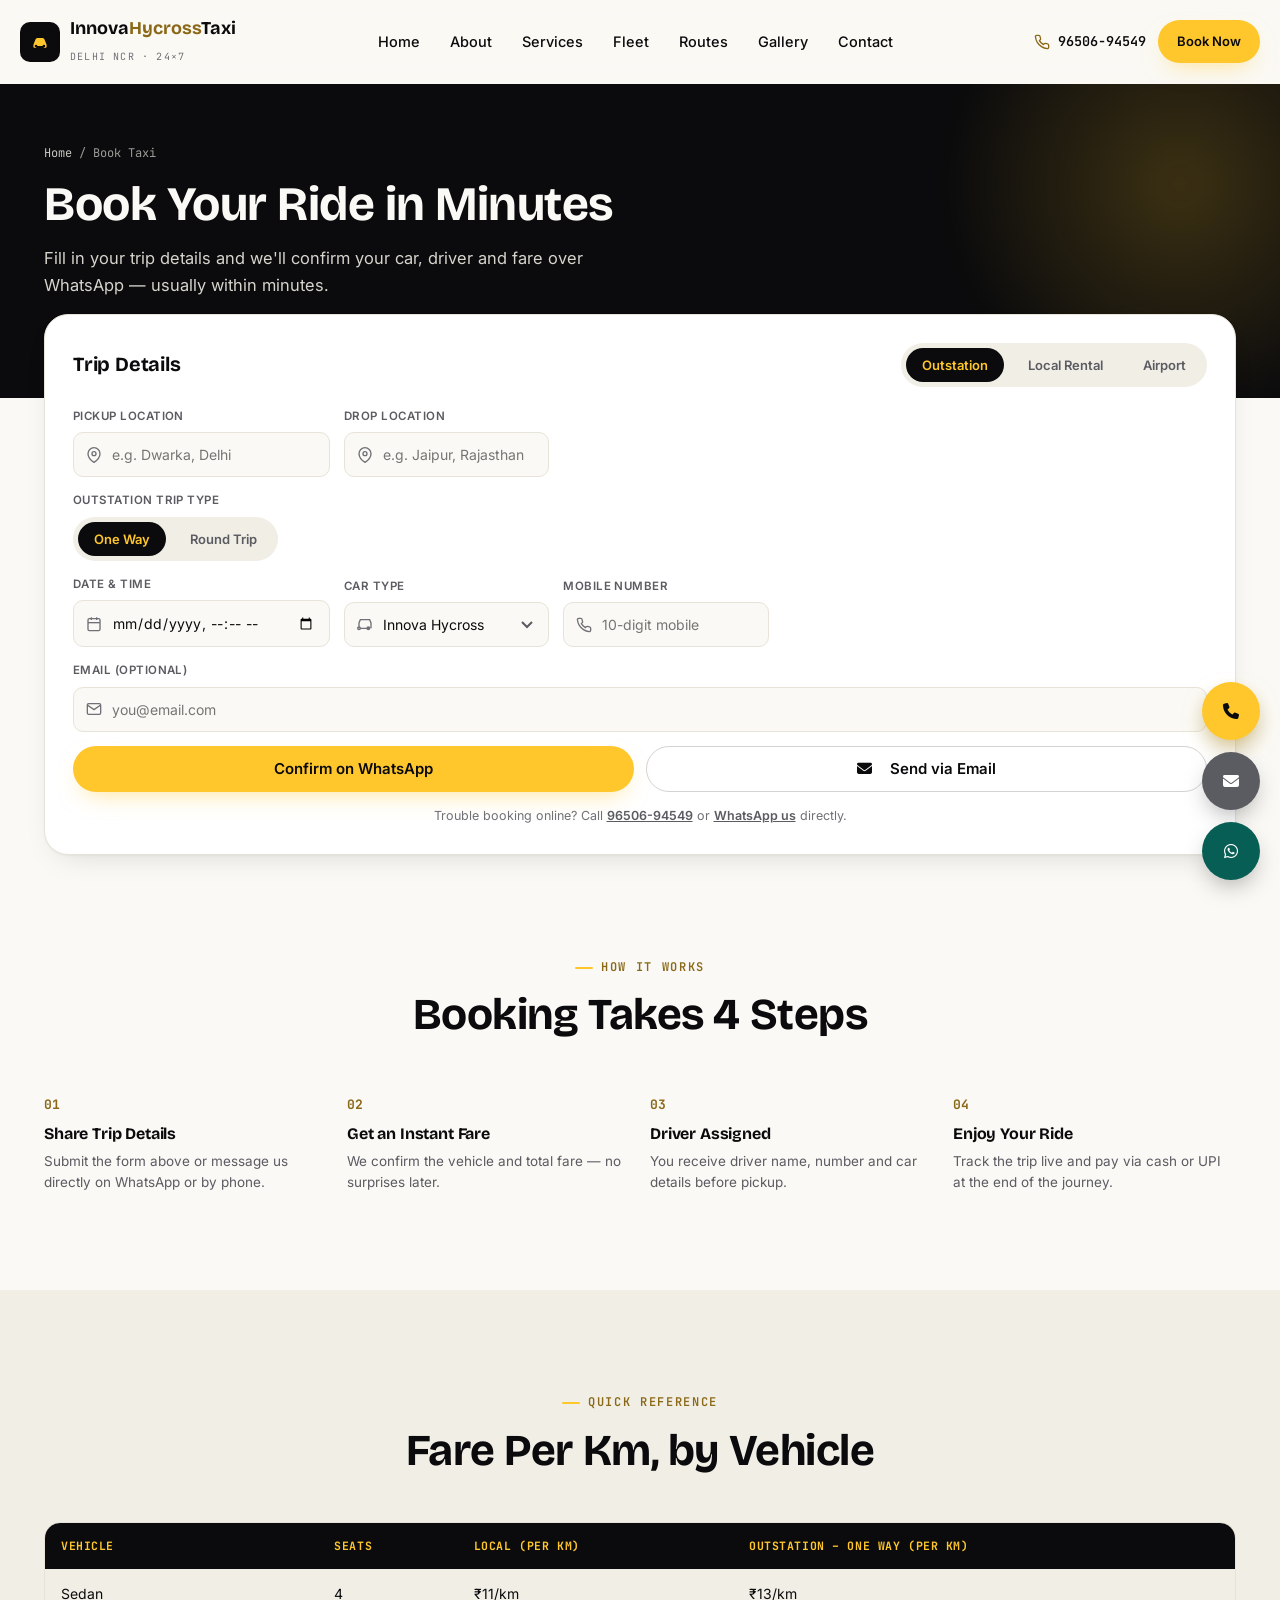
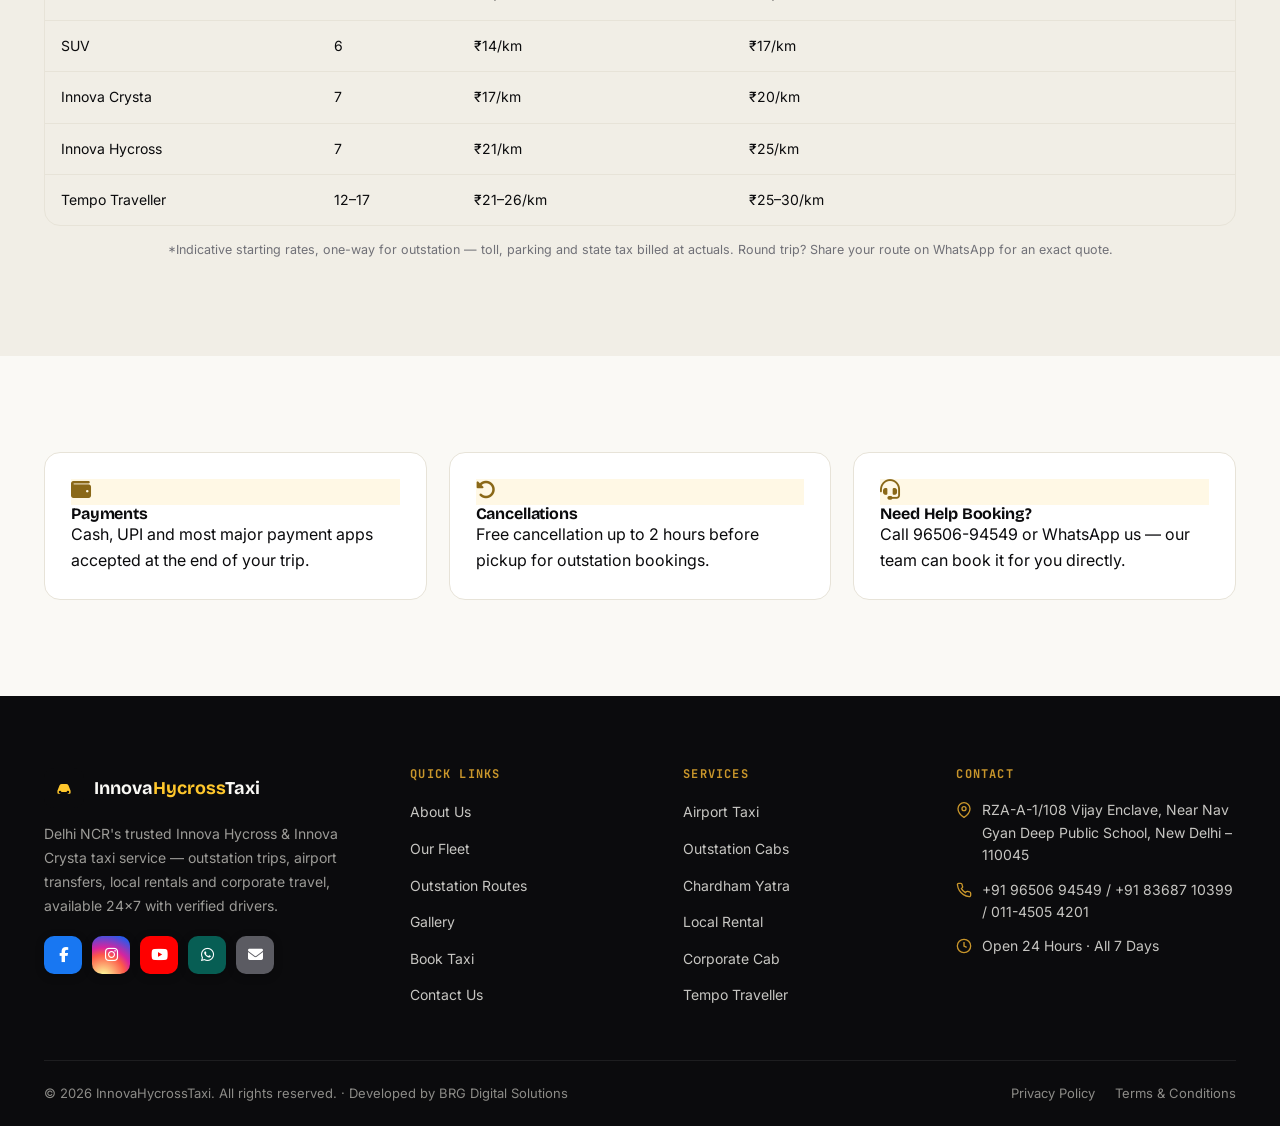
<file: book.html>
<!DOCTYPE html>
<html lang="en">
<head>
<meta charset="UTF-8">
<meta name="viewport" content="width=device-width, initial-scale=1.0">
<title>Book Taxi Online | InnovaHycrossTaxi Instant Booking</title>
<meta name="description" content="Book your Innova Hycross, Innova Crysta, SUV or Tempo Traveller taxi online in minutes. Instant WhatsApp confirmation, 24x7 in Delhi NCR.">
<meta name="keywords" content="book innova hycross taxi online, how to book outstation taxi, innova hycross taxi booking app, 24x7 innova hycross taxi service">
<link rel="canonical" href="https://InnovaHycrossTaxi.com/book.html">
<meta name="robots" content="index, follow">
<meta name="geo.region" content="IN-DL">
<meta name="geo.placename" content="Delhi">

<!-- Open Graph -->
<meta property="og:type" content="website">
<meta property="og:title" content="Book Taxi Online | InnovaHycrossTaxi Instant Booking">
<meta property="og:description" content="Book your Innova Hycross, Innova Crysta, SUV or Tempo Traveller taxi online in minutes. Instant WhatsApp confirmation, 24x7 in Delhi NCR.">
<meta property="og:url" content="https://InnovaHycrossTaxi.com/book.html">
<meta property="og:site_name" content="InnovaHycrossTaxi">
<meta property="og:locale" content="en_IN">
<meta property="og:image" content="https://InnovaHycrossTaxi.com/assets/img/fleet-hycross.webp">
<meta property="og:image:width" content="1200">
<meta property="og:image:height" content="675">
<meta property="og:image:alt" content="InnovaHycrossTaxi - Innova Hycross taxi in Delhi NCR">
<meta name="twitter:card" content="summary_large_image">
<meta name="twitter:title" content="Book Taxi Online | InnovaHycrossTaxi Instant Booking">
<meta name="twitter:description" content="Book your Innova Hycross, Innova Crysta, SUV or Tempo Traveller taxi online in minutes. Instant WhatsApp confirmation, 24x7 in Delhi NCR.">
<meta name="twitter:image" content="https://InnovaHycrossTaxi.com/assets/img/fleet-hycross.webp">

<link rel="icon" type="image/svg+xml" href="data:image/svg+xml,<svg xmlns=%22http://www.w3.org/2000/svg%22 viewBox=%220 0 100 100%22><rect width=%22100%22 height=%22100%22 rx=%2222%22 fill=%22%230B0B0D%22/><path d=%22M20 62 L30 38 Q33 32 40 32 L60 32 Q67 32 70 38 L80 62 L80 72 Q80 76 76 76 L70 76 Q66 76 66 72 L66 68 L34 68 L34 72 Q34 76 30 76 L24 76 Q20 76 20 72 Z%22 fill=%22%23FFC72C%22/><circle cx=%2232%22 cy=%2268%22 r=%226%22 fill=%22%230B0B0D%22/><circle cx=%2268%22 cy=%2268%22 r=%226%22 fill=%22%230B0B0D%22/></svg>">

<link rel="preconnect" href="https://fonts.googleapis.com">
<link rel="preconnect" href="https://fonts.gstatic.com" crossorigin>
<link rel="preconnect" href="https://cdnjs.cloudflare.com" crossorigin>
<link href="https://fonts.googleapis.com/css2?family=Bricolage+Grotesque:opsz,wght@12..96,400..800&family=Inter:wght@400;500;600;700;800&family=JetBrains+Mono:wght@400;500;600;700&display=swap" rel="stylesheet">
<link rel="stylesheet" href="https://cdnjs.cloudflare.com/ajax/libs/font-awesome/6.5.2/css/all.min.css">
<link rel="stylesheet" href="assets/css/style.css">

<!-- LocalBusiness structured data for local SEO. NOTE: latitude/longitude below are
     approximate for the Vijay Enclave / Najafgarh area — replace with the exact
     coordinates from Google Maps for this address before going live. -->
<script type="application/ld+json">
{
  "@context": "https://schema.org",
  "@type": "TaxiService",
  "name": "InnovaHycrossTaxi",
  "image": "https://InnovaHycrossTaxi.com/assets/img/fleet-hycross.webp",
  "url": "https://InnovaHycrossTaxi.com",
  "telephone": "+91-9650694549",
  "priceRange": "₹₹",
  "contactPoint": [
    {
      "@type": "ContactPoint",
      "telephone": "+91-9650694549",
      "contactType": "reservations",
      "areaServed": "IN",
      "availableLanguage": ["en", "hi"]
    },
    {
      "@type": "ContactPoint",
      "telephone": "+91-8368710399",
      "contactType": "customer service",
      "areaServed": "IN",
      "availableLanguage": ["en", "hi"]
    },
    {
      "@type": "ContactPoint",
      "telephone": "+91-11-45054201",
      "contactType": "customer service",
      "areaServed": "IN",
      "availableLanguage": ["en", "hi"]
    }
  ],
  "address": {
    "@type": "PostalAddress",
    "streetAddress": "RZA-A-1/108 Vijay Enclave, Near Nav Gyan Deep Public School",
    "addressLocality": "Delhi",
    "postalCode": "110045",
    "addressCountry": "IN"
  },
  "geo": {
    "@type": "GeoCoordinates",
    "latitude": 28.6099,
    "longitude": 76.9843
  },
  "openingHoursSpecification": {
    "@type": "OpeningHoursSpecification",
    "dayOfWeek": ["Monday","Tuesday","Wednesday","Thursday","Friday","Saturday","Sunday"],
    "opens": "00:00",
    "closes": "23:59"
  },
  "areaServed": "Delhi NCR",
  "sameAs": [
    "https://www.facebook.com/share/1CkwwrY1pN/",
    "https://www.instagram.com/innovahycrosstaxicom",
    "https://www.youtube.com/@INNONAHYCROSSTAXISERVICETAXISE"
  ]
}
</script>
<script type="application/ld+json">
{
  "@context": "https://schema.org",
  "@type": "BreadcrumbList",
  "itemListElement": [
    {
      "@type": "ListItem",
      "position": 1,
      "name": "Home",
      "item": "https://InnovaHycrossTaxi.com/"
    },
    {
      "@type": "ListItem",
      "position": 2,
      "name": "Book Now",
      "item": "https://InnovaHycrossTaxi.com/book.html"
    }
  ]
}
</script>
</head>
<body>
<a href="#main" class="visually-hidden-focusable" style="position:absolute;left:-999px;top:0;background:#FFC72C;color:#0B0B0D;padding:10px 16px;z-index:999;border-radius:0 0 8px 0;">Skip to content</a>

<header class="site-header">
  <div class="container nav">
    <a href="index.html" class="brand" aria-label="InnovaHycrossTaxi home">
      <span class="brand-mark">
        <svg viewBox="0 0 100 100" fill="none" xmlns="http://www.w3.org/2000/svg"><path d="M20 62 L30 38 Q33 32 40 32 L60 32 Q67 32 70 38 L80 62 L80 72 Q80 76 76 76 L70 76 Q66 76 66 72 L66 68 L34 68 L34 72 Q34 76 30 76 L24 76 Q20 76 20 72 Z" fill="#FFC72C"/><circle cx="32" cy="68" r="6" fill="#0B0B0D"/><circle cx="68" cy="68" r="6" fill="#0B0B0D"/></svg>
      </span>
      <span>
        <span class="brand-word">Innova<span>Hycross</span>Taxi</span><br>
        <span class="brand-tag">Delhi NCR · 24×7</span>
      </span>
    </a>

    <nav class="nav-links" aria-label="Primary">
      <a href="index.html" class="">Home</a>
      <a href="about.html" class="">About</a>
      <a href="services.html" class="">Services</a>
      <a href="fleet.html" class="">Fleet</a>
      <a href="routes.html" class="">Routes</a>
      <a href="gallery.html" class="">Gallery</a>
      <a href="contact.html" class="">Contact</a>
    </nav>

    <div class="nav-cta">
      <a href="tel:+919650694549" class="nav-call">
        <svg viewBox="0 0 24 24" fill="none" stroke="currentColor" stroke-width="2" stroke-linecap="round" stroke-linejoin="round"><path d="M22 16.92v3a2 2 0 0 1-2.18 2 19.79 19.79 0 0 1-8.63-3.07 19.5 19.5 0 0 1-6-6 19.79 19.79 0 0 1-3.07-8.67A2 2 0 0 1 4.11 2h3a2 2 0 0 1 2 1.72c.127.96.361 1.903.7 2.81a2 2 0 0 1-.45 2.11L8.09 9.91a16 16 0 0 0 6 6l1.27-1.27a2 2 0 0 1 2.11-.45c.907.339 1.85.573 2.81.7A2 2 0 0 1 22 16.92z"/></svg>
        96506-94549
      </a>
      <a href="book.html" class="btn btn-primary btn-sm">Book Now</a>
    </div>

    <button class="nav-toggle" data-nav-open aria-label="Open menu">
      <svg viewBox="0 0 24 24" fill="none" stroke="currentColor" stroke-width="2" stroke-linecap="round"><line x1="4" y1="7" x2="20" y2="7"/><line x1="4" y1="12" x2="20" y2="12"/><line x1="4" y1="17" x2="20" y2="17"/></svg>
    </button>
  </div>
</header>

<div class="mobile-panel">
  <div class="mobile-panel-top">
    <span class="brand-word" style="color:#FAF9F5;">Innova<span style="color:#FFC72C;">Hycross</span>Taxi</span>
    <button class="nav-toggle" data-nav-close aria-label="Close menu">
      <svg viewBox="0 0 24 24" fill="none" stroke="currentColor" stroke-width="2" stroke-linecap="round"><line x1="6" y1="6" x2="18" y2="18"/><line x1="6" y1="18" x2="18" y2="6"/></svg>
    </button>
  </div>
  <nav class="mobile-links" aria-label="Mobile">
    <a href="index.html">Home</a>
    <a href="about.html">About</a>
    <a href="services.html">Services</a>
    <a href="fleet.html">Fleet</a>
    <a href="routes.html">Routes</a>
    <a href="gallery.html">Gallery</a>
    <a href="contact.html">Contact</a>
  </nav>
  <div class="mobile-actions">
    <a href="book.html" class="btn btn-primary btn-block">Book Your Ride</a>
    <a href="tel:+919650694549" class="btn btn-outline btn-block" style="border-color:rgba(255,255,255,.3);color:#FAF9F5;">Call 96506-94549</a>
    <a href="https://wa.me/919650694549" class="btn btn-ghost-wa btn-block" target="_blank" rel="noopener">WhatsApp Us</a>
  </div>
  <div class="mobile-contact">
    RZA-A-1/108 Vijay Enclave, Near Nav Gyan Deep Public School, New Delhi – 110045<br>
    <a href="tel:+919650694549">+91 96506 94549</a> · <a href="tel:+918368710399">+91 83687 10399</a> · <a href="tel:+911145054201">011-4505 4201</a><br>
    Open 24 Hours, All Days
  </div>
</div>

<main id="main">
<section class="page-hero" style="padding-bottom:100px;">
  <div class="hero-glow"></div>
  <div class="container">
    <div class="breadcrumb"><a href="index.html">Home</a> / Book Taxi</div>
    <h1>Book Your Ride in Minutes</h1>
    <p>Fill in your trip details and we'll confirm your car, driver and fare over WhatsApp — usually within minutes.</p>
  </div>
</section>

<div class="container">
  <div class="booking-widget reveal" style="margin-top:-84px;">
    <div class="booking-card">
      <div class="booking-card-head">
        <h2>Trip Details</h2>
        <div class="tab-row" role="tablist" aria-label="Trip type">
          <button type="button" class="tab-btn is-active" data-trip-tab="Outstation">Outstation</button>
          <button type="button" class="tab-btn" data-trip-tab="Local Rental">Local Rental</button>
          <button type="button" class="tab-btn" data-trip-tab="Airport">Airport</button>
        </div>
      </div>
      <form class="booking-grid" data-booking-form data-trip-type="Outstation" data-outstation-type="One Way" data-airport-type="Airport Drop">
        <div class="field">
          <label for="bpickup">Pickup Location</label>
          <div class="input-wrap">
            <svg viewBox="0 0 24 24" fill="none" stroke="currentColor" stroke-width="2"><path d="M21 10c0 7-9 13-9 13s-9-6-9-13a9 9 0 0 1 18 0z"/><circle cx="12" cy="10" r="3"/></svg>
            <input type="text" id="bpickup" name="pickup" placeholder="e.g. Dwarka, Delhi" autocomplete="off" data-location-input required>
            <div class="location-suggestions" data-suggestions-for="bpickup" role="listbox"></div>
          </div>
        </div>
        <div class="field" data-drop-field>
          <label for="bdrop">Drop Location</label>
          <div class="input-wrap">
            <svg viewBox="0 0 24 24" fill="none" stroke="currentColor" stroke-width="2"><path d="M21 10c0 7-9 13-9 13s-9-6-9-13a9 9 0 0 1 18 0z"/><circle cx="12" cy="10" r="3"/></svg>
            <input type="text" id="bdrop" name="drop" placeholder="e.g. Jaipur, Rajasthan" autocomplete="off" data-location-input required>
            <div class="location-suggestions" data-suggestions-for="bdrop" role="listbox"></div>
          </div>
        </div>
        <div class="field" data-outstation-subtype-field style="grid-column: 1 / -1;">
          <label>Outstation Trip Type</label>
          <div class="tab-row" role="tablist" aria-label="One way or round trip" data-subtype-row="data-outstation-type" style="width:fit-content;">
            <button type="button" class="tab-btn is-active" data-trip-subtype="One Way">One Way</button>
            <button type="button" class="tab-btn" data-trip-subtype="Round Trip">Round Trip</button>
          </div>
        </div>
        <div class="field" data-airport-subtype-field style="grid-column: 1 / -1; display:none;">
          <label>Airport Direction</label>
          <div class="tab-row" role="tablist" aria-label="Airport pickup or drop" data-subtype-row="data-airport-type" style="width:fit-content;">
            <button type="button" class="tab-btn" data-trip-subtype="Airport Pickup">Airport Pickup</button>
            <button type="button" class="tab-btn is-active" data-trip-subtype="Airport Drop">Airport Drop</button>
          </div>
        </div>
        <div class="field">
          <label for="bdatetime">Date &amp; Time</label>
          <div class="input-wrap">
            <svg viewBox="0 0 24 24" fill="none" stroke="currentColor" stroke-width="2"><rect x="3" y="4" width="18" height="18" rx="2"/><line x1="16" y1="2" x2="16" y2="6"/><line x1="8" y1="2" x2="8" y2="6"/><line x1="3" y1="10" x2="21" y2="10"/></svg>
            <input type="datetime-local" id="bdatetime" name="datetime" required>
          </div>
        </div>
        <div class="field">
          <label for="bcarType">Car Type</label>
          <div class="input-wrap">
            <svg viewBox="0 0 24 24" fill="none" stroke="currentColor" stroke-width="2"><path d="M5 17h14M5 17a2 2 0 1 1-4 0 2 2 0 0 1 4 0zm14 0a2 2 0 1 1-4 0 2 2 0 0 1 4 0zM3 17V9l2-5h14l2 5v8"/></svg>
            <select id="bcarType" name="carType" required>
              <option>Sedan</option>
              <option>SUV</option>
              <option>Innova Crysta</option>
              <option selected>Innova Hycross</option>
              <option>Tempo Traveller</option>
            </select>
          </div>
        </div>
        <div class="field">
          <label for="bmobile">Mobile Number</label>
          <div class="input-wrap">
            <svg viewBox="0 0 24 24" fill="none" stroke="currentColor" stroke-width="2"><path d="M22 16.92v3a2 2 0 0 1-2.18 2 19.79 19.79 0 0 1-8.63-3.07 19.5 19.5 0 0 1-6-6 19.79 19.79 0 0 1-3.07-8.67A2 2 0 0 1 4.11 2h3a2 2 0 0 1 2 1.72c.127.96.361 1.903.7 2.81a2 2 0 0 1-.45 2.11L8.09 9.91a16 16 0 0 0 6 6l1.27-1.27a2 2 0 0 1 2.11-.45c.907.339 1.85.573 2.81.7A2 2 0 0 1 22 16.92z"/></svg>
            <input type="tel" id="bmobile" name="mobile" placeholder="10-digit mobile" pattern="[6-9][0-9]{9}" maxlength="10" required>
          </div>
        </div>
        <div class="field booking-email-field">
          <label for="bemail">Email (optional)</label>
          <div class="input-wrap">
            <svg viewBox="0 0 24 24" fill="none" stroke="currentColor" stroke-width="2"><path d="M4 4h16c1.1 0 2 .9 2 2v12c0 1.1-.9 2-2 2H4c-1.1 0-2-.9-2-2V6c0-1.1.9-2 2-2z"/><polyline points="22,6 12,13 2,6"/></svg>
            <input type="email" id="bemail" name="email" placeholder="you@email.com">
          </div>
        </div>
        <div class="trip-estimate" data-trip-estimate>
          <span class="trip-estimate-label">Estimated trip</span>
          <span class="trip-estimate-spinner"></span>
          <span class="trip-estimate-chips">
            <span class="meter meter--light"><span data-estimate-distance>—</span></span>
            <span class="meter meter--light"><span data-estimate-duration>—</span></span>
          </span>
        </div>
        <div class="booking-submit-row">
          <button type="submit" class="btn btn-primary booking-submit">Confirm on WhatsApp</button>
          <button type="button" class="btn btn-outline" data-booking-email-btn><i class="fa-solid fa-envelope"></i>&nbsp; Send via Email</button>
        </div>
        <div class="form-success" data-booking-success>
          <svg class="icon-success" viewBox="0 0 24 24" fill="none" stroke="currentColor" stroke-width="2"><path d="M20 6L9 17l-5-5"/></svg>
          <svg class="icon-fallback" viewBox="0 0 24 24" fill="none" stroke="currentColor" stroke-width="2"><path d="M12 9v4M12 17h.01M10.29 3.86L1.82 18a2 2 0 0 0 1.71 3h16.94a2 2 0 0 0 1.71-3L13.71 3.86a2 2 0 0 0-3.42 0z"/></svg>
          <span data-booking-success-text></span>
        </div>
        <p class="booking-fallback-note">Trouble booking online? Call <a href="tel:+919650694549">96506-94549</a> or <a href="https://wa.me/919650694549" target="_blank" rel="noopener">WhatsApp us</a> directly.</p>
      </form>
    </div>
  </div>
</div>

<section class="section">
  <div class="container">
    <div class="section-head center reveal">
      <span class="eyebrow" style="justify-content:center;">How It Works</span>
      <h2 class="section-title">Booking Takes 4 Steps</h2>
    </div>
    <div class="step-row reveal">
      <div class="step-card">
        <div class="step-num">01</div>
        <h3>Share Trip Details</h3>
        <p>Submit the form above or message us directly on WhatsApp or by phone.</p>
      </div>
      <div class="step-card">
        <div class="step-num">02</div>
        <h3>Get an Instant Fare</h3>
        <p>We confirm the vehicle and total fare — no surprises later.</p>
      </div>
      <div class="step-card">
        <div class="step-num">03</div>
        <h3>Driver Assigned</h3>
        <p>You receive driver name, number and car details before pickup.</p>
      </div>
      <div class="step-card">
        <div class="step-num">04</div>
        <h3>Enjoy Your Ride</h3>
        <p>Track the trip live and pay via cash or UPI at the end of the journey.</p>
      </div>
    </div>
  </div>
</section>

<section class="section section--dim">
  <div class="container">
    <div class="section-head center reveal">
      <span class="eyebrow" style="justify-content:center;">Quick Reference</span>
      <h2 class="section-title">Fare Per Km, by Vehicle</h2>
    </div>
    <div class="table-wrap reveal">
      <table class="pricing">
        <thead>
          <tr><th>Vehicle</th><th>Seats</th><th>Local (per km)</th><th>Outstation – One Way (per km)</th></tr>
        </thead>
        <tbody>
          <tr><td>Sedan</td><td>4</td><td>₹11/km</td><td>₹13/km</td></tr>
          <tr><td>SUV</td><td>6</td><td>₹14/km</td><td>₹17/km</td></tr>
          <tr><td>Innova Crysta</td><td>7</td><td>₹17/km</td><td>₹20/km</td></tr>
          <tr><td>Innova Hycross</td><td>7</td><td>₹21/km</td><td>₹25/km</td></tr>
          <tr><td>Tempo Traveller</td><td>12–17</td><td>₹21–26/km</td><td>₹25–30/km</td></tr>
        </tbody>
      </table>
    </div>
    <p class="form-note reveal" style="margin-top:14px; text-align:center;">*Indicative starting rates, one-way for outstation — toll, parking and state tax billed at actuals. Round trip? Share your route on WhatsApp for an exact quote.</p>
  </div>
</section>

<section class="section">
  <div class="container">
    <div class="grid grid-3">
      <div class="card value-card reveal">
        <div class="icon-box"><i class="fa-solid fa-wallet"></i></div>
        <h3>Payments</h3>
        <p>Cash, UPI and most major payment apps accepted at the end of your trip.</p>
      </div>
      <div class="card value-card reveal reveal-delay-1">
        <div class="icon-box"><i class="fa-solid fa-rotate-left"></i></div>
        <h3>Cancellations</h3>
        <p>Free cancellation up to 2 hours before pickup for outstation bookings.</p>
      </div>
      <div class="card value-card reveal reveal-delay-2">
        <div class="icon-box"><i class="fa-solid fa-headset"></i></div>
        <h3>Need Help Booking?</h3>
        <p>Call 96506-94549 or WhatsApp us — our team can book it for you directly.</p>
      </div>
    </div>
  </div>
</section>
</main>

<footer class="site-footer">
  <div class="container">
    <div class="footer-grid">
      <div class="footer-brand">
        <a href="index.html" class="brand">
          <span class="brand-mark">
            <svg viewBox="0 0 100 100" fill="none" xmlns="http://www.w3.org/2000/svg"><path d="M20 62 L30 38 Q33 32 40 32 L60 32 Q67 32 70 38 L80 62 L80 72 Q80 76 76 76 L70 76 Q66 76 66 72 L66 68 L34 68 L34 72 Q34 76 30 76 L24 76 Q20 76 20 72 Z" fill="#FFC72C"/><circle cx="32" cy="68" r="6" fill="#0B0B0D"/><circle cx="68" cy="68" r="6" fill="#0B0B0D"/></svg>
          </span>
          <span class="brand-word" style="color:#FAF9F5;">Innova<span style="color:#FFC72C;">Hycross</span>Taxi</span>
        </a>
        <p>Delhi NCR's trusted Innova Hycross &amp; Innova Crysta taxi service — outstation trips, airport transfers, local rentals and corporate travel, available 24×7 with verified drivers.</p>
        <div class="footer-social">
          <a class="social-btn social-fb" href="https://www.facebook.com/share/1CkwwrY1pN/" target="_blank" rel="noopener" aria-label="Facebook"><i class="fa-brands fa-facebook-f"></i></a>
          <a class="social-btn social-ig" href="https://www.instagram.com/innovahycrosstaxicom" target="_blank" rel="noopener" aria-label="Instagram"><i class="fa-brands fa-instagram"></i></a>
          <a class="social-btn social-yt" href="https://www.youtube.com/@INNONAHYCROSSTAXISERVICETAXISE" target="_blank" rel="noopener" aria-label="YouTube"><i class="fa-brands fa-youtube"></i></a>
          <a class="social-btn social-wa" href="https://wa.me/919650694549" target="_blank" rel="noopener" aria-label="WhatsApp"><i class="fa-brands fa-whatsapp"></i></a>
            <a class="social-btn social-mail" href="mailto:info@InnovaHycrossTaxi.com" aria-label="Email"><i class="fa-solid fa-envelope"></i></a>
        </div>
      </div>

      <div class="footer-col">
        <h3>Quick Links</h3>
        <ul>
          <li><a href="about.html">About Us</a></li>
          <li><a href="fleet.html">Our Fleet</a></li>
          <li><a href="routes.html">Outstation Routes</a></li>
          <li><a href="gallery.html">Gallery</a></li>
          <li><a href="book.html">Book Taxi</a></li>
          <li><a href="contact.html">Contact Us</a></li>
        </ul>
      </div>

      <div class="footer-col">
        <h3>Services</h3>
        <ul>
          <li><a href="services.html#airport">Airport Taxi</a></li>
          <li><a href="services.html#outstation">Outstation Cabs</a></li>
          <li><a href="services.html#chardham">Chardham Yatra</a></li>
          <li><a href="services.html#local">Local Rental</a></li>
          <li><a href="services.html#corporate">Corporate Cab</a></li>
          <li><a href="services.html#tempo">Tempo Traveller</a></li>
        </ul>
      </div>

      <div class="footer-col">
        <h3>Contact</h3>
        <div class="contact-line">
          <svg viewBox="0 0 24 24" fill="none" stroke="currentColor" stroke-width="2"><path d="M21 10c0 7-9 13-9 13s-9-6-9-13a9 9 0 0 1 18 0z"/><circle cx="12" cy="10" r="3"/></svg>
          <span>RZA-A-1/108 Vijay Enclave, Near Nav Gyan Deep Public School, New Delhi – 110045</span>
        </div>
        <div class="contact-line">
          <svg viewBox="0 0 24 24" fill="none" stroke="currentColor" stroke-width="2"><path d="M22 16.92v3a2 2 0 0 1-2.18 2 19.79 19.79 0 0 1-8.63-3.07 19.5 19.5 0 0 1-6-6 19.79 19.79 0 0 1-3.07-8.67A2 2 0 0 1 4.11 2h3a2 2 0 0 1 2 1.72c.127.96.361 1.903.7 2.81a2 2 0 0 1-.45 2.11L8.09 9.91a16 16 0 0 0 6 6l1.27-1.27a2 2 0 0 1 2.11-.45c.907.339 1.85.573 2.81.7A2 2 0 0 1 22 16.92z"/></svg>
          <span><a href="tel:+919650694549">+91 96506 94549</a> / <a href="tel:+918368710399">+91 83687 10399</a> / <a href="tel:+911145054201">011-4505 4201</a></span>
        </div>
        <div class="contact-line">
          <svg viewBox="0 0 24 24" fill="none" stroke="currentColor" stroke-width="2"><circle cx="12" cy="12" r="10"/><polyline points="12 6 12 12 16 14"/></svg>
          <span>Open 24 Hours · All 7 Days</span>
        </div>
      </div>
    </div>

    <div class="footer-bottom">
      <span>© <span data-year>2026</span> InnovaHycrossTaxi. All rights reserved. · Developed by <a href="https://www.brgdigitalsolutions.in" target="_blank" rel="noopener">BRG Digital Solutions</a></span>
      <div class="footer-legal">
        <a href="privacy.html">Privacy Policy</a>
        <a href="terms.html">Terms &amp; Conditions</a>
      </div>
    </div>
  </div>
</footer>

<div class="float-stack">
  <a href="tel:+919650694549" class="float-btn float-call" aria-label="Call InnovaHycrossTaxi">
    <i class="fa-solid fa-phone"></i>
  </a>
  <a href="mailto:info@InnovaHycrossTaxi.com" class="float-btn float-mail" aria-label="Email InnovaHycrossTaxi">
    <i class="fa-solid fa-envelope"></i>
  </a>
  <a href="https://wa.me/919650694549?text=Hi%20InnovaHycrossTaxi%2C%20I%27d%20like%20to%20book%20a%20cab." class="float-btn float-wa" target="_blank" rel="noopener" aria-label="Chat on WhatsApp">
    <i class="fa-brands fa-whatsapp"></i>
  </a>
</div>

<div class="sticky-cta-mobile">
  <a href="tel:+919650694549" class="btn btn-outline" style="border-color:rgba(255,255,255,.25);color:#FAF9F5;"><i class="fa-solid fa-phone"></i>&nbsp; Call</a>
  <a href="https://wa.me/919650694549" target="_blank" rel="noopener" class="btn btn-ghost-wa"><i class="fa-brands fa-whatsapp"></i>&nbsp; WhatsApp</a>
  <a href="book.html" class="btn btn-primary">Book Now</a>
</div>

<script src="assets/js/main.js"></script>
</body>
</html>
</file>
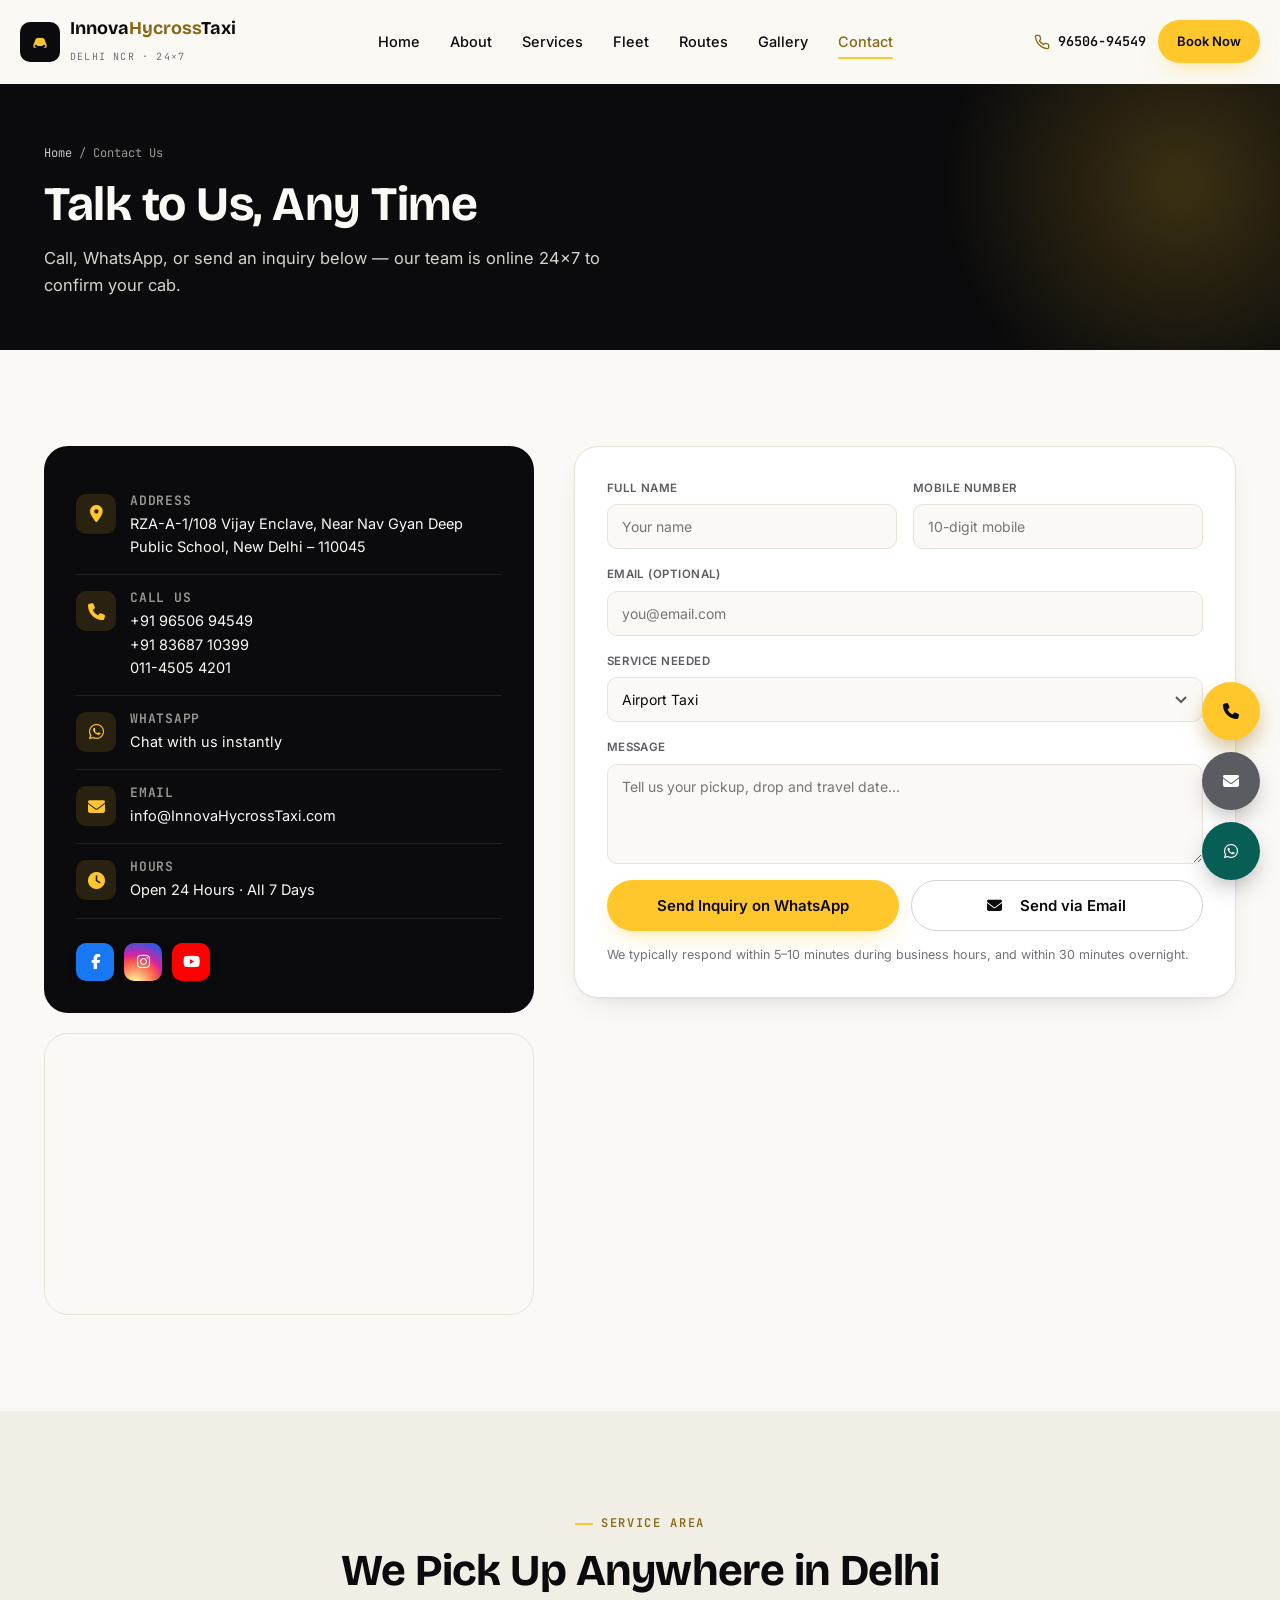
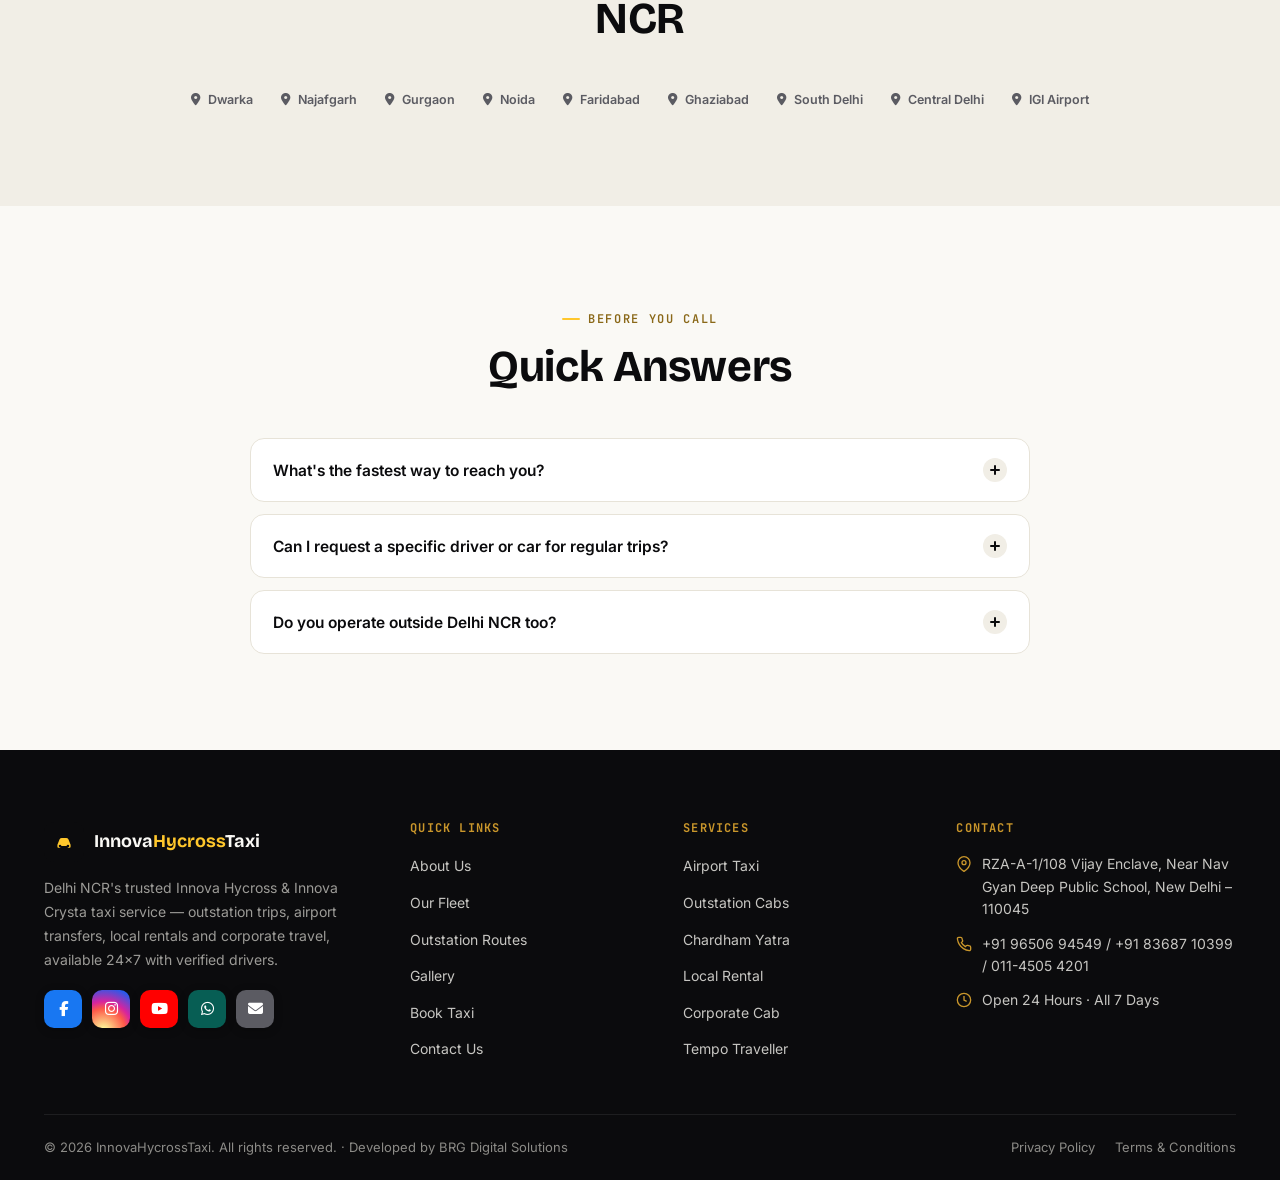
<file: contact.html>
<!DOCTYPE html>
<html lang="en">
<head>
<meta charset="UTF-8">
<meta name="viewport" content="width=device-width, initial-scale=1.0">
<title>Contact Us | InnovaHycrossTaxi - Call, WhatsApp or Visit</title>
<meta name="description" content="Contact InnovaHycrossTaxi in Vijay Enclave, New Delhi. Call +91 96506 94549 / 011-4505 4201, WhatsApp us, or send an inquiry - we're available 24x7.">
<meta name="keywords" content="innovahycrosstaxi taxi fare, taxi service near landmark airport, innova hycross taxi in delhi">
<link rel="canonical" href="https://InnovaHycrossTaxi.com/contact.html">
<meta name="robots" content="index, follow">
<meta name="geo.region" content="IN-DL">
<meta name="geo.placename" content="Delhi">

<!-- Open Graph -->
<meta property="og:type" content="website">
<meta property="og:title" content="Contact Us | InnovaHycrossTaxi - Call, WhatsApp or Visit">
<meta property="og:description" content="Contact InnovaHycrossTaxi in Vijay Enclave, New Delhi. Call +91 96506 94549 / 011-4505 4201, WhatsApp us, or send an inquiry - we're available 24x7.">
<meta property="og:url" content="https://InnovaHycrossTaxi.com/contact.html">
<meta property="og:site_name" content="InnovaHycrossTaxi">
<meta property="og:locale" content="en_IN">
<meta property="og:image" content="https://InnovaHycrossTaxi.com/assets/img/fleet-hycross.webp">
<meta property="og:image:width" content="1200">
<meta property="og:image:height" content="675">
<meta property="og:image:alt" content="InnovaHycrossTaxi - Innova Hycross taxi in Delhi NCR">
<meta name="twitter:card" content="summary_large_image">
<meta name="twitter:title" content="Contact Us | InnovaHycrossTaxi - Call, WhatsApp or Visit">
<meta name="twitter:description" content="Contact InnovaHycrossTaxi in Vijay Enclave, New Delhi. Call +91 96506 94549 / 011-4505 4201, WhatsApp us, or send an inquiry - we're available 24x7.">
<meta name="twitter:image" content="https://InnovaHycrossTaxi.com/assets/img/fleet-hycross.webp">

<link rel="icon" type="image/svg+xml" href="data:image/svg+xml,<svg xmlns=%22http://www.w3.org/2000/svg%22 viewBox=%220 0 100 100%22><rect width=%22100%22 height=%22100%22 rx=%2222%22 fill=%22%230B0B0D%22/><path d=%22M20 62 L30 38 Q33 32 40 32 L60 32 Q67 32 70 38 L80 62 L80 72 Q80 76 76 76 L70 76 Q66 76 66 72 L66 68 L34 68 L34 72 Q34 76 30 76 L24 76 Q20 76 20 72 Z%22 fill=%22%23FFC72C%22/><circle cx=%2232%22 cy=%2268%22 r=%226%22 fill=%22%230B0B0D%22/><circle cx=%2268%22 cy=%2268%22 r=%226%22 fill=%22%230B0B0D%22/></svg>">

<link rel="preconnect" href="https://fonts.googleapis.com">
<link rel="preconnect" href="https://fonts.gstatic.com" crossorigin>
<link rel="preconnect" href="https://cdnjs.cloudflare.com" crossorigin>
<link href="https://fonts.googleapis.com/css2?family=Bricolage+Grotesque:opsz,wght@12..96,400..800&family=Inter:wght@400;500;600;700;800&family=JetBrains+Mono:wght@400;500;600;700&display=swap" rel="stylesheet">
<link rel="stylesheet" href="https://cdnjs.cloudflare.com/ajax/libs/font-awesome/6.5.2/css/all.min.css">
<link rel="stylesheet" href="assets/css/style.css">

<!-- LocalBusiness structured data for local SEO. NOTE: latitude/longitude below are
     approximate for the Vijay Enclave / Najafgarh area — replace with the exact
     coordinates from Google Maps for this address before going live. -->
<script type="application/ld+json">
{
  "@context": "https://schema.org",
  "@type": "TaxiService",
  "name": "InnovaHycrossTaxi",
  "image": "https://InnovaHycrossTaxi.com/assets/img/fleet-hycross.webp",
  "url": "https://InnovaHycrossTaxi.com",
  "telephone": "+91-9650694549",
  "priceRange": "₹₹",
  "contactPoint": [
    {
      "@type": "ContactPoint",
      "telephone": "+91-9650694549",
      "contactType": "reservations",
      "areaServed": "IN",
      "availableLanguage": ["en", "hi"]
    },
    {
      "@type": "ContactPoint",
      "telephone": "+91-8368710399",
      "contactType": "customer service",
      "areaServed": "IN",
      "availableLanguage": ["en", "hi"]
    },
    {
      "@type": "ContactPoint",
      "telephone": "+91-11-45054201",
      "contactType": "customer service",
      "areaServed": "IN",
      "availableLanguage": ["en", "hi"]
    }
  ],
  "address": {
    "@type": "PostalAddress",
    "streetAddress": "RZA-A-1/108 Vijay Enclave, Near Nav Gyan Deep Public School",
    "addressLocality": "Delhi",
    "postalCode": "110045",
    "addressCountry": "IN"
  },
  "geo": {
    "@type": "GeoCoordinates",
    "latitude": 28.6099,
    "longitude": 76.9843
  },
  "openingHoursSpecification": {
    "@type": "OpeningHoursSpecification",
    "dayOfWeek": ["Monday","Tuesday","Wednesday","Thursday","Friday","Saturday","Sunday"],
    "opens": "00:00",
    "closes": "23:59"
  },
  "areaServed": "Delhi NCR",
  "sameAs": [
    "https://www.facebook.com/share/1CkwwrY1pN/",
    "https://www.instagram.com/innovahycrosstaxicom",
    "https://www.youtube.com/@INNONAHYCROSSTAXISERVICETAXISE"
  ]
}
</script>
<script type="application/ld+json">
{
  "@context": "https://schema.org",
  "@type": "BreadcrumbList",
  "itemListElement": [
    {
      "@type": "ListItem",
      "position": 1,
      "name": "Home",
      "item": "https://InnovaHycrossTaxi.com/"
    },
    {
      "@type": "ListItem",
      "position": 2,
      "name": "Contact",
      "item": "https://InnovaHycrossTaxi.com/contact.html"
    }
  ]
}
</script>
</head>
<body>
<a href="#main" class="visually-hidden-focusable" style="position:absolute;left:-999px;top:0;background:#FFC72C;color:#0B0B0D;padding:10px 16px;z-index:999;border-radius:0 0 8px 0;">Skip to content</a>

<header class="site-header">
  <div class="container nav">
    <a href="index.html" class="brand" aria-label="InnovaHycrossTaxi home">
      <span class="brand-mark">
        <svg viewBox="0 0 100 100" fill="none" xmlns="http://www.w3.org/2000/svg"><path d="M20 62 L30 38 Q33 32 40 32 L60 32 Q67 32 70 38 L80 62 L80 72 Q80 76 76 76 L70 76 Q66 76 66 72 L66 68 L34 68 L34 72 Q34 76 30 76 L24 76 Q20 76 20 72 Z" fill="#FFC72C"/><circle cx="32" cy="68" r="6" fill="#0B0B0D"/><circle cx="68" cy="68" r="6" fill="#0B0B0D"/></svg>
      </span>
      <span>
        <span class="brand-word">Innova<span>Hycross</span>Taxi</span><br>
        <span class="brand-tag">Delhi NCR · 24×7</span>
      </span>
    </a>

    <nav class="nav-links" aria-label="Primary">
      <a href="index.html" class="">Home</a>
      <a href="about.html" class="">About</a>
      <a href="services.html" class="">Services</a>
      <a href="fleet.html" class="">Fleet</a>
      <a href="routes.html" class="">Routes</a>
      <a href="gallery.html" class="">Gallery</a>
      <a href="contact.html" class="is-active">Contact</a>
    </nav>

    <div class="nav-cta">
      <a href="tel:+919650694549" class="nav-call">
        <svg viewBox="0 0 24 24" fill="none" stroke="currentColor" stroke-width="2" stroke-linecap="round" stroke-linejoin="round"><path d="M22 16.92v3a2 2 0 0 1-2.18 2 19.79 19.79 0 0 1-8.63-3.07 19.5 19.5 0 0 1-6-6 19.79 19.79 0 0 1-3.07-8.67A2 2 0 0 1 4.11 2h3a2 2 0 0 1 2 1.72c.127.96.361 1.903.7 2.81a2 2 0 0 1-.45 2.11L8.09 9.91a16 16 0 0 0 6 6l1.27-1.27a2 2 0 0 1 2.11-.45c.907.339 1.85.573 2.81.7A2 2 0 0 1 22 16.92z"/></svg>
        96506-94549
      </a>
      <a href="book.html" class="btn btn-primary btn-sm">Book Now</a>
    </div>

    <button class="nav-toggle" data-nav-open aria-label="Open menu">
      <svg viewBox="0 0 24 24" fill="none" stroke="currentColor" stroke-width="2" stroke-linecap="round"><line x1="4" y1="7" x2="20" y2="7"/><line x1="4" y1="12" x2="20" y2="12"/><line x1="4" y1="17" x2="20" y2="17"/></svg>
    </button>
  </div>
</header>

<div class="mobile-panel">
  <div class="mobile-panel-top">
    <span class="brand-word" style="color:#FAF9F5;">Innova<span style="color:#FFC72C;">Hycross</span>Taxi</span>
    <button class="nav-toggle" data-nav-close aria-label="Close menu">
      <svg viewBox="0 0 24 24" fill="none" stroke="currentColor" stroke-width="2" stroke-linecap="round"><line x1="6" y1="6" x2="18" y2="18"/><line x1="6" y1="18" x2="18" y2="6"/></svg>
    </button>
  </div>
  <nav class="mobile-links" aria-label="Mobile">
    <a href="index.html">Home</a>
    <a href="about.html">About</a>
    <a href="services.html">Services</a>
    <a href="fleet.html">Fleet</a>
    <a href="routes.html">Routes</a>
    <a href="gallery.html">Gallery</a>
    <a href="contact.html">Contact</a>
  </nav>
  <div class="mobile-actions">
    <a href="book.html" class="btn btn-primary btn-block">Book Your Ride</a>
    <a href="tel:+919650694549" class="btn btn-outline btn-block" style="border-color:rgba(255,255,255,.3);color:#FAF9F5;">Call 96506-94549</a>
    <a href="https://wa.me/919650694549" class="btn btn-ghost-wa btn-block" target="_blank" rel="noopener">WhatsApp Us</a>
  </div>
  <div class="mobile-contact">
    RZA-A-1/108 Vijay Enclave, Near Nav Gyan Deep Public School, New Delhi – 110045<br>
    <a href="tel:+919650694549">+91 96506 94549</a> · <a href="tel:+918368710399">+91 83687 10399</a> · <a href="tel:+911145054201">011-4505 4201</a><br>
    Open 24 Hours, All Days
  </div>
</div>

<main id="main">
<section class="page-hero">
  <div class="hero-glow"></div>
  <div class="container">
    <div class="breadcrumb"><a href="index.html">Home</a> / Contact Us</div>
    <h1>Talk to Us, Any Time</h1>
    <p>Call, WhatsApp, or send an inquiry below — our team is online 24×7 to confirm your cab.</p>
  </div>
</section>

<section class="section">
  <div class="container">
    <div class="contact-grid">
      <div class="reveal">
        <div class="contact-info-card">
          <div class="contact-info-row">
            <span class="icon-box"><i class="fa-solid fa-location-dot"></i></span>
            <div><h2>Address</h2><p>RZA-A-1/108 Vijay Enclave, Near Nav Gyan Deep Public School, New Delhi – 110045</p></div>
          </div>
          <div class="contact-info-row">
            <span class="icon-box"><i class="fa-solid fa-phone"></i></span>
            <div><h2>Call Us</h2><p><a href="tel:+919650694549">+91 96506 94549</a><br><a href="tel:+918368710399">+91 83687 10399</a><br><a href="tel:+911145054201">011-4505 4201</a></p></div>
          </div>
          <div class="contact-info-row">
            <span class="icon-box"><i class="fa-brands fa-whatsapp"></i></span>
            <div><h2>WhatsApp</h2><p><a href="https://wa.me/919650694549" target="_blank" rel="noopener">Chat with us instantly</a></p></div>
          </div>
          <div class="contact-info-row">
            <span class="icon-box"><i class="fa-solid fa-envelope"></i></span>
            <div><h2>Email</h2><p><a href="mailto:info@InnovaHycrossTaxi.com">info@InnovaHycrossTaxi.com</a></p></div>
          </div>
          <div class="contact-info-row">
            <span class="icon-box"><i class="fa-solid fa-clock"></i></span>
            <div><h2>Hours</h2><p>Open 24 Hours · All 7 Days</p></div>
          </div>
          <div class="contact-social">
            <a class="social-btn social-fb" href="https://www.facebook.com/share/1CkwwrY1pN/" target="_blank" rel="noopener" aria-label="Facebook"><i class="fa-brands fa-facebook-f"></i></a>
            <a class="social-btn social-ig" href="https://www.instagram.com/innovahycrosstaxicom" target="_blank" rel="noopener" aria-label="Instagram"><i class="fa-brands fa-instagram"></i></a>
            <a class="social-btn social-yt" href="https://www.youtube.com/@INNONAHYCROSSTAXISERVICETAXISE" target="_blank" rel="noopener" aria-label="YouTube"><i class="fa-brands fa-youtube"></i></a>
          </div>
        </div>
        <div class="map-frame reveal" style="margin-top:20px;">
          <iframe src="https://www.google.com/maps?q=RZA-A-1/108+Vijay+Enclave+Near+Nav+Gyan+Deep+Public+School+New+Delhi+110045&output=embed" loading="lazy" referrerpolicy="no-referrer-when-downgrade" title="InnovaHycrossTaxi location map"></iframe>
        </div>
      </div>

      <div class="reveal reveal-delay-1">
        <div class="form-card">
          <div class="form-success" data-form-success>
            <svg viewBox="0 0 24 24" fill="none" stroke="currentColor" stroke-width="2"><path d="M20 6L9 17l-5-5"/></svg>
            <span data-form-success-text>Thanks! Opening WhatsApp with your details now.</span>
          </div>
          <form data-contact-form>
            <div class="form-grid">
              <div class="field">
                <label for="cname">Full Name</label>
                <div class="input-wrap" style="position:static;"><input type="text" id="cname" name="name" placeholder="Your name" style="padding-left:14px;" required></div>
              </div>
              <div class="field">
                <label for="cphone">Mobile Number</label>
                <div class="input-wrap" style="position:static;"><input type="tel" id="cphone" name="phone" placeholder="10-digit mobile" pattern="[6-9][0-9]{9}" maxlength="10" style="padding-left:14px;" required></div>
              </div>
              <div class="field full">
                <label for="cemail">Email (optional)</label>
                <div class="input-wrap" style="position:static;"><input type="email" id="cemail" name="email" placeholder="you@email.com" style="padding-left:14px;"></div>
              </div>
              <div class="field full">
                <label for="cservice">Service Needed</label>
                <div class="input-wrap" style="position:static;">
                  <select id="cservice" name="service" style="padding-left:14px;">
                    <option>Airport Taxi</option>
                    <option>Outstation Cab</option>
                    <option>Chardham Yatra</option>
                    <option>Local Rental</option>
                    <option>Corporate Cab</option>
                    <option>Tempo Traveller</option>
                    <option>Wedding Car Rental</option>
                  </select>
                </div>
              </div>
              <div class="field full">
                <label for="cmessage">Message</label>
                <textarea id="cmessage" name="message" placeholder="Tell us your pickup, drop and travel date..." required></textarea>
              </div>
            </div>
            <div class="booking-submit-row" style="margin-top:16px;">
              <button type="submit" class="btn btn-primary">Send Inquiry on WhatsApp</button>
              <button type="button" class="btn btn-outline" data-contact-email-btn><i class="fa-solid fa-envelope"></i>&nbsp; Send via Email</button>
            </div>
            <p class="form-note">We typically respond within 5–10 minutes during business hours, and within 30 minutes overnight.</p>
          </form>
        </div>
      </div>
    </div>
  </div>
</section>

<section class="section section--dim">
  <div class="container">
    <div class="section-head center reveal">
      <span class="eyebrow" style="justify-content:center;">Service Area</span>
      <h2 class="section-title">We Pick Up Anywhere in Delhi NCR</h2>
    </div>
    <div class="badge-strip reveal">
      <span class="badge-strip-item"><i class="fa-solid fa-location-dot"></i> Dwarka</span>
      <span class="badge-strip-item"><i class="fa-solid fa-location-dot"></i> Najafgarh</span>
      <span class="badge-strip-item"><i class="fa-solid fa-location-dot"></i> Gurgaon</span>
      <span class="badge-strip-item"><i class="fa-solid fa-location-dot"></i> Noida</span>
      <span class="badge-strip-item"><i class="fa-solid fa-location-dot"></i> Faridabad</span>
      <span class="badge-strip-item"><i class="fa-solid fa-location-dot"></i> Ghaziabad</span>
      <span class="badge-strip-item"><i class="fa-solid fa-location-dot"></i> South Delhi</span>
      <span class="badge-strip-item"><i class="fa-solid fa-location-dot"></i> Central Delhi</span>
      <span class="badge-strip-item"><i class="fa-solid fa-location-dot"></i> IGI Airport</span>
    </div>
  </div>
</section>

<section class="section">
  <div class="container">
    <div class="section-head center reveal">
      <span class="eyebrow" style="justify-content:center;">Before You Call</span>
      <h2 class="section-title">Quick Answers</h2>
    </div>
    <div class="faq-list reveal">
      <div class="faq-item">
        <button class="faq-q">What's the fastest way to reach you? <span class="plus"></span></button>
        <div class="faq-a"><div class="faq-a-inner">WhatsApp is fastest for a written quote; call us directly for urgent, same-hour bookings.</div></div>
      </div>
      <div class="faq-item">
        <button class="faq-q">Can I request a specific driver or car for regular trips? <span class="plus"></span></button>
        <div class="faq-a"><div class="faq-a-inner">Yes — for corporate accounts and repeat customers, we can assign a dedicated driver and vehicle wherever possible.</div></div>
      </div>
      <div class="faq-item">
        <button class="faq-q">Do you operate outside Delhi NCR too? <span class="plus"></span></button>
        <div class="faq-a"><div class="faq-a-inner">Our base is Delhi NCR, but we run outstation trips to 50+ cities across North India — see our Routes page for the full list.</div></div>
      </div>
    </div>
  </div>
</section>
</main>

<footer class="site-footer">
  <div class="container">
    <div class="footer-grid">
      <div class="footer-brand">
        <a href="index.html" class="brand">
          <span class="brand-mark">
            <svg viewBox="0 0 100 100" fill="none" xmlns="http://www.w3.org/2000/svg"><path d="M20 62 L30 38 Q33 32 40 32 L60 32 Q67 32 70 38 L80 62 L80 72 Q80 76 76 76 L70 76 Q66 76 66 72 L66 68 L34 68 L34 72 Q34 76 30 76 L24 76 Q20 76 20 72 Z" fill="#FFC72C"/><circle cx="32" cy="68" r="6" fill="#0B0B0D"/><circle cx="68" cy="68" r="6" fill="#0B0B0D"/></svg>
          </span>
          <span class="brand-word" style="color:#FAF9F5;">Innova<span style="color:#FFC72C;">Hycross</span>Taxi</span>
        </a>
        <p>Delhi NCR's trusted Innova Hycross &amp; Innova Crysta taxi service — outstation trips, airport transfers, local rentals and corporate travel, available 24×7 with verified drivers.</p>
        <div class="footer-social">
          <a class="social-btn social-fb" href="https://www.facebook.com/share/1CkwwrY1pN/" target="_blank" rel="noopener" aria-label="Facebook"><i class="fa-brands fa-facebook-f"></i></a>
          <a class="social-btn social-ig" href="https://www.instagram.com/innovahycrosstaxicom" target="_blank" rel="noopener" aria-label="Instagram"><i class="fa-brands fa-instagram"></i></a>
          <a class="social-btn social-yt" href="https://www.youtube.com/@INNONAHYCROSSTAXISERVICETAXISE" target="_blank" rel="noopener" aria-label="YouTube"><i class="fa-brands fa-youtube"></i></a>
          <a class="social-btn social-wa" href="https://wa.me/919650694549" target="_blank" rel="noopener" aria-label="WhatsApp"><i class="fa-brands fa-whatsapp"></i></a>
            <a class="social-btn social-mail" href="mailto:info@InnovaHycrossTaxi.com" aria-label="Email"><i class="fa-solid fa-envelope"></i></a>
        </div>
      </div>

      <div class="footer-col">
        <h3>Quick Links</h3>
        <ul>
          <li><a href="about.html">About Us</a></li>
          <li><a href="fleet.html">Our Fleet</a></li>
          <li><a href="routes.html">Outstation Routes</a></li>
          <li><a href="gallery.html">Gallery</a></li>
          <li><a href="book.html">Book Taxi</a></li>
          <li><a href="contact.html">Contact Us</a></li>
        </ul>
      </div>

      <div class="footer-col">
        <h3>Services</h3>
        <ul>
          <li><a href="services.html#airport">Airport Taxi</a></li>
          <li><a href="services.html#outstation">Outstation Cabs</a></li>
          <li><a href="services.html#chardham">Chardham Yatra</a></li>
          <li><a href="services.html#local">Local Rental</a></li>
          <li><a href="services.html#corporate">Corporate Cab</a></li>
          <li><a href="services.html#tempo">Tempo Traveller</a></li>
        </ul>
      </div>

      <div class="footer-col">
        <h3>Contact</h3>
        <div class="contact-line">
          <svg viewBox="0 0 24 24" fill="none" stroke="currentColor" stroke-width="2"><path d="M21 10c0 7-9 13-9 13s-9-6-9-13a9 9 0 0 1 18 0z"/><circle cx="12" cy="10" r="3"/></svg>
          <span>RZA-A-1/108 Vijay Enclave, Near Nav Gyan Deep Public School, New Delhi – 110045</span>
        </div>
        <div class="contact-line">
          <svg viewBox="0 0 24 24" fill="none" stroke="currentColor" stroke-width="2"><path d="M22 16.92v3a2 2 0 0 1-2.18 2 19.79 19.79 0 0 1-8.63-3.07 19.5 19.5 0 0 1-6-6 19.79 19.79 0 0 1-3.07-8.67A2 2 0 0 1 4.11 2h3a2 2 0 0 1 2 1.72c.127.96.361 1.903.7 2.81a2 2 0 0 1-.45 2.11L8.09 9.91a16 16 0 0 0 6 6l1.27-1.27a2 2 0 0 1 2.11-.45c.907.339 1.85.573 2.81.7A2 2 0 0 1 22 16.92z"/></svg>
          <span><a href="tel:+919650694549">+91 96506 94549</a> / <a href="tel:+918368710399">+91 83687 10399</a> / <a href="tel:+911145054201">011-4505 4201</a></span>
        </div>
        <div class="contact-line">
          <svg viewBox="0 0 24 24" fill="none" stroke="currentColor" stroke-width="2"><circle cx="12" cy="12" r="10"/><polyline points="12 6 12 12 16 14"/></svg>
          <span>Open 24 Hours · All 7 Days</span>
        </div>
      </div>
    </div>

    <div class="footer-bottom">
      <span>© <span data-year>2026</span> InnovaHycrossTaxi. All rights reserved. · Developed by <a href="https://www.brgdigitalsolutions.in" target="_blank" rel="noopener">BRG Digital Solutions</a></span>
      <div class="footer-legal">
        <a href="privacy.html">Privacy Policy</a>
        <a href="terms.html">Terms &amp; Conditions</a>
      </div>
    </div>
  </div>
</footer>

<div class="float-stack">
  <a href="tel:+919650694549" class="float-btn float-call" aria-label="Call InnovaHycrossTaxi">
    <i class="fa-solid fa-phone"></i>
  </a>
  <a href="mailto:info@InnovaHycrossTaxi.com" class="float-btn float-mail" aria-label="Email InnovaHycrossTaxi">
    <i class="fa-solid fa-envelope"></i>
  </a>
  <a href="https://wa.me/919650694549?text=Hi%20InnovaHycrossTaxi%2C%20I%27d%20like%20to%20book%20a%20cab." class="float-btn float-wa" target="_blank" rel="noopener" aria-label="Chat on WhatsApp">
    <i class="fa-brands fa-whatsapp"></i>
  </a>
</div>

<div class="sticky-cta-mobile">
  <a href="tel:+919650694549" class="btn btn-outline" style="border-color:rgba(255,255,255,.25);color:#FAF9F5;"><i class="fa-solid fa-phone"></i>&nbsp; Call</a>
  <a href="https://wa.me/919650694549" target="_blank" rel="noopener" class="btn btn-ghost-wa"><i class="fa-brands fa-whatsapp"></i>&nbsp; WhatsApp</a>
  <a href="book.html" class="btn btn-primary">Book Now</a>
</div>

<script src="assets/js/main.js"></script>
</body>
</html>
</file>
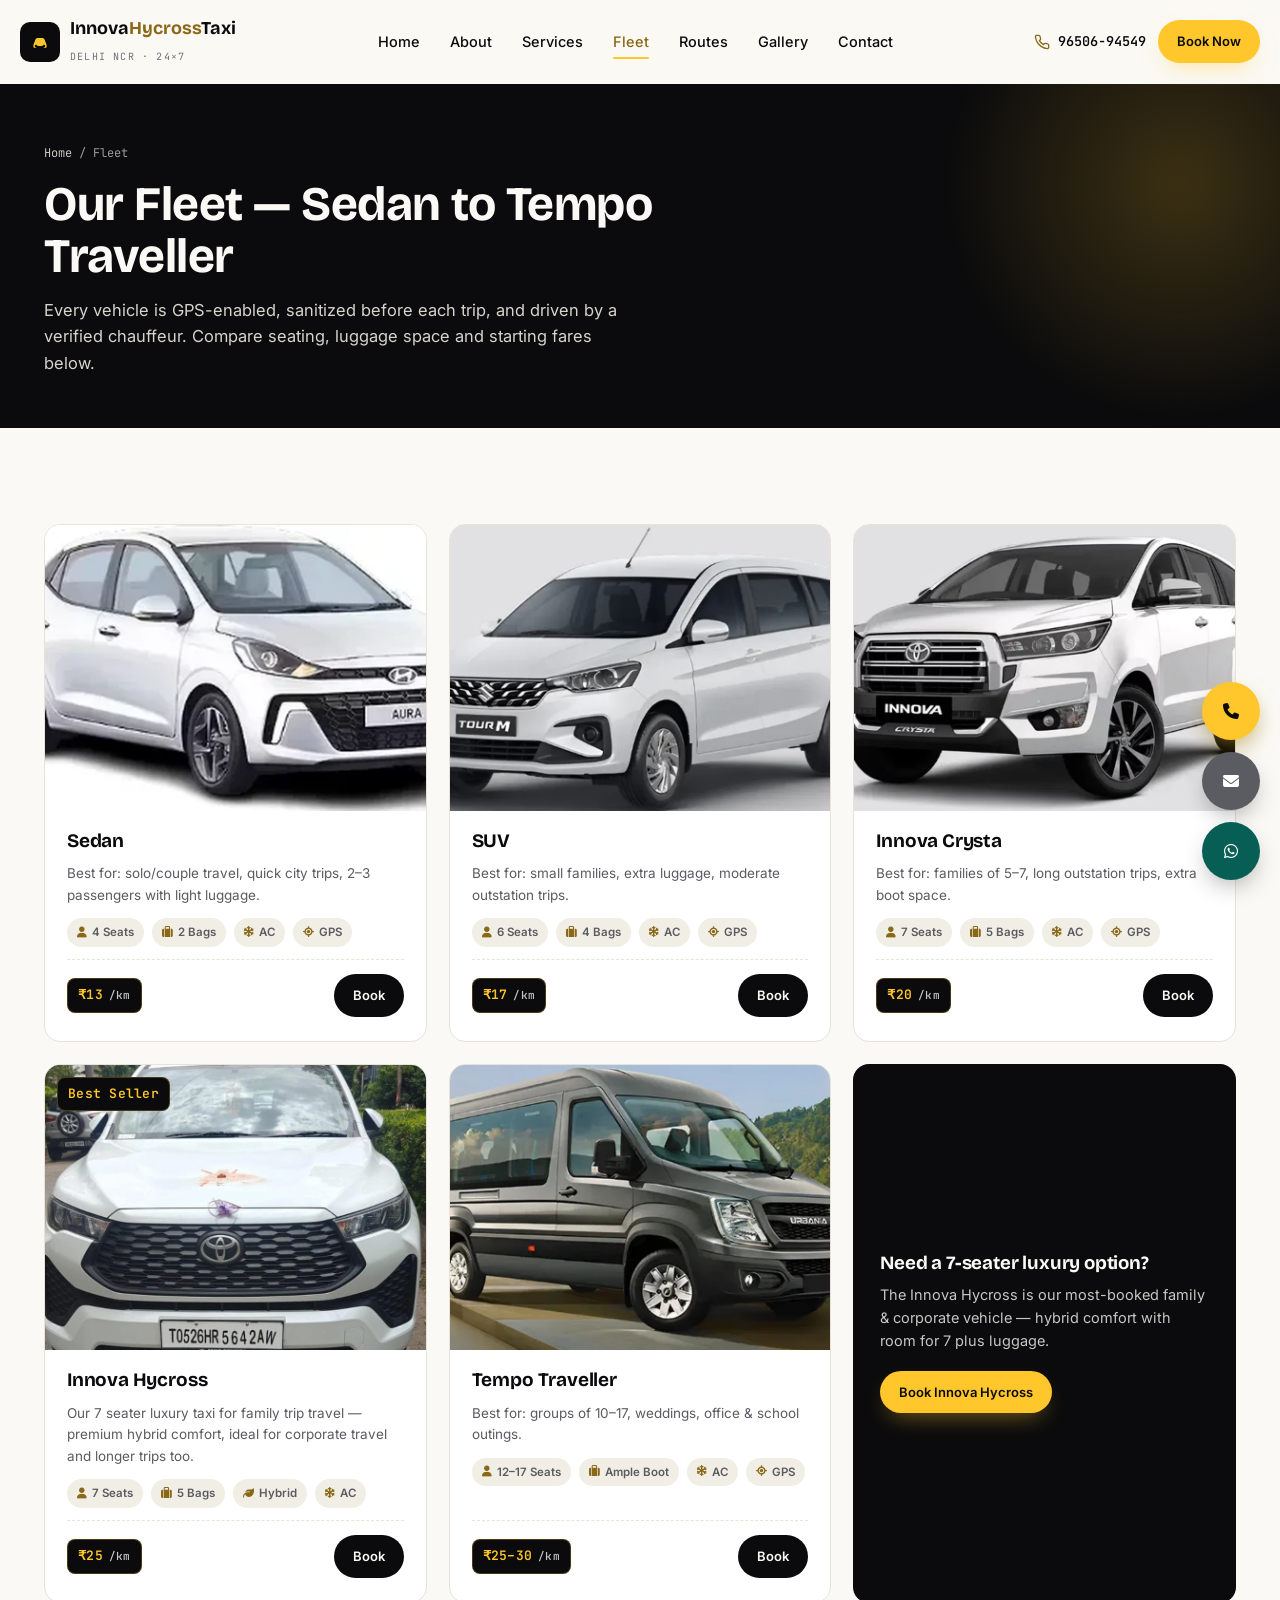
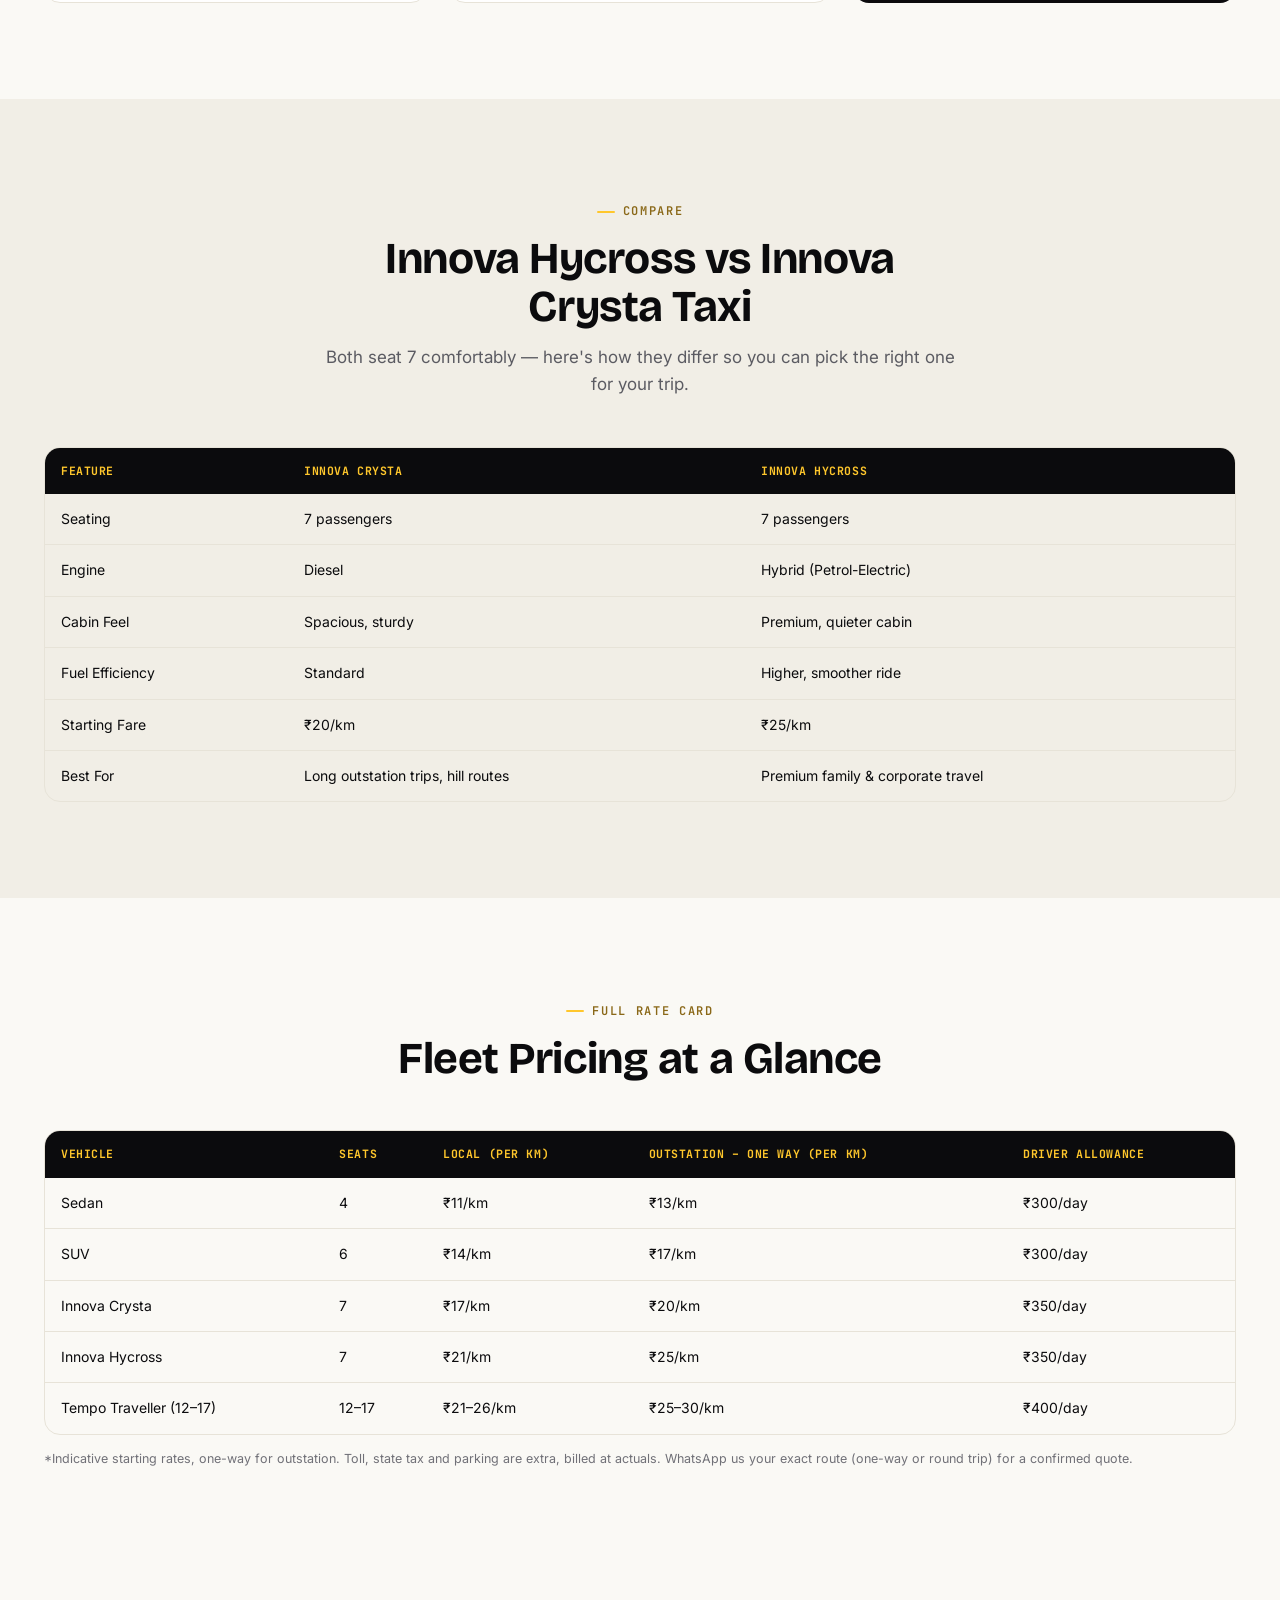
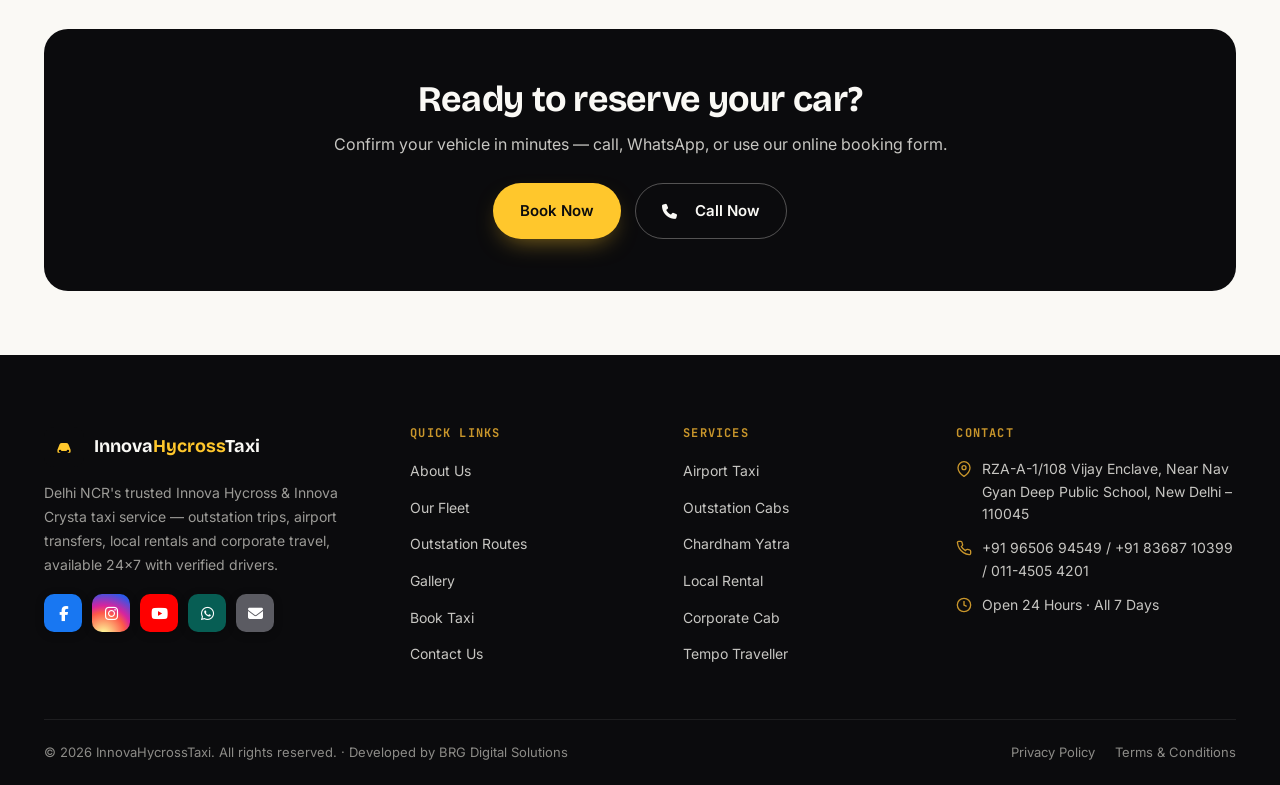
<file: fleet.html>
<!DOCTYPE html>
<html lang="en">
<head>
<meta charset="UTF-8">
<meta name="viewport" content="width=device-width, initial-scale=1.0">
<title>Our Fleet | Sedan, SUV, Innova Crysta & Hycross Taxi</title>
<meta name="description" content="Compare InnovaHycrossTaxi's fleet - Sedan, SUV, Innova Crysta, Innova Hycross and Tempo Traveller - with seating, luggage space and per-km fares.">
<meta name="keywords" content="innova hycross seating capacity, innova hycross vs innova crysta taxi, 7 seater luxury taxi, innova hycross taxi fare per km rate list">
<link rel="canonical" href="https://InnovaHycrossTaxi.com/fleet.html">
<meta name="robots" content="index, follow">
<meta name="geo.region" content="IN-DL">
<meta name="geo.placename" content="Delhi">

<!-- Open Graph -->
<meta property="og:type" content="website">
<meta property="og:title" content="Our Fleet | Sedan, SUV, Innova Crysta & Hycross Taxi">
<meta property="og:description" content="Compare InnovaHycrossTaxi's fleet - Sedan, SUV, Innova Crysta, Innova Hycross and Tempo Traveller - with seating, luggage space and per-km fares.">
<meta property="og:url" content="https://InnovaHycrossTaxi.com/fleet.html">
<meta property="og:site_name" content="InnovaHycrossTaxi">
<meta property="og:locale" content="en_IN">
<meta property="og:image" content="https://InnovaHycrossTaxi.com/assets/img/fleet-hycross.webp">
<meta property="og:image:width" content="1200">
<meta property="og:image:height" content="675">
<meta property="og:image:alt" content="InnovaHycrossTaxi - Innova Hycross taxi in Delhi NCR">
<meta name="twitter:card" content="summary_large_image">
<meta name="twitter:title" content="Our Fleet | Sedan, SUV, Innova Crysta & Hycross Taxi">
<meta name="twitter:description" content="Compare InnovaHycrossTaxi's fleet - Sedan, SUV, Innova Crysta, Innova Hycross and Tempo Traveller - with seating, luggage space and per-km fares.">
<meta name="twitter:image" content="https://InnovaHycrossTaxi.com/assets/img/fleet-hycross.webp">

<link rel="icon" type="image/svg+xml" href="data:image/svg+xml,<svg xmlns=%22http://www.w3.org/2000/svg%22 viewBox=%220 0 100 100%22><rect width=%22100%22 height=%22100%22 rx=%2222%22 fill=%22%230B0B0D%22/><path d=%22M20 62 L30 38 Q33 32 40 32 L60 32 Q67 32 70 38 L80 62 L80 72 Q80 76 76 76 L70 76 Q66 76 66 72 L66 68 L34 68 L34 72 Q34 76 30 76 L24 76 Q20 76 20 72 Z%22 fill=%22%23FFC72C%22/><circle cx=%2232%22 cy=%2268%22 r=%226%22 fill=%22%230B0B0D%22/><circle cx=%2268%22 cy=%2268%22 r=%226%22 fill=%22%230B0B0D%22/></svg>">

<link rel="preconnect" href="https://fonts.googleapis.com">
<link rel="preconnect" href="https://fonts.gstatic.com" crossorigin>
<link rel="preconnect" href="https://cdnjs.cloudflare.com" crossorigin>
<link href="https://fonts.googleapis.com/css2?family=Bricolage+Grotesque:opsz,wght@12..96,400..800&family=Inter:wght@400;500;600;700;800&family=JetBrains+Mono:wght@400;500;600;700&display=swap" rel="stylesheet">
<link rel="stylesheet" href="https://cdnjs.cloudflare.com/ajax/libs/font-awesome/6.5.2/css/all.min.css">
<link rel="stylesheet" href="assets/css/style.css">

<!-- LocalBusiness structured data for local SEO. NOTE: latitude/longitude below are
     approximate for the Vijay Enclave / Najafgarh area — replace with the exact
     coordinates from Google Maps for this address before going live. -->
<script type="application/ld+json">
{
  "@context": "https://schema.org",
  "@type": "TaxiService",
  "name": "InnovaHycrossTaxi",
  "image": "https://InnovaHycrossTaxi.com/assets/img/fleet-hycross.webp",
  "url": "https://InnovaHycrossTaxi.com",
  "telephone": "+91-9650694549",
  "priceRange": "₹₹",
  "makesOffer": {
    "@type": "AggregateOffer",
    "priceCurrency": "INR",
    "lowPrice": "11",
    "highPrice": "30",
    "offerCount": "5",
    "url": "https://InnovaHycrossTaxi.com/fleet.html"
  },
  "hasOfferCatalog": {
    "@type": "OfferCatalog",
    "name": "Fleet Rates",
    "itemListElement": [
      {
        "@type": "Offer",
        "itemOffered": {"@type": "Product", "name": "Sedan Taxi"},
        "priceCurrency": "INR",
        "price": "11",
        "priceSpecification": {"@type": "UnitPriceSpecification", "price": "11", "priceCurrency": "INR", "unitText": "per km, local"}
      },
      {
        "@type": "Offer",
        "itemOffered": {"@type": "Product", "name": "SUV Taxi"},
        "priceCurrency": "INR",
        "price": "14",
        "priceSpecification": {"@type": "UnitPriceSpecification", "price": "14", "priceCurrency": "INR", "unitText": "per km, local"}
      },
      {
        "@type": "Offer",
        "itemOffered": {"@type": "Product", "name": "Innova Crysta Taxi"},
        "priceCurrency": "INR",
        "price": "17",
        "priceSpecification": {"@type": "UnitPriceSpecification", "price": "17", "priceCurrency": "INR", "unitText": "per km, local"}
      },
      {
        "@type": "Offer",
        "itemOffered": {"@type": "Product", "name": "Innova Hycross Taxi"},
        "priceCurrency": "INR",
        "price": "21",
        "priceSpecification": {"@type": "UnitPriceSpecification", "price": "21", "priceCurrency": "INR", "unitText": "per km, local"}
      },
      {
        "@type": "Offer",
        "itemOffered": {"@type": "Product", "name": "Tempo Traveller (12-17 seater)"},
        "priceCurrency": "INR",
        "price": "21",
        "priceSpecification": {"@type": "UnitPriceSpecification", "price": "21", "priceCurrency": "INR", "unitText": "per km, local, starting"}
      }
    ]
  },
  "contactPoint": [
    {
      "@type": "ContactPoint",
      "telephone": "+91-9650694549",
      "contactType": "reservations",
      "areaServed": "IN",
      "availableLanguage": ["en", "hi"]
    },
    {
      "@type": "ContactPoint",
      "telephone": "+91-8368710399",
      "contactType": "customer service",
      "areaServed": "IN",
      "availableLanguage": ["en", "hi"]
    },
    {
      "@type": "ContactPoint",
      "telephone": "+91-11-45054201",
      "contactType": "customer service",
      "areaServed": "IN",
      "availableLanguage": ["en", "hi"]
    }
  ],
  "address": {
    "@type": "PostalAddress",
    "streetAddress": "RZA-A-1/108 Vijay Enclave, Near Nav Gyan Deep Public School",
    "addressLocality": "Delhi",
    "postalCode": "110045",
    "addressCountry": "IN"
  },
  "geo": {
    "@type": "GeoCoordinates",
    "latitude": 28.6099,
    "longitude": 76.9843
  },
  "openingHoursSpecification": {
    "@type": "OpeningHoursSpecification",
    "dayOfWeek": ["Monday","Tuesday","Wednesday","Thursday","Friday","Saturday","Sunday"],
    "opens": "00:00",
    "closes": "23:59"
  },
  "areaServed": "Delhi NCR",
  "sameAs": [
    "https://www.facebook.com/share/1CkwwrY1pN/",
    "https://www.instagram.com/innovahycrosstaxicom",
    "https://www.youtube.com/@INNONAHYCROSSTAXISERVICETAXISE"
  ]
}
</script>
<script type="application/ld+json">
{
  "@context": "https://schema.org",
  "@type": "BreadcrumbList",
  "itemListElement": [
    {
      "@type": "ListItem",
      "position": 1,
      "name": "Home",
      "item": "https://InnovaHycrossTaxi.com/"
    },
    {
      "@type": "ListItem",
      "position": 2,
      "name": "Fleet",
      "item": "https://InnovaHycrossTaxi.com/fleet.html"
    }
  ]
}
</script>
</head>
<body>
<a href="#main" class="visually-hidden-focusable" style="position:absolute;left:-999px;top:0;background:#FFC72C;color:#0B0B0D;padding:10px 16px;z-index:999;border-radius:0 0 8px 0;">Skip to content</a>

<header class="site-header">
  <div class="container nav">
    <a href="index.html" class="brand" aria-label="InnovaHycrossTaxi home">
      <span class="brand-mark">
        <svg viewBox="0 0 100 100" fill="none" xmlns="http://www.w3.org/2000/svg"><path d="M20 62 L30 38 Q33 32 40 32 L60 32 Q67 32 70 38 L80 62 L80 72 Q80 76 76 76 L70 76 Q66 76 66 72 L66 68 L34 68 L34 72 Q34 76 30 76 L24 76 Q20 76 20 72 Z" fill="#FFC72C"/><circle cx="32" cy="68" r="6" fill="#0B0B0D"/><circle cx="68" cy="68" r="6" fill="#0B0B0D"/></svg>
      </span>
      <span>
        <span class="brand-word">Innova<span>Hycross</span>Taxi</span><br>
        <span class="brand-tag">Delhi NCR · 24×7</span>
      </span>
    </a>

    <nav class="nav-links" aria-label="Primary">
      <a href="index.html" class="">Home</a>
      <a href="about.html" class="">About</a>
      <a href="services.html" class="">Services</a>
      <a href="fleet.html" class="is-active">Fleet</a>
      <a href="routes.html" class="">Routes</a>
      <a href="gallery.html" class="">Gallery</a>
      <a href="contact.html" class="">Contact</a>
    </nav>

    <div class="nav-cta">
      <a href="tel:+919650694549" class="nav-call">
        <svg viewBox="0 0 24 24" fill="none" stroke="currentColor" stroke-width="2" stroke-linecap="round" stroke-linejoin="round"><path d="M22 16.92v3a2 2 0 0 1-2.18 2 19.79 19.79 0 0 1-8.63-3.07 19.5 19.5 0 0 1-6-6 19.79 19.79 0 0 1-3.07-8.67A2 2 0 0 1 4.11 2h3a2 2 0 0 1 2 1.72c.127.96.361 1.903.7 2.81a2 2 0 0 1-.45 2.11L8.09 9.91a16 16 0 0 0 6 6l1.27-1.27a2 2 0 0 1 2.11-.45c.907.339 1.85.573 2.81.7A2 2 0 0 1 22 16.92z"/></svg>
        96506-94549
      </a>
      <a href="book.html" class="btn btn-primary btn-sm">Book Now</a>
    </div>

    <button class="nav-toggle" data-nav-open aria-label="Open menu">
      <svg viewBox="0 0 24 24" fill="none" stroke="currentColor" stroke-width="2" stroke-linecap="round"><line x1="4" y1="7" x2="20" y2="7"/><line x1="4" y1="12" x2="20" y2="12"/><line x1="4" y1="17" x2="20" y2="17"/></svg>
    </button>
  </div>
</header>

<div class="mobile-panel">
  <div class="mobile-panel-top">
    <span class="brand-word" style="color:#FAF9F5;">Innova<span style="color:#FFC72C;">Hycross</span>Taxi</span>
    <button class="nav-toggle" data-nav-close aria-label="Close menu">
      <svg viewBox="0 0 24 24" fill="none" stroke="currentColor" stroke-width="2" stroke-linecap="round"><line x1="6" y1="6" x2="18" y2="18"/><line x1="6" y1="18" x2="18" y2="6"/></svg>
    </button>
  </div>
  <nav class="mobile-links" aria-label="Mobile">
    <a href="index.html">Home</a>
    <a href="about.html">About</a>
    <a href="services.html">Services</a>
    <a href="fleet.html">Fleet</a>
    <a href="routes.html">Routes</a>
    <a href="gallery.html">Gallery</a>
    <a href="contact.html">Contact</a>
  </nav>
  <div class="mobile-actions">
    <a href="book.html" class="btn btn-primary btn-block">Book Your Ride</a>
    <a href="tel:+919650694549" class="btn btn-outline btn-block" style="border-color:rgba(255,255,255,.3);color:#FAF9F5;">Call 96506-94549</a>
    <a href="https://wa.me/919650694549" class="btn btn-ghost-wa btn-block" target="_blank" rel="noopener">WhatsApp Us</a>
  </div>
  <div class="mobile-contact">
    RZA-A-1/108 Vijay Enclave, Near Nav Gyan Deep Public School, New Delhi – 110045<br>
    <a href="tel:+919650694549">+91 96506 94549</a> · <a href="tel:+918368710399">+91 83687 10399</a> · <a href="tel:+911145054201">011-4505 4201</a><br>
    Open 24 Hours, All Days
  </div>
</div>

<main id="main">
<section class="page-hero">
  <div class="hero-glow"></div>
  <div class="container">
    <div class="breadcrumb"><a href="index.html">Home</a> / Fleet</div>
    <h1>Our Fleet — Sedan to Tempo Traveller</h1>
    <p>Every vehicle is GPS-enabled, sanitized before each trip, and driven by a verified chauffeur. Compare seating, luggage space and starting fares below.</p>
  </div>
</section>

<section class="section">
  <div class="container">
    <div class="grid grid-3">
      <div class="card fleet-card reveal">
        <div class="fleet-card-img"><img src="assets/img/fleet-sedan.webp" alt="Sedan taxi rental with driver" loading="lazy"></div>
        <div class="fleet-card-body">
          <h2>Sedan</h2>
          <p style="color:var(--slate); font-size:13.5px;">Best for: solo/couple travel, quick city trips, 2–3 passengers with light luggage.</p>
          <div class="fleet-specs">
            <span class="spec-pill"><i class="fa-solid fa-user"></i> 4 Seats</span>
            <span class="spec-pill"><i class="fa-solid fa-suitcase"></i> 2 Bags</span>
            <span class="spec-pill"><i class="fa-solid fa-snowflake"></i> AC</span>
            <span class="spec-pill"><i class="fa-solid fa-location-crosshairs"></i> GPS</span>
          </div>
          <div class="fleet-price-row">
            <span class="meter">₹13<span class="meter-unit">/km</span></span>
            <a href="book.html" class="btn btn-dark btn-sm">Book</a>
          </div>
        </div>
      </div>

      <div class="card fleet-card reveal reveal-delay-1">
        <div class="fleet-card-img"><img src="assets/img/fleet-suv.webp" alt="SUV taxi for family and group trips" loading="lazy"></div>
        <div class="fleet-card-body">
          <h2>SUV</h2>
          <p style="color:var(--slate); font-size:13.5px;">Best for: small families, extra luggage, moderate outstation trips.</p>
          <div class="fleet-specs">
            <span class="spec-pill"><i class="fa-solid fa-user"></i> 6 Seats</span>
            <span class="spec-pill"><i class="fa-solid fa-suitcase"></i> 4 Bags</span>
            <span class="spec-pill"><i class="fa-solid fa-snowflake"></i> AC</span>
            <span class="spec-pill"><i class="fa-solid fa-location-crosshairs"></i> GPS</span>
          </div>
          <div class="fleet-price-row">
            <span class="meter">₹17<span class="meter-unit">/km</span></span>
            <a href="book.html" class="btn btn-dark btn-sm">Book</a>
          </div>
        </div>
      </div>

      <div class="card fleet-card reveal reveal-delay-2">
        <div class="fleet-card-img"><img src="assets/img/fleet-crysta.webp" alt="Innova Crysta taxi with driver" loading="lazy"></div>
        <div class="fleet-card-body">
          <h2>Innova Crysta</h2>
          <p style="color:var(--slate); font-size:13.5px;">Best for: families of 5–7, long outstation trips, extra boot space.</p>
          <div class="fleet-specs">
            <span class="spec-pill"><i class="fa-solid fa-user"></i> 7 Seats</span>
            <span class="spec-pill"><i class="fa-solid fa-suitcase"></i> 5 Bags</span>
            <span class="spec-pill"><i class="fa-solid fa-snowflake"></i> AC</span>
            <span class="spec-pill"><i class="fa-solid fa-location-crosshairs"></i> GPS</span>
          </div>
          <div class="fleet-price-row">
            <span class="meter">₹20<span class="meter-unit">/km</span></span>
            <a href="book.html" class="btn btn-dark btn-sm">Book</a>
          </div>
        </div>
      </div>

      <div class="card fleet-card reveal">
        <div class="fleet-card-img">
          <span class="meter" style="position:absolute; top:12px; left:12px; z-index:2;">Best Seller</span>
          <img src="assets/img/fleet-hycross.webp" alt="Innova Hycross taxi with driver, hybrid SUV" loading="lazy">
        </div>
        <div class="fleet-card-body">
          <h2>Innova Hycross</h2>
          <p style="color:var(--slate); font-size:13.5px;">Our 7 seater luxury taxi for family trip travel — premium hybrid comfort, ideal for corporate travel and longer trips too.</p>
          <div class="fleet-specs">
            <span class="spec-pill"><i class="fa-solid fa-user"></i> 7 Seats</span>
            <span class="spec-pill"><i class="fa-solid fa-suitcase"></i> 5 Bags</span>
            <span class="spec-pill"><i class="fa-solid fa-leaf"></i> Hybrid</span>
            <span class="spec-pill"><i class="fa-solid fa-snowflake"></i> AC</span>
          </div>
          <div class="fleet-price-row">
            <span class="meter">₹25<span class="meter-unit">/km</span></span>
            <a href="book.html" class="btn btn-dark btn-sm">Book</a>
          </div>
        </div>
      </div>

      <div class="card fleet-card reveal reveal-delay-1">
        <div class="fleet-card-img"><img src="assets/img/fleet-tempo.webp" alt="Tempo Traveller for group and wedding trips" loading="lazy"></div>
        <div class="fleet-card-body">
          <h2>Tempo Traveller</h2>
          <p style="color:var(--slate); font-size:13.5px;">Best for: groups of 10–17, weddings, office &amp; school outings.</p>
          <div class="fleet-specs">
            <span class="spec-pill"><i class="fa-solid fa-user"></i> 12–17 Seats</span>
            <span class="spec-pill"><i class="fa-solid fa-suitcase"></i> Ample Boot</span>
            <span class="spec-pill"><i class="fa-solid fa-snowflake"></i> AC</span>
            <span class="spec-pill"><i class="fa-solid fa-location-crosshairs"></i> GPS</span>
          </div>
          <div class="fleet-price-row">
            <span class="meter">₹25–30<span class="meter-unit">/km</span></span>
            <a href="book.html" class="btn btn-dark btn-sm">Book</a>
          </div>
        </div>
      </div>

      <div class="card reveal reveal-delay-2" style="display:flex; flex-direction:column; justify-content:center; align-items:flex-start; background:var(--ink); border-color:transparent;">
        <h3 style="color:var(--paper); margin-bottom:10px;">Need a 7-seater luxury option?</h3>
        <p style="color:#C7C6C2; font-size:14.5px; margin-bottom:18px;">The Innova Hycross is our most-booked family &amp; corporate vehicle — hybrid comfort with room for 7 plus luggage.</p>
        <a href="book.html" class="btn btn-primary btn-sm">Book Innova Hycross</a>
      </div>
    </div>
  </div>
</section>

<section class="section section--dim" id="hycross-vs-crysta">
  <div class="container">
    <div class="section-head center reveal">
      <span class="eyebrow" style="justify-content:center;">Compare</span>
      <h2 class="section-title">Innova Hycross vs Innova Crysta Taxi</h2>
      <p class="section-sub">Both seat 7 comfortably — here's how they differ so you can pick the right one for your trip.</p>
    </div>
    <div class="table-wrap reveal">
      <table class="pricing">
        <thead>
          <tr><th>Feature</th><th>Innova Crysta</th><th>Innova Hycross</th></tr>
        </thead>
        <tbody>
          <tr><td>Seating</td><td>7 passengers</td><td>7 passengers</td></tr>
          <tr><td>Engine</td><td>Diesel</td><td>Hybrid (Petrol-Electric)</td></tr>
          <tr><td>Cabin Feel</td><td>Spacious, sturdy</td><td>Premium, quieter cabin</td></tr>
          <tr><td>Fuel Efficiency</td><td>Standard</td><td>Higher, smoother ride</td></tr>
          <tr><td>Starting Fare</td><td>₹20/km</td><td>₹25/km</td></tr>
          <tr><td>Best For</td><td>Long outstation trips, hill routes</td><td>Premium family &amp; corporate travel</td></tr>
        </tbody>
      </table>
    </div>
  </div>
</section>

<section class="section">
  <div class="container">
    <div class="section-head center reveal">
      <span class="eyebrow" style="justify-content:center;">Full Rate Card</span>
      <h2 class="section-title">Fleet Pricing at a Glance</h2>
    </div>
    <div class="table-wrap reveal">
      <table class="pricing">
        <thead>
          <tr><th>Vehicle</th><th>Seats</th><th>Local (per km)</th><th>Outstation – One Way (per km)</th><th>Driver Allowance</th></tr>
        </thead>
        <tbody>
          <tr><td>Sedan</td><td>4</td><td>₹11/km</td><td>₹13/km</td><td>₹300/day</td></tr>
          <tr><td>SUV</td><td>6</td><td>₹14/km</td><td>₹17/km</td><td>₹300/day</td></tr>
          <tr><td>Innova Crysta</td><td>7</td><td>₹17/km</td><td>₹20/km</td><td>₹350/day</td></tr>
          <tr><td>Innova Hycross</td><td>7</td><td>₹21/km</td><td>₹25/km</td><td>₹350/day</td></tr>
          <tr><td>Tempo Traveller (12–17)</td><td>12–17</td><td>₹21–26/km</td><td>₹25–30/km</td><td>₹400/day</td></tr>
        </tbody>
      </table>
    </div>
    <p class="form-note reveal" style="margin-top:14px;">*Indicative starting rates, one-way for outstation. Toll, state tax and parking are extra, billed at actuals. WhatsApp us your exact route (one-way or round trip) for a confirmed quote.</p>
  </div>
</section>

<section class="section--tight">
  <div class="container">
    <div class="cta-band reveal">
      <h2>Ready to reserve your car?</h2>
      <p>Confirm your vehicle in minutes — call, WhatsApp, or use our online booking form.</p>
      <div class="hero-ctas">
        <a href="book.html" class="btn btn-primary">Book Now</a>
        <a href="tel:+919650694549" class="btn btn-outline"><i class="fa-solid fa-phone"></i>&nbsp; Call Now</a>
      </div>
    </div>
  </div>
</section>
</main>

<footer class="site-footer">
  <div class="container">
    <div class="footer-grid">
      <div class="footer-brand">
        <a href="index.html" class="brand">
          <span class="brand-mark">
            <svg viewBox="0 0 100 100" fill="none" xmlns="http://www.w3.org/2000/svg"><path d="M20 62 L30 38 Q33 32 40 32 L60 32 Q67 32 70 38 L80 62 L80 72 Q80 76 76 76 L70 76 Q66 76 66 72 L66 68 L34 68 L34 72 Q34 76 30 76 L24 76 Q20 76 20 72 Z" fill="#FFC72C"/><circle cx="32" cy="68" r="6" fill="#0B0B0D"/><circle cx="68" cy="68" r="6" fill="#0B0B0D"/></svg>
          </span>
          <span class="brand-word" style="color:#FAF9F5;">Innova<span style="color:#FFC72C;">Hycross</span>Taxi</span>
        </a>
        <p>Delhi NCR's trusted Innova Hycross &amp; Innova Crysta taxi service — outstation trips, airport transfers, local rentals and corporate travel, available 24×7 with verified drivers.</p>
        <div class="footer-social">
          <a class="social-btn social-fb" href="https://www.facebook.com/share/1CkwwrY1pN/" target="_blank" rel="noopener" aria-label="Facebook"><i class="fa-brands fa-facebook-f"></i></a>
          <a class="social-btn social-ig" href="https://www.instagram.com/innovahycrosstaxicom" target="_blank" rel="noopener" aria-label="Instagram"><i class="fa-brands fa-instagram"></i></a>
          <a class="social-btn social-yt" href="https://www.youtube.com/@INNONAHYCROSSTAXISERVICETAXISE" target="_blank" rel="noopener" aria-label="YouTube"><i class="fa-brands fa-youtube"></i></a>
          <a class="social-btn social-wa" href="https://wa.me/919650694549" target="_blank" rel="noopener" aria-label="WhatsApp"><i class="fa-brands fa-whatsapp"></i></a>
            <a class="social-btn social-mail" href="mailto:info@InnovaHycrossTaxi.com" aria-label="Email"><i class="fa-solid fa-envelope"></i></a>
        </div>
      </div>

      <div class="footer-col">
        <h3>Quick Links</h3>
        <ul>
          <li><a href="about.html">About Us</a></li>
          <li><a href="fleet.html">Our Fleet</a></li>
          <li><a href="routes.html">Outstation Routes</a></li>
          <li><a href="gallery.html">Gallery</a></li>
          <li><a href="book.html">Book Taxi</a></li>
          <li><a href="contact.html">Contact Us</a></li>
        </ul>
      </div>

      <div class="footer-col">
        <h3>Services</h3>
        <ul>
          <li><a href="services.html#airport">Airport Taxi</a></li>
          <li><a href="services.html#outstation">Outstation Cabs</a></li>
          <li><a href="services.html#chardham">Chardham Yatra</a></li>
          <li><a href="services.html#local">Local Rental</a></li>
          <li><a href="services.html#corporate">Corporate Cab</a></li>
          <li><a href="services.html#tempo">Tempo Traveller</a></li>
        </ul>
      </div>

      <div class="footer-col">
        <h3>Contact</h3>
        <div class="contact-line">
          <svg viewBox="0 0 24 24" fill="none" stroke="currentColor" stroke-width="2"><path d="M21 10c0 7-9 13-9 13s-9-6-9-13a9 9 0 0 1 18 0z"/><circle cx="12" cy="10" r="3"/></svg>
          <span>RZA-A-1/108 Vijay Enclave, Near Nav Gyan Deep Public School, New Delhi – 110045</span>
        </div>
        <div class="contact-line">
          <svg viewBox="0 0 24 24" fill="none" stroke="currentColor" stroke-width="2"><path d="M22 16.92v3a2 2 0 0 1-2.18 2 19.79 19.79 0 0 1-8.63-3.07 19.5 19.5 0 0 1-6-6 19.79 19.79 0 0 1-3.07-8.67A2 2 0 0 1 4.11 2h3a2 2 0 0 1 2 1.72c.127.96.361 1.903.7 2.81a2 2 0 0 1-.45 2.11L8.09 9.91a16 16 0 0 0 6 6l1.27-1.27a2 2 0 0 1 2.11-.45c.907.339 1.85.573 2.81.7A2 2 0 0 1 22 16.92z"/></svg>
          <span><a href="tel:+919650694549">+91 96506 94549</a> / <a href="tel:+918368710399">+91 83687 10399</a> / <a href="tel:+911145054201">011-4505 4201</a></span>
        </div>
        <div class="contact-line">
          <svg viewBox="0 0 24 24" fill="none" stroke="currentColor" stroke-width="2"><circle cx="12" cy="12" r="10"/><polyline points="12 6 12 12 16 14"/></svg>
          <span>Open 24 Hours · All 7 Days</span>
        </div>
      </div>
    </div>

    <div class="footer-bottom">
      <span>© <span data-year>2026</span> InnovaHycrossTaxi. All rights reserved. · Developed by <a href="https://www.brgdigitalsolutions.in" target="_blank" rel="noopener">BRG Digital Solutions</a></span>
      <div class="footer-legal">
        <a href="privacy.html">Privacy Policy</a>
        <a href="terms.html">Terms &amp; Conditions</a>
      </div>
    </div>
  </div>
</footer>

<div class="float-stack">
  <a href="tel:+919650694549" class="float-btn float-call" aria-label="Call InnovaHycrossTaxi">
    <i class="fa-solid fa-phone"></i>
  </a>
  <a href="mailto:info@InnovaHycrossTaxi.com" class="float-btn float-mail" aria-label="Email InnovaHycrossTaxi">
    <i class="fa-solid fa-envelope"></i>
  </a>
  <a href="https://wa.me/919650694549?text=Hi%20InnovaHycrossTaxi%2C%20I%27d%20like%20to%20book%20a%20cab." class="float-btn float-wa" target="_blank" rel="noopener" aria-label="Chat on WhatsApp">
    <i class="fa-brands fa-whatsapp"></i>
  </a>
</div>

<div class="sticky-cta-mobile">
  <a href="tel:+919650694549" class="btn btn-outline" style="border-color:rgba(255,255,255,.25);color:#FAF9F5;"><i class="fa-solid fa-phone"></i>&nbsp; Call</a>
  <a href="https://wa.me/919650694549" target="_blank" rel="noopener" class="btn btn-ghost-wa"><i class="fa-brands fa-whatsapp"></i>&nbsp; WhatsApp</a>
  <a href="book.html" class="btn btn-primary">Book Now</a>
</div>

<script src="assets/js/main.js"></script>
</body>
</html>
</file>
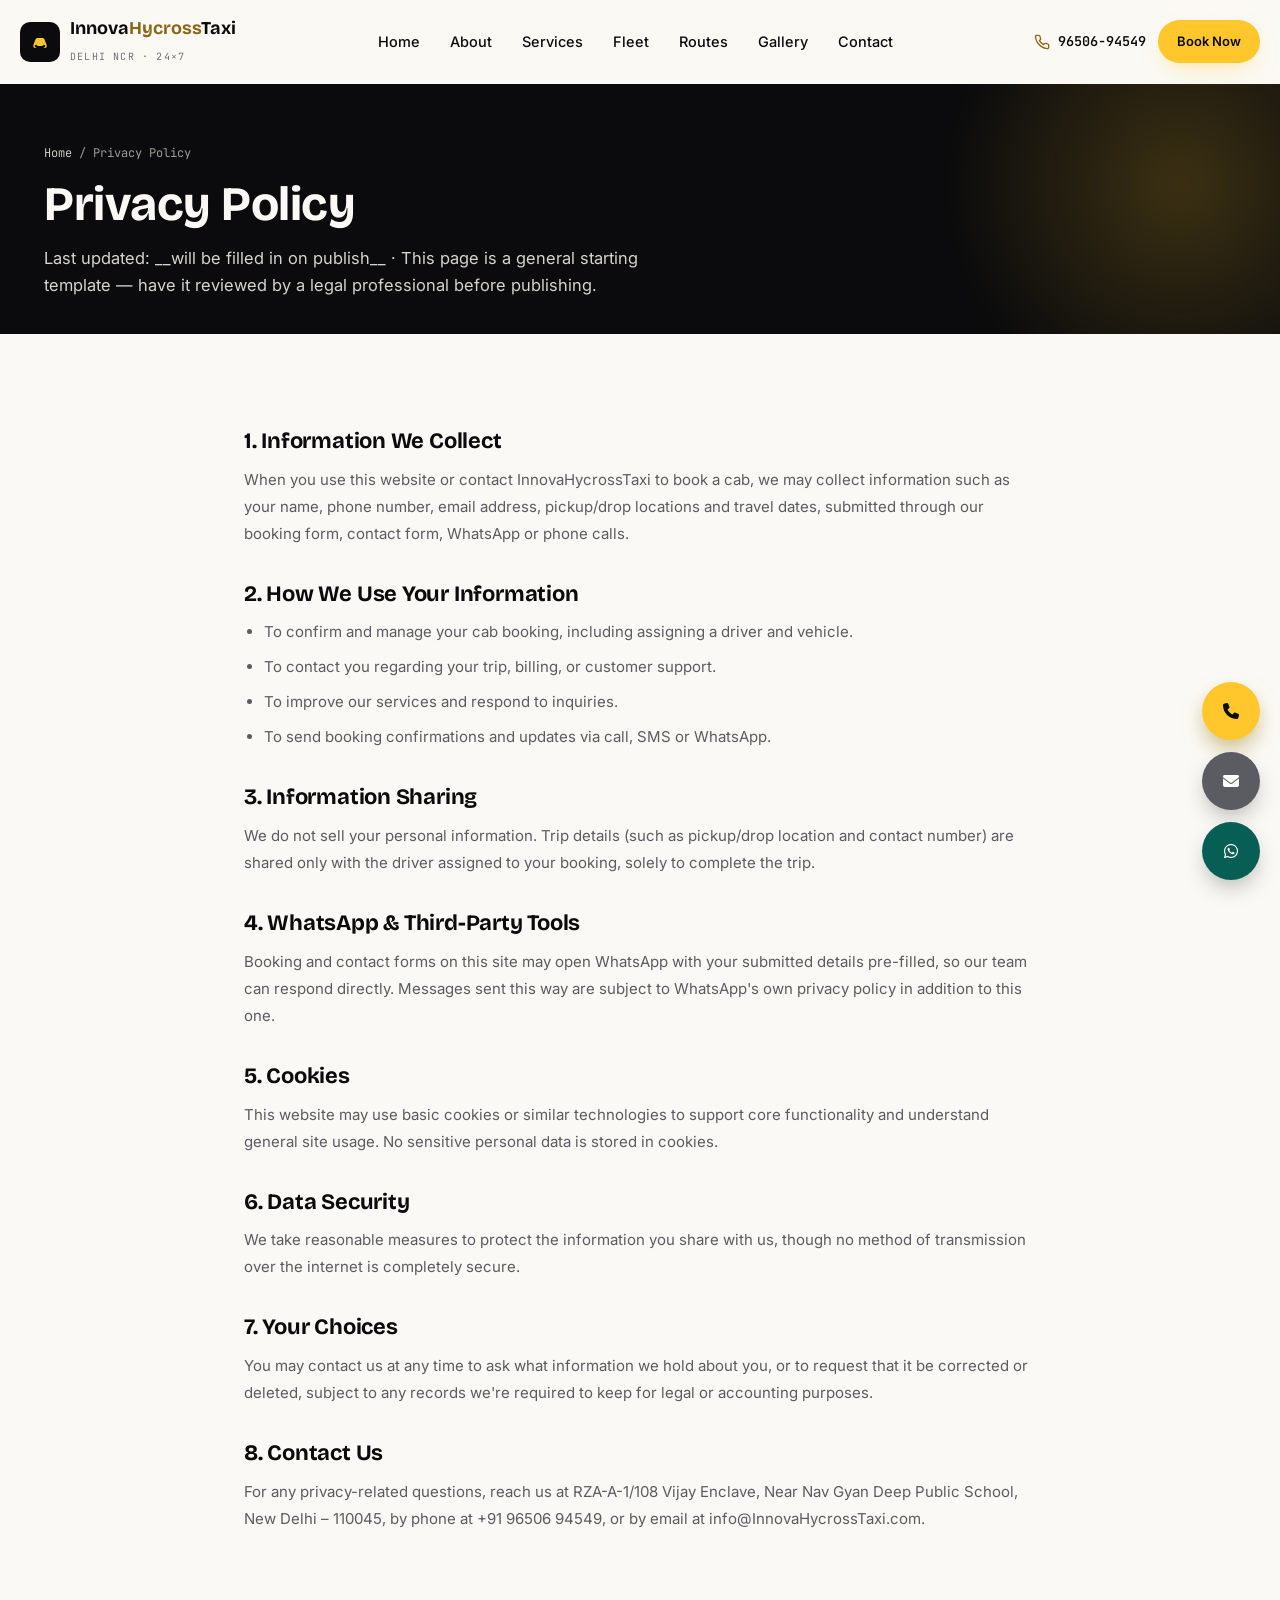
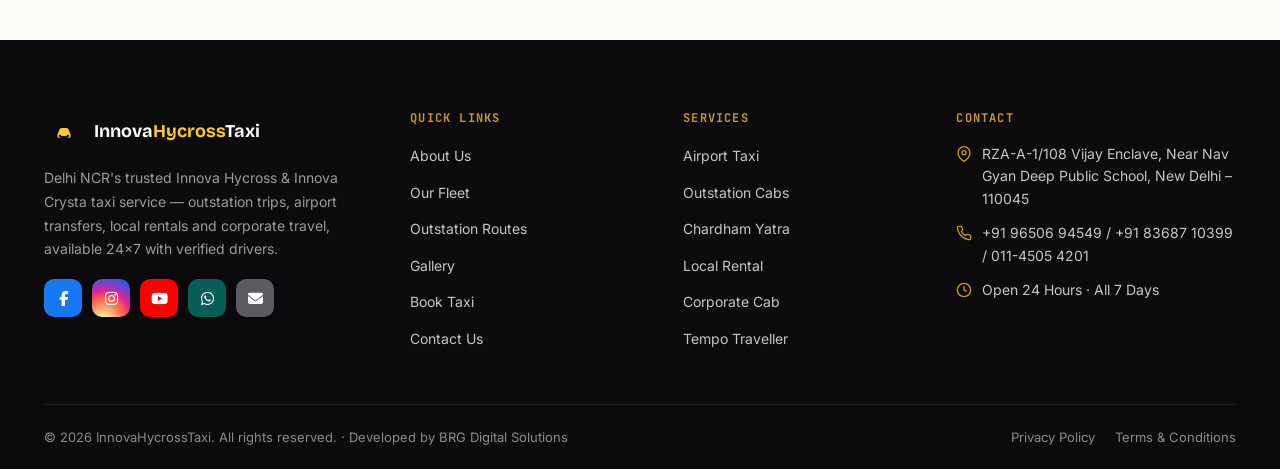
<file: privacy.html>
<!DOCTYPE html>
<html lang="en">
<head>
<meta charset="UTF-8">
<meta name="viewport" content="width=device-width, initial-scale=1.0">
<title>Privacy Policy | InnovaHycrossTaxi</title>
<meta name="description" content="Read InnovaHycrossTaxi's privacy policy covering how we collect and use your information when you book a cab or contact us.">
<meta name="keywords" content="innovahycrosstaxi privacy policy">
<link rel="canonical" href="https://InnovaHycrossTaxi.com/privacy.html">
<meta name="robots" content="index, follow">
<meta name="geo.region" content="IN-DL">
<meta name="geo.placename" content="Delhi">

<!-- Open Graph -->
<meta property="og:type" content="website">
<meta property="og:title" content="Privacy Policy | InnovaHycrossTaxi">
<meta property="og:description" content="Read InnovaHycrossTaxi's privacy policy covering how we collect and use your information when you book a cab or contact us.">
<meta property="og:url" content="https://InnovaHycrossTaxi.com/privacy.html">
<meta property="og:site_name" content="InnovaHycrossTaxi">
<meta property="og:locale" content="en_IN">
<meta property="og:image" content="https://InnovaHycrossTaxi.com/assets/img/fleet-hycross.webp">
<meta property="og:image:width" content="1200">
<meta property="og:image:height" content="675">
<meta property="og:image:alt" content="InnovaHycrossTaxi - Innova Hycross taxi in Delhi NCR">
<meta name="twitter:card" content="summary_large_image">
<meta name="twitter:title" content="Privacy Policy | InnovaHycrossTaxi">
<meta name="twitter:description" content="Read InnovaHycrossTaxi's privacy policy covering how we collect and use your information when you book a cab or contact us.">
<meta name="twitter:image" content="https://InnovaHycrossTaxi.com/assets/img/fleet-hycross.webp">

<link rel="icon" type="image/svg+xml" href="data:image/svg+xml,<svg xmlns=%22http://www.w3.org/2000/svg%22 viewBox=%220 0 100 100%22><rect width=%22100%22 height=%22100%22 rx=%2222%22 fill=%22%230B0B0D%22/><path d=%22M20 62 L30 38 Q33 32 40 32 L60 32 Q67 32 70 38 L80 62 L80 72 Q80 76 76 76 L70 76 Q66 76 66 72 L66 68 L34 68 L34 72 Q34 76 30 76 L24 76 Q20 76 20 72 Z%22 fill=%22%23FFC72C%22/><circle cx=%2232%22 cy=%2268%22 r=%226%22 fill=%22%230B0B0D%22/><circle cx=%2268%22 cy=%2268%22 r=%226%22 fill=%22%230B0B0D%22/></svg>">

<link rel="preconnect" href="https://fonts.googleapis.com">
<link rel="preconnect" href="https://fonts.gstatic.com" crossorigin>
<link rel="preconnect" href="https://cdnjs.cloudflare.com" crossorigin>
<link href="https://fonts.googleapis.com/css2?family=Bricolage+Grotesque:opsz,wght@12..96,400..800&family=Inter:wght@400;500;600;700;800&family=JetBrains+Mono:wght@400;500;600;700&display=swap" rel="stylesheet">
<link rel="stylesheet" href="https://cdnjs.cloudflare.com/ajax/libs/font-awesome/6.5.2/css/all.min.css">
<link rel="stylesheet" href="assets/css/style.css">

<!-- LocalBusiness structured data for local SEO. NOTE: latitude/longitude below are
     approximate for the Vijay Enclave / Najafgarh area — replace with the exact
     coordinates from Google Maps for this address before going live. -->
<script type="application/ld+json">
{
  "@context": "https://schema.org",
  "@type": "TaxiService",
  "name": "InnovaHycrossTaxi",
  "image": "https://InnovaHycrossTaxi.com/assets/img/fleet-hycross.webp",
  "url": "https://InnovaHycrossTaxi.com",
  "telephone": "+91-9650694549",
  "priceRange": "₹₹",
  "contactPoint": [
    {
      "@type": "ContactPoint",
      "telephone": "+91-9650694549",
      "contactType": "reservations",
      "areaServed": "IN",
      "availableLanguage": ["en", "hi"]
    },
    {
      "@type": "ContactPoint",
      "telephone": "+91-8368710399",
      "contactType": "customer service",
      "areaServed": "IN",
      "availableLanguage": ["en", "hi"]
    },
    {
      "@type": "ContactPoint",
      "telephone": "+91-11-45054201",
      "contactType": "customer service",
      "areaServed": "IN",
      "availableLanguage": ["en", "hi"]
    }
  ],
  "address": {
    "@type": "PostalAddress",
    "streetAddress": "RZA-A-1/108 Vijay Enclave, Near Nav Gyan Deep Public School",
    "addressLocality": "Delhi",
    "postalCode": "110045",
    "addressCountry": "IN"
  },
  "geo": {
    "@type": "GeoCoordinates",
    "latitude": 28.6099,
    "longitude": 76.9843
  },
  "openingHoursSpecification": {
    "@type": "OpeningHoursSpecification",
    "dayOfWeek": ["Monday","Tuesday","Wednesday","Thursday","Friday","Saturday","Sunday"],
    "opens": "00:00",
    "closes": "23:59"
  },
  "areaServed": "Delhi NCR",
  "sameAs": [
    "https://www.facebook.com/share/1CkwwrY1pN/",
    "https://www.instagram.com/innovahycrosstaxicom",
    "https://www.youtube.com/@INNONAHYCROSSTAXISERVICETAXISE"
  ]
}
</script>
<script type="application/ld+json">
{
  "@context": "https://schema.org",
  "@type": "BreadcrumbList",
  "itemListElement": [
    {
      "@type": "ListItem",
      "position": 1,
      "name": "Home",
      "item": "https://InnovaHycrossTaxi.com/"
    },
    {
      "@type": "ListItem",
      "position": 2,
      "name": "Privacy Policy",
      "item": "https://InnovaHycrossTaxi.com/privacy.html"
    }
  ]
}
</script>
</head>
<body>
<a href="#main" class="visually-hidden-focusable" style="position:absolute;left:-999px;top:0;background:#FFC72C;color:#0B0B0D;padding:10px 16px;z-index:999;border-radius:0 0 8px 0;">Skip to content</a>

<header class="site-header">
  <div class="container nav">
    <a href="index.html" class="brand" aria-label="InnovaHycrossTaxi home">
      <span class="brand-mark">
        <svg viewBox="0 0 100 100" fill="none" xmlns="http://www.w3.org/2000/svg"><path d="M20 62 L30 38 Q33 32 40 32 L60 32 Q67 32 70 38 L80 62 L80 72 Q80 76 76 76 L70 76 Q66 76 66 72 L66 68 L34 68 L34 72 Q34 76 30 76 L24 76 Q20 76 20 72 Z" fill="#FFC72C"/><circle cx="32" cy="68" r="6" fill="#0B0B0D"/><circle cx="68" cy="68" r="6" fill="#0B0B0D"/></svg>
      </span>
      <span>
        <span class="brand-word">Innova<span>Hycross</span>Taxi</span><br>
        <span class="brand-tag">Delhi NCR · 24×7</span>
      </span>
    </a>

    <nav class="nav-links" aria-label="Primary">
      <a href="index.html" class="">Home</a>
      <a href="about.html" class="">About</a>
      <a href="services.html" class="">Services</a>
      <a href="fleet.html" class="">Fleet</a>
      <a href="routes.html" class="">Routes</a>
      <a href="gallery.html" class="">Gallery</a>
      <a href="contact.html" class="">Contact</a>
    </nav>

    <div class="nav-cta">
      <a href="tel:+919650694549" class="nav-call">
        <svg viewBox="0 0 24 24" fill="none" stroke="currentColor" stroke-width="2" stroke-linecap="round" stroke-linejoin="round"><path d="M22 16.92v3a2 2 0 0 1-2.18 2 19.79 19.79 0 0 1-8.63-3.07 19.5 19.5 0 0 1-6-6 19.79 19.79 0 0 1-3.07-8.67A2 2 0 0 1 4.11 2h3a2 2 0 0 1 2 1.72c.127.96.361 1.903.7 2.81a2 2 0 0 1-.45 2.11L8.09 9.91a16 16 0 0 0 6 6l1.27-1.27a2 2 0 0 1 2.11-.45c.907.339 1.85.573 2.81.7A2 2 0 0 1 22 16.92z"/></svg>
        96506-94549
      </a>
      <a href="book.html" class="btn btn-primary btn-sm">Book Now</a>
    </div>

    <button class="nav-toggle" data-nav-open aria-label="Open menu">
      <svg viewBox="0 0 24 24" fill="none" stroke="currentColor" stroke-width="2" stroke-linecap="round"><line x1="4" y1="7" x2="20" y2="7"/><line x1="4" y1="12" x2="20" y2="12"/><line x1="4" y1="17" x2="20" y2="17"/></svg>
    </button>
  </div>
</header>

<div class="mobile-panel">
  <div class="mobile-panel-top">
    <span class="brand-word" style="color:#FAF9F5;">Innova<span style="color:#FFC72C;">Hycross</span>Taxi</span>
    <button class="nav-toggle" data-nav-close aria-label="Close menu">
      <svg viewBox="0 0 24 24" fill="none" stroke="currentColor" stroke-width="2" stroke-linecap="round"><line x1="6" y1="6" x2="18" y2="18"/><line x1="6" y1="18" x2="18" y2="6"/></svg>
    </button>
  </div>
  <nav class="mobile-links" aria-label="Mobile">
    <a href="index.html">Home</a>
    <a href="about.html">About</a>
    <a href="services.html">Services</a>
    <a href="fleet.html">Fleet</a>
    <a href="routes.html">Routes</a>
    <a href="gallery.html">Gallery</a>
    <a href="contact.html">Contact</a>
  </nav>
  <div class="mobile-actions">
    <a href="book.html" class="btn btn-primary btn-block">Book Your Ride</a>
    <a href="tel:+919650694549" class="btn btn-outline btn-block" style="border-color:rgba(255,255,255,.3);color:#FAF9F5;">Call 96506-94549</a>
    <a href="https://wa.me/919650694549" class="btn btn-ghost-wa btn-block" target="_blank" rel="noopener">WhatsApp Us</a>
  </div>
  <div class="mobile-contact">
    RZA-A-1/108 Vijay Enclave, Near Nav Gyan Deep Public School, New Delhi – 110045<br>
    <a href="tel:+919650694549">+91 96506 94549</a> · <a href="tel:+918368710399">+91 83687 10399</a> · <a href="tel:+911145054201">011-4505 4201</a><br>
    Open 24 Hours, All Days
  </div>
</div>

<main id="main">
<section class="page-hero" style="padding-bottom:36px;">
  <div class="hero-glow"></div>
  <div class="container">
    <div class="breadcrumb"><a href="index.html">Home</a> / Privacy Policy</div>
    <h1>Privacy Policy</h1>
    <p>Last updated: __will be filled in on publish__ · This page is a general starting template — have it reviewed by a legal professional before publishing.</p>
  </div>
</section>

<section class="section">
  <div class="container" style="max-width:840px;">
    <div class="legal-content reveal">
      <h2>1. Information We Collect</h2>
      <p>When you use this website or contact InnovaHycrossTaxi to book a cab, we may collect information such as your name, phone number, email address, pickup/drop locations and travel dates, submitted through our booking form, contact form, WhatsApp or phone calls.</p>

      <h2>2. How We Use Your Information</h2>
      <ul>
        <li>To confirm and manage your cab booking, including assigning a driver and vehicle.</li>
        <li>To contact you regarding your trip, billing, or customer support.</li>
        <li>To improve our services and respond to inquiries.</li>
        <li>To send booking confirmations and updates via call, SMS or WhatsApp.</li>
      </ul>

      <h2>3. Information Sharing</h2>
      <p>We do not sell your personal information. Trip details (such as pickup/drop location and contact number) are shared only with the driver assigned to your booking, solely to complete the trip.</p>

      <h2>4. WhatsApp &amp; Third-Party Tools</h2>
      <p>Booking and contact forms on this site may open WhatsApp with your submitted details pre-filled, so our team can respond directly. Messages sent this way are subject to WhatsApp's own privacy policy in addition to this one.</p>

      <h2>5. Cookies</h2>
      <p>This website may use basic cookies or similar technologies to support core functionality and understand general site usage. No sensitive personal data is stored in cookies.</p>

      <h2>6. Data Security</h2>
      <p>We take reasonable measures to protect the information you share with us, though no method of transmission over the internet is completely secure.</p>

      <h2>7. Your Choices</h2>
      <p>You may contact us at any time to ask what information we hold about you, or to request that it be corrected or deleted, subject to any records we're required to keep for legal or accounting purposes.</p>

      <h2>8. Contact Us</h2>
      <p>For any privacy-related questions, reach us at RZA-A-1/108 Vijay Enclave, Near Nav Gyan Deep Public School, New Delhi – 110045, by phone at +91 96506 94549, or by email at info@InnovaHycrossTaxi.com.</p>
    </div>
  </div>
</section>
</main>

<footer class="site-footer">
  <div class="container">
    <div class="footer-grid">
      <div class="footer-brand">
        <a href="index.html" class="brand">
          <span class="brand-mark">
            <svg viewBox="0 0 100 100" fill="none" xmlns="http://www.w3.org/2000/svg"><path d="M20 62 L30 38 Q33 32 40 32 L60 32 Q67 32 70 38 L80 62 L80 72 Q80 76 76 76 L70 76 Q66 76 66 72 L66 68 L34 68 L34 72 Q34 76 30 76 L24 76 Q20 76 20 72 Z" fill="#FFC72C"/><circle cx="32" cy="68" r="6" fill="#0B0B0D"/><circle cx="68" cy="68" r="6" fill="#0B0B0D"/></svg>
          </span>
          <span class="brand-word" style="color:#FAF9F5;">Innova<span style="color:#FFC72C;">Hycross</span>Taxi</span>
        </a>
        <p>Delhi NCR's trusted Innova Hycross &amp; Innova Crysta taxi service — outstation trips, airport transfers, local rentals and corporate travel, available 24×7 with verified drivers.</p>
        <div class="footer-social">
          <a class="social-btn social-fb" href="https://www.facebook.com/share/1CkwwrY1pN/" target="_blank" rel="noopener" aria-label="Facebook"><i class="fa-brands fa-facebook-f"></i></a>
          <a class="social-btn social-ig" href="https://www.instagram.com/innovahycrosstaxicom" target="_blank" rel="noopener" aria-label="Instagram"><i class="fa-brands fa-instagram"></i></a>
          <a class="social-btn social-yt" href="https://www.youtube.com/@INNONAHYCROSSTAXISERVICETAXISE" target="_blank" rel="noopener" aria-label="YouTube"><i class="fa-brands fa-youtube"></i></a>
          <a class="social-btn social-wa" href="https://wa.me/919650694549" target="_blank" rel="noopener" aria-label="WhatsApp"><i class="fa-brands fa-whatsapp"></i></a>
            <a class="social-btn social-mail" href="mailto:info@InnovaHycrossTaxi.com" aria-label="Email"><i class="fa-solid fa-envelope"></i></a>
        </div>
      </div>

      <div class="footer-col">
        <h3>Quick Links</h3>
        <ul>
          <li><a href="about.html">About Us</a></li>
          <li><a href="fleet.html">Our Fleet</a></li>
          <li><a href="routes.html">Outstation Routes</a></li>
          <li><a href="gallery.html">Gallery</a></li>
          <li><a href="book.html">Book Taxi</a></li>
          <li><a href="contact.html">Contact Us</a></li>
        </ul>
      </div>

      <div class="footer-col">
        <h3>Services</h3>
        <ul>
          <li><a href="services.html#airport">Airport Taxi</a></li>
          <li><a href="services.html#outstation">Outstation Cabs</a></li>
          <li><a href="services.html#chardham">Chardham Yatra</a></li>
          <li><a href="services.html#local">Local Rental</a></li>
          <li><a href="services.html#corporate">Corporate Cab</a></li>
          <li><a href="services.html#tempo">Tempo Traveller</a></li>
        </ul>
      </div>

      <div class="footer-col">
        <h3>Contact</h3>
        <div class="contact-line">
          <svg viewBox="0 0 24 24" fill="none" stroke="currentColor" stroke-width="2"><path d="M21 10c0 7-9 13-9 13s-9-6-9-13a9 9 0 0 1 18 0z"/><circle cx="12" cy="10" r="3"/></svg>
          <span>RZA-A-1/108 Vijay Enclave, Near Nav Gyan Deep Public School, New Delhi – 110045</span>
        </div>
        <div class="contact-line">
          <svg viewBox="0 0 24 24" fill="none" stroke="currentColor" stroke-width="2"><path d="M22 16.92v3a2 2 0 0 1-2.18 2 19.79 19.79 0 0 1-8.63-3.07 19.5 19.5 0 0 1-6-6 19.79 19.79 0 0 1-3.07-8.67A2 2 0 0 1 4.11 2h3a2 2 0 0 1 2 1.72c.127.96.361 1.903.7 2.81a2 2 0 0 1-.45 2.11L8.09 9.91a16 16 0 0 0 6 6l1.27-1.27a2 2 0 0 1 2.11-.45c.907.339 1.85.573 2.81.7A2 2 0 0 1 22 16.92z"/></svg>
          <span><a href="tel:+919650694549">+91 96506 94549</a> / <a href="tel:+918368710399">+91 83687 10399</a> / <a href="tel:+911145054201">011-4505 4201</a></span>
        </div>
        <div class="contact-line">
          <svg viewBox="0 0 24 24" fill="none" stroke="currentColor" stroke-width="2"><circle cx="12" cy="12" r="10"/><polyline points="12 6 12 12 16 14"/></svg>
          <span>Open 24 Hours · All 7 Days</span>
        </div>
      </div>
    </div>

    <div class="footer-bottom">
      <span>© <span data-year>2026</span> InnovaHycrossTaxi. All rights reserved. · Developed by <a href="https://www.brgdigitalsolutions.in" target="_blank" rel="noopener">BRG Digital Solutions</a></span>
      <div class="footer-legal">
        <a href="privacy.html">Privacy Policy</a>
        <a href="terms.html">Terms &amp; Conditions</a>
      </div>
    </div>
  </div>
</footer>

<div class="float-stack">
  <a href="tel:+919650694549" class="float-btn float-call" aria-label="Call InnovaHycrossTaxi">
    <i class="fa-solid fa-phone"></i>
  </a>
  <a href="mailto:info@InnovaHycrossTaxi.com" class="float-btn float-mail" aria-label="Email InnovaHycrossTaxi">
    <i class="fa-solid fa-envelope"></i>
  </a>
  <a href="https://wa.me/919650694549?text=Hi%20InnovaHycrossTaxi%2C%20I%27d%20like%20to%20book%20a%20cab." class="float-btn float-wa" target="_blank" rel="noopener" aria-label="Chat on WhatsApp">
    <i class="fa-brands fa-whatsapp"></i>
  </a>
</div>

<div class="sticky-cta-mobile">
  <a href="tel:+919650694549" class="btn btn-outline" style="border-color:rgba(255,255,255,.25);color:#FAF9F5;"><i class="fa-solid fa-phone"></i>&nbsp; Call</a>
  <a href="https://wa.me/919650694549" target="_blank" rel="noopener" class="btn btn-ghost-wa"><i class="fa-brands fa-whatsapp"></i>&nbsp; WhatsApp</a>
  <a href="book.html" class="btn btn-primary">Book Now</a>
</div>

<script src="assets/js/main.js"></script>
</body>
</html>
</file>
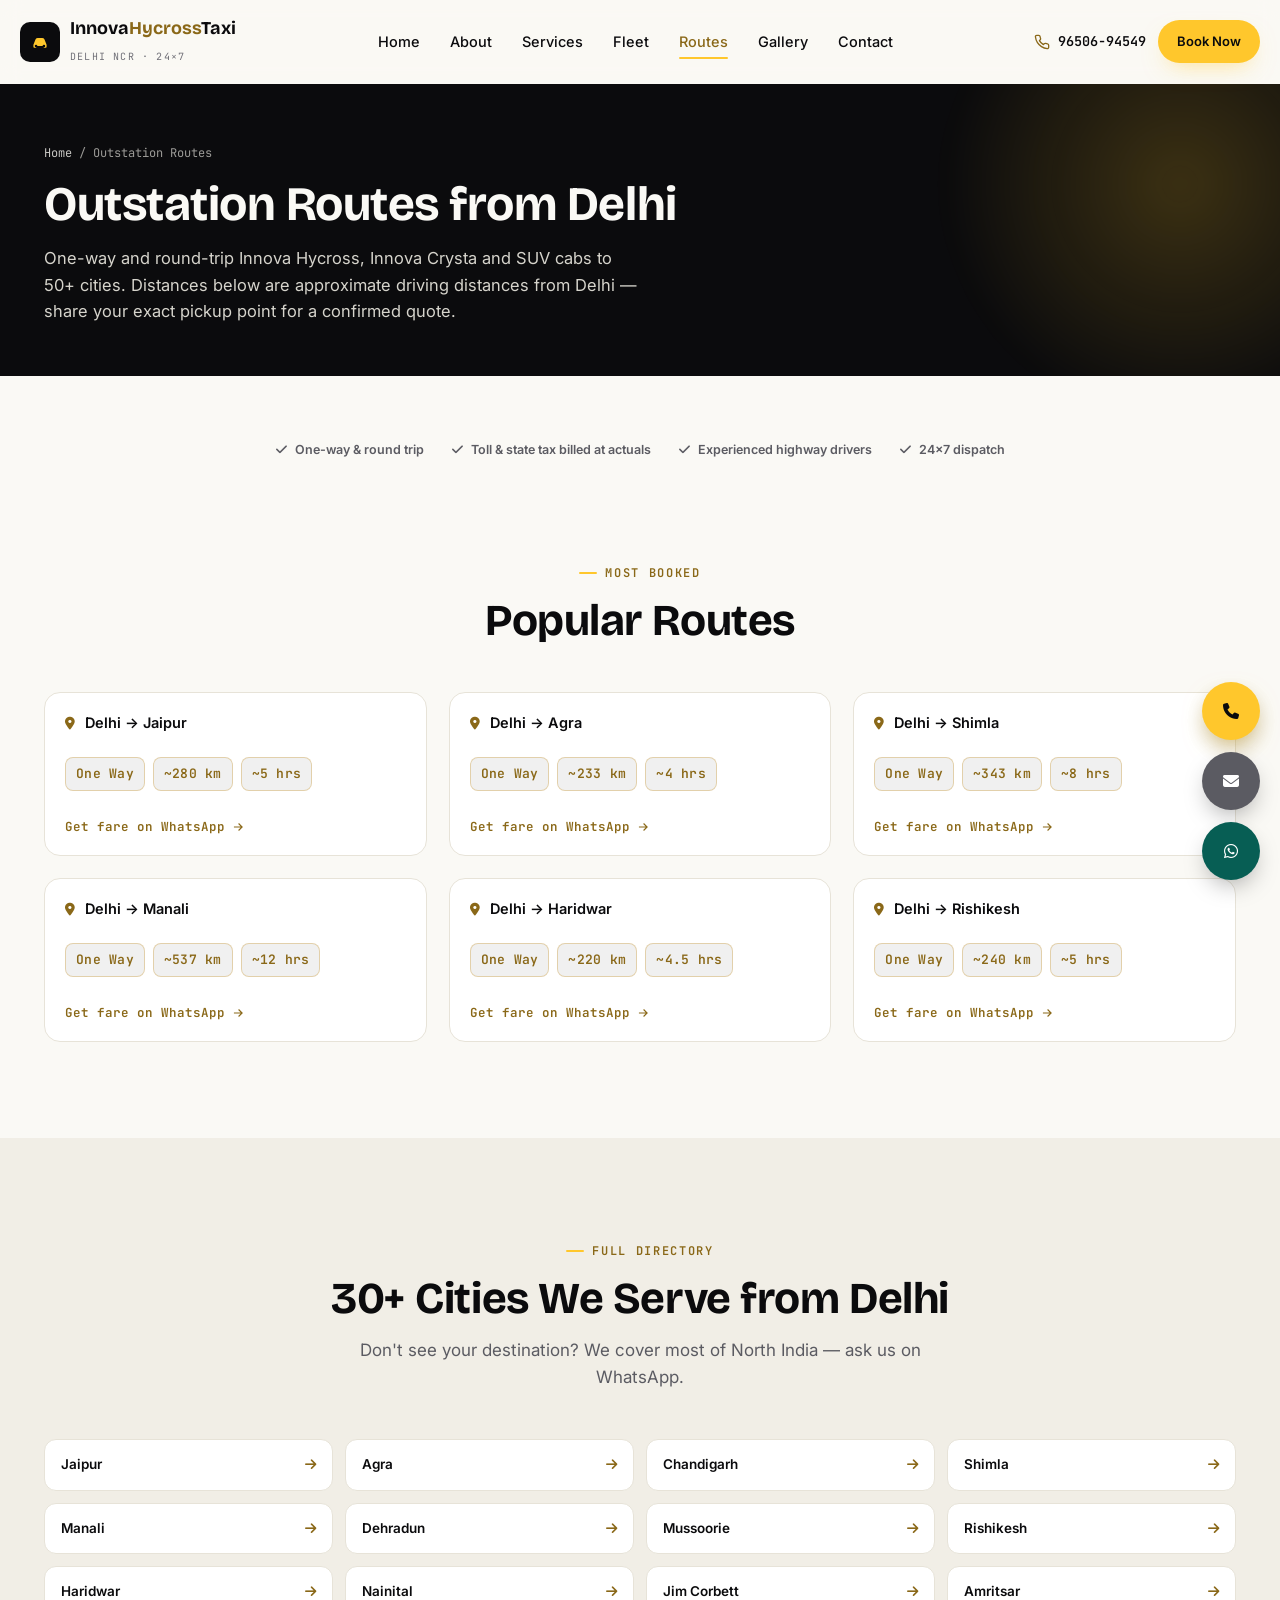
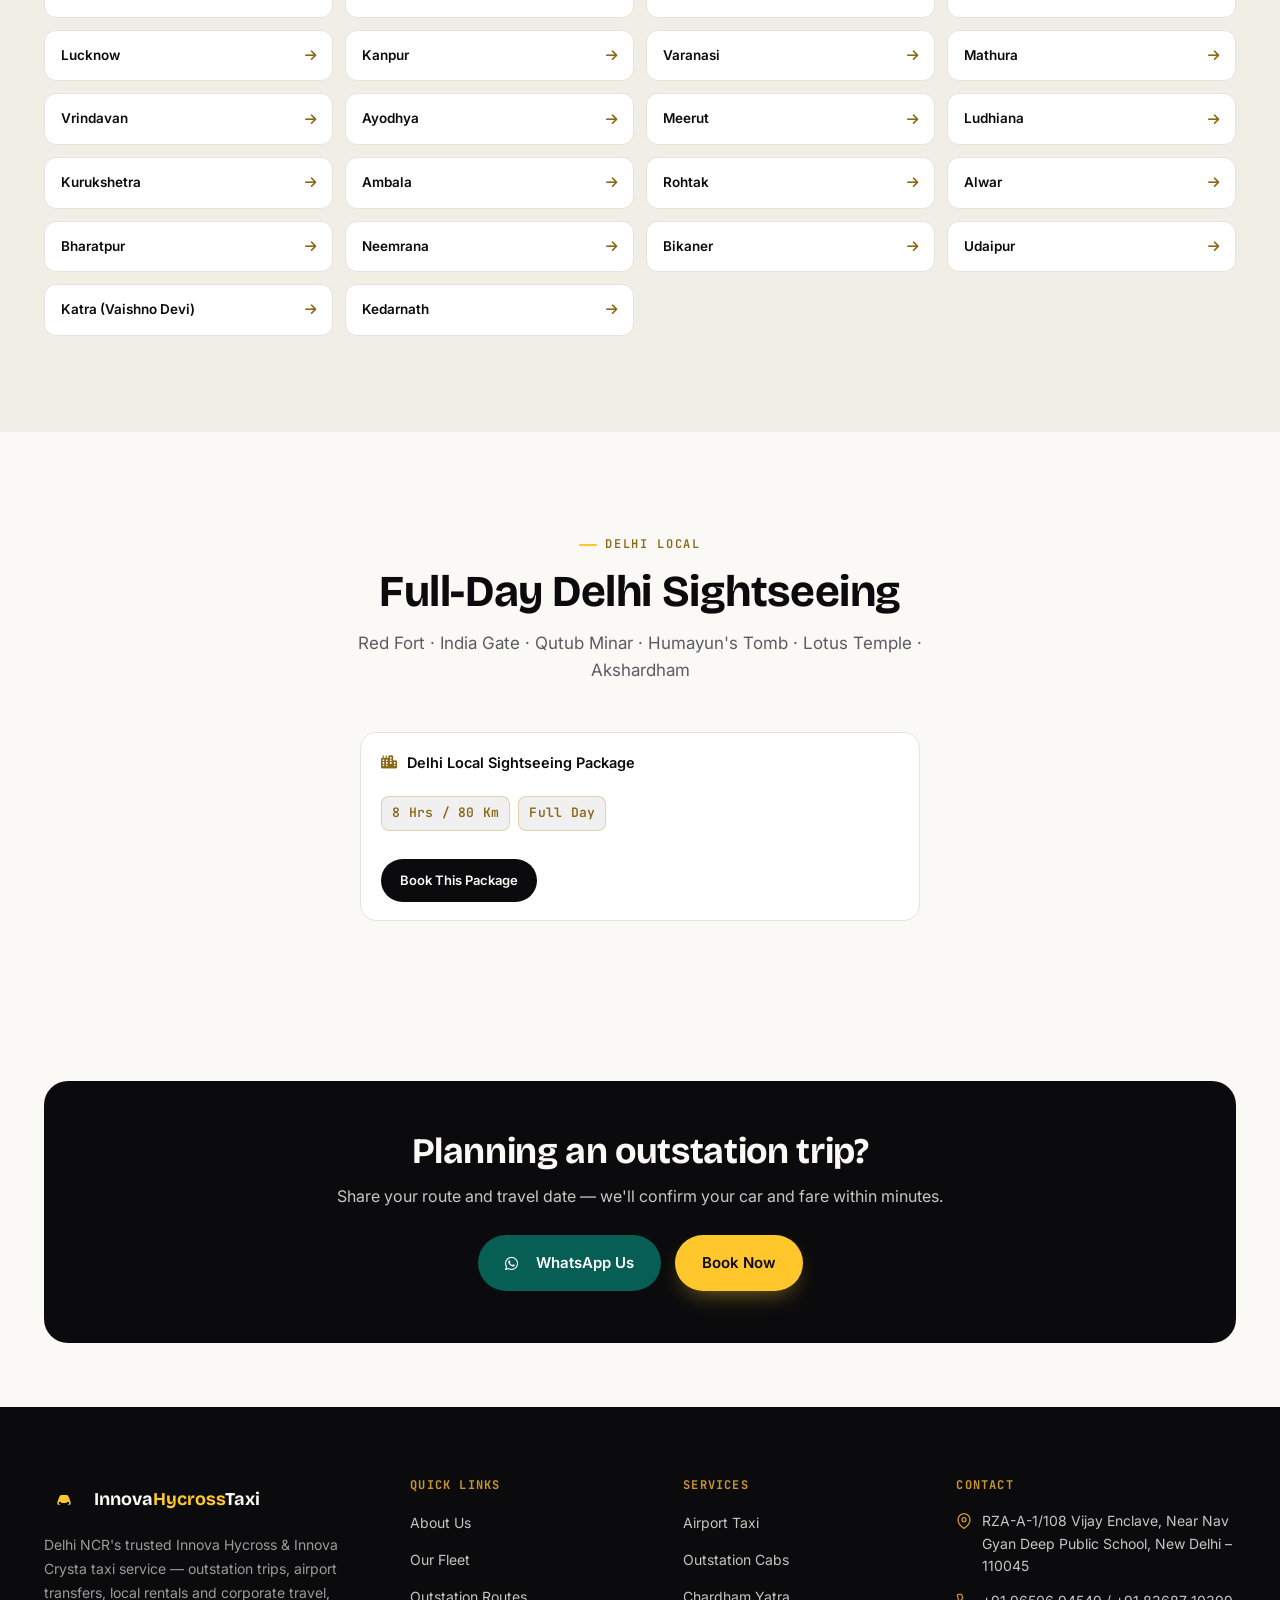
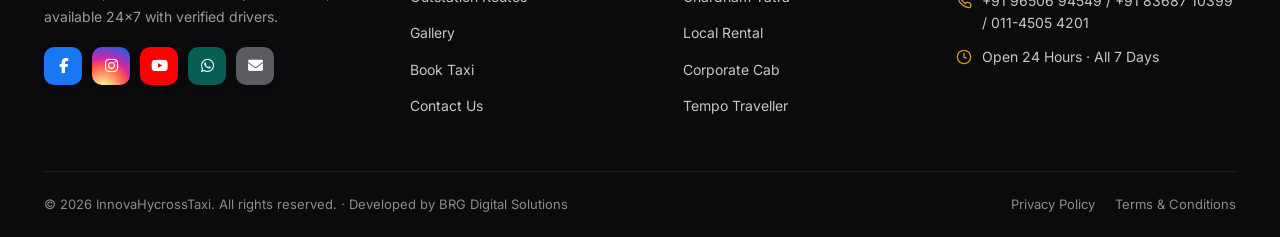
<file: routes.html>
<!DOCTYPE html>
<html lang="en">
<head>
<meta charset="UTF-8">
<meta name="viewport" content="width=device-width, initial-scale=1.0">
<title>Outstation Routes | Delhi to Jaipur, Agra, Manali & 50+ Cities</title>
<meta name="description" content="Book an Innova Hycross taxi for outstation routes from Delhi - Jaipur, Agra, Shimla, Manali, Haridwar, Rishikesh and 50+ cities. One-way & round trip fares.">
<meta name="keywords" content="one way innova hycross taxi fare delhi to jaipur, delhi to agra taxi, rent innova hycross for outstation trip, best taxi service for outstation travel">
<link rel="canonical" href="https://InnovaHycrossTaxi.com/routes.html">
<meta name="robots" content="index, follow">
<meta name="geo.region" content="IN-DL">
<meta name="geo.placename" content="Delhi">

<!-- Open Graph -->
<meta property="og:type" content="website">
<meta property="og:title" content="Outstation Routes | Delhi to Jaipur, Agra, Manali & 50+ Cities">
<meta property="og:description" content="Book an Innova Hycross taxi for outstation routes from Delhi - Jaipur, Agra, Shimla, Manali, Haridwar, Rishikesh and 50+ cities. One-way & round trip fares.">
<meta property="og:url" content="https://InnovaHycrossTaxi.com/routes.html">
<meta property="og:site_name" content="InnovaHycrossTaxi">
<meta property="og:locale" content="en_IN">
<meta property="og:image" content="https://InnovaHycrossTaxi.com/assets/img/fleet-hycross.webp">
<meta property="og:image:width" content="1200">
<meta property="og:image:height" content="675">
<meta property="og:image:alt" content="InnovaHycrossTaxi - Innova Hycross taxi in Delhi NCR">
<meta name="twitter:card" content="summary_large_image">
<meta name="twitter:title" content="Outstation Routes | Delhi to Jaipur, Agra, Manali & 50+ Cities">
<meta name="twitter:description" content="Book an Innova Hycross taxi for outstation routes from Delhi - Jaipur, Agra, Shimla, Manali, Haridwar, Rishikesh and 50+ cities. One-way & round trip fares.">
<meta name="twitter:image" content="https://InnovaHycrossTaxi.com/assets/img/fleet-hycross.webp">

<link rel="icon" type="image/svg+xml" href="data:image/svg+xml,<svg xmlns=%22http://www.w3.org/2000/svg%22 viewBox=%220 0 100 100%22><rect width=%22100%22 height=%22100%22 rx=%2222%22 fill=%22%230B0B0D%22/><path d=%22M20 62 L30 38 Q33 32 40 32 L60 32 Q67 32 70 38 L80 62 L80 72 Q80 76 76 76 L70 76 Q66 76 66 72 L66 68 L34 68 L34 72 Q34 76 30 76 L24 76 Q20 76 20 72 Z%22 fill=%22%23FFC72C%22/><circle cx=%2232%22 cy=%2268%22 r=%226%22 fill=%22%230B0B0D%22/><circle cx=%2268%22 cy=%2268%22 r=%226%22 fill=%22%230B0B0D%22/></svg>">

<link rel="preconnect" href="https://fonts.googleapis.com">
<link rel="preconnect" href="https://fonts.gstatic.com" crossorigin>
<link rel="preconnect" href="https://cdnjs.cloudflare.com" crossorigin>
<link href="https://fonts.googleapis.com/css2?family=Bricolage+Grotesque:opsz,wght@12..96,400..800&family=Inter:wght@400;500;600;700;800&family=JetBrains+Mono:wght@400;500;600;700&display=swap" rel="stylesheet">
<link rel="stylesheet" href="https://cdnjs.cloudflare.com/ajax/libs/font-awesome/6.5.2/css/all.min.css">
<link rel="stylesheet" href="assets/css/style.css">

<!-- LocalBusiness structured data for local SEO. NOTE: latitude/longitude below are
     approximate for the Vijay Enclave / Najafgarh area — replace with the exact
     coordinates from Google Maps for this address before going live. -->
<script type="application/ld+json">
{
  "@context": "https://schema.org",
  "@type": "TaxiService",
  "name": "InnovaHycrossTaxi",
  "image": "https://InnovaHycrossTaxi.com/assets/img/fleet-hycross.webp",
  "url": "https://InnovaHycrossTaxi.com",
  "telephone": "+91-9650694549",
  "priceRange": "₹₹",
  "contactPoint": [
    {
      "@type": "ContactPoint",
      "telephone": "+91-9650694549",
      "contactType": "reservations",
      "areaServed": "IN",
      "availableLanguage": ["en", "hi"]
    },
    {
      "@type": "ContactPoint",
      "telephone": "+91-8368710399",
      "contactType": "customer service",
      "areaServed": "IN",
      "availableLanguage": ["en", "hi"]
    },
    {
      "@type": "ContactPoint",
      "telephone": "+91-11-45054201",
      "contactType": "customer service",
      "areaServed": "IN",
      "availableLanguage": ["en", "hi"]
    }
  ],
  "address": {
    "@type": "PostalAddress",
    "streetAddress": "RZA-A-1/108 Vijay Enclave, Near Nav Gyan Deep Public School",
    "addressLocality": "Delhi",
    "postalCode": "110045",
    "addressCountry": "IN"
  },
  "geo": {
    "@type": "GeoCoordinates",
    "latitude": 28.6099,
    "longitude": 76.9843
  },
  "openingHoursSpecification": {
    "@type": "OpeningHoursSpecification",
    "dayOfWeek": ["Monday","Tuesday","Wednesday","Thursday","Friday","Saturday","Sunday"],
    "opens": "00:00",
    "closes": "23:59"
  },
  "areaServed": "Delhi NCR",
  "sameAs": [
    "https://www.facebook.com/share/1CkwwrY1pN/",
    "https://www.instagram.com/innovahycrosstaxicom",
    "https://www.youtube.com/@INNONAHYCROSSTAXISERVICETAXISE"
  ]
}
</script>
<script type="application/ld+json">
{
  "@context": "https://schema.org",
  "@type": "BreadcrumbList",
  "itemListElement": [
    {
      "@type": "ListItem",
      "position": 1,
      "name": "Home",
      "item": "https://InnovaHycrossTaxi.com/"
    },
    {
      "@type": "ListItem",
      "position": 2,
      "name": "Outstation Routes",
      "item": "https://InnovaHycrossTaxi.com/routes.html"
    }
  ]
}
</script>
</head>
<body>
<a href="#main" class="visually-hidden-focusable" style="position:absolute;left:-999px;top:0;background:#FFC72C;color:#0B0B0D;padding:10px 16px;z-index:999;border-radius:0 0 8px 0;">Skip to content</a>

<header class="site-header">
  <div class="container nav">
    <a href="index.html" class="brand" aria-label="InnovaHycrossTaxi home">
      <span class="brand-mark">
        <svg viewBox="0 0 100 100" fill="none" xmlns="http://www.w3.org/2000/svg"><path d="M20 62 L30 38 Q33 32 40 32 L60 32 Q67 32 70 38 L80 62 L80 72 Q80 76 76 76 L70 76 Q66 76 66 72 L66 68 L34 68 L34 72 Q34 76 30 76 L24 76 Q20 76 20 72 Z" fill="#FFC72C"/><circle cx="32" cy="68" r="6" fill="#0B0B0D"/><circle cx="68" cy="68" r="6" fill="#0B0B0D"/></svg>
      </span>
      <span>
        <span class="brand-word">Innova<span>Hycross</span>Taxi</span><br>
        <span class="brand-tag">Delhi NCR · 24×7</span>
      </span>
    </a>

    <nav class="nav-links" aria-label="Primary">
      <a href="index.html" class="">Home</a>
      <a href="about.html" class="">About</a>
      <a href="services.html" class="">Services</a>
      <a href="fleet.html" class="">Fleet</a>
      <a href="routes.html" class="is-active">Routes</a>
      <a href="gallery.html" class="">Gallery</a>
      <a href="contact.html" class="">Contact</a>
    </nav>

    <div class="nav-cta">
      <a href="tel:+919650694549" class="nav-call">
        <svg viewBox="0 0 24 24" fill="none" stroke="currentColor" stroke-width="2" stroke-linecap="round" stroke-linejoin="round"><path d="M22 16.92v3a2 2 0 0 1-2.18 2 19.79 19.79 0 0 1-8.63-3.07 19.5 19.5 0 0 1-6-6 19.79 19.79 0 0 1-3.07-8.67A2 2 0 0 1 4.11 2h3a2 2 0 0 1 2 1.72c.127.96.361 1.903.7 2.81a2 2 0 0 1-.45 2.11L8.09 9.91a16 16 0 0 0 6 6l1.27-1.27a2 2 0 0 1 2.11-.45c.907.339 1.85.573 2.81.7A2 2 0 0 1 22 16.92z"/></svg>
        96506-94549
      </a>
      <a href="book.html" class="btn btn-primary btn-sm">Book Now</a>
    </div>

    <button class="nav-toggle" data-nav-open aria-label="Open menu">
      <svg viewBox="0 0 24 24" fill="none" stroke="currentColor" stroke-width="2" stroke-linecap="round"><line x1="4" y1="7" x2="20" y2="7"/><line x1="4" y1="12" x2="20" y2="12"/><line x1="4" y1="17" x2="20" y2="17"/></svg>
    </button>
  </div>
</header>

<div class="mobile-panel">
  <div class="mobile-panel-top">
    <span class="brand-word" style="color:#FAF9F5;">Innova<span style="color:#FFC72C;">Hycross</span>Taxi</span>
    <button class="nav-toggle" data-nav-close aria-label="Close menu">
      <svg viewBox="0 0 24 24" fill="none" stroke="currentColor" stroke-width="2" stroke-linecap="round"><line x1="6" y1="6" x2="18" y2="18"/><line x1="6" y1="18" x2="18" y2="6"/></svg>
    </button>
  </div>
  <nav class="mobile-links" aria-label="Mobile">
    <a href="index.html">Home</a>
    <a href="about.html">About</a>
    <a href="services.html">Services</a>
    <a href="fleet.html">Fleet</a>
    <a href="routes.html">Routes</a>
    <a href="gallery.html">Gallery</a>
    <a href="contact.html">Contact</a>
  </nav>
  <div class="mobile-actions">
    <a href="book.html" class="btn btn-primary btn-block">Book Your Ride</a>
    <a href="tel:+919650694549" class="btn btn-outline btn-block" style="border-color:rgba(255,255,255,.3);color:#FAF9F5;">Call 96506-94549</a>
    <a href="https://wa.me/919650694549" class="btn btn-ghost-wa btn-block" target="_blank" rel="noopener">WhatsApp Us</a>
  </div>
  <div class="mobile-contact">
    RZA-A-1/108 Vijay Enclave, Near Nav Gyan Deep Public School, New Delhi – 110045<br>
    <a href="tel:+919650694549">+91 96506 94549</a> · <a href="tel:+918368710399">+91 83687 10399</a> · <a href="tel:+911145054201">011-4505 4201</a><br>
    Open 24 Hours, All Days
  </div>
</div>

<main id="main">
<section class="page-hero">
  <div class="hero-glow"></div>
  <div class="container">
    <div class="breadcrumb"><a href="index.html">Home</a> / Outstation Routes</div>
    <h1>Outstation Routes from Delhi</h1>
    <p>One-way and round-trip Innova Hycross, Innova Crysta and SUV cabs to 50+ cities. Distances below are approximate driving distances from Delhi — share your exact pickup point for a confirmed quote.</p>
  </div>
</section>

<section class="section--tight" style="padding-bottom:0;">
  <div class="container">
    <div class="badge-strip reveal">
      <span class="badge-strip-item"><i class="fa-solid fa-check"></i> One-way &amp; round trip</span>
      <span class="badge-strip-item"><i class="fa-solid fa-check"></i> Toll &amp; state tax billed at actuals</span>
      <span class="badge-strip-item"><i class="fa-solid fa-check"></i> Experienced highway drivers</span>
      <span class="badge-strip-item"><i class="fa-solid fa-check"></i> 24×7 dispatch</span>
    </div>
  </div>
</section>

<section class="section">
  <div class="container">
    <div class="section-head center reveal">
      <span class="eyebrow" style="justify-content:center;">Most Booked</span>
      <h2 class="section-title">Popular Routes</h2>
    </div>
    <div class="grid grid-3">
      <div class="card route-card reveal" style="flex-direction:column; align-items:flex-start;">
        <div class="route-card-path"><i class="fa-solid fa-location-dot"></i> Delhi → Jaipur</div>
        <div class="route-card-meta"><span class="meter meter--light">One Way</span><span class="meter meter--light">~280 km</span><span class="meter meter--light">~5 hrs</span></div>
        <a href="https://wa.me/919650694549?text=Hi%2C%20I%20need%20an%20Innova%20Hycross%20taxi%20fare%20for%20Delhi%20to%20Jaipur." target="_blank" rel="noopener" class="card-link" style="margin-top:12px;">Get fare on WhatsApp <svg viewBox="0 0 24 24" fill="none" stroke="currentColor" stroke-width="2"><path d="M5 12h14M13 6l6 6-6 6"/></svg></a>
      </div>
      <div class="card route-card reveal reveal-delay-1" style="flex-direction:column; align-items:flex-start;">
        <div class="route-card-path"><i class="fa-solid fa-location-dot"></i> Delhi → Agra</div>
        <div class="route-card-meta"><span class="meter meter--light">One Way</span><span class="meter meter--light">~233 km</span><span class="meter meter--light">~4 hrs</span></div>
        <a href="https://wa.me/919650694549?text=Hi%2C%20I%20need%20an%20Innova%20Hycross%20taxi%20fare%20for%20Delhi%20to%20Agra." target="_blank" rel="noopener" class="card-link" style="margin-top:12px;">Get fare on WhatsApp <svg viewBox="0 0 24 24" fill="none" stroke="currentColor" stroke-width="2"><path d="M5 12h14M13 6l6 6-6 6"/></svg></a>
      </div>
      <div class="card route-card reveal reveal-delay-2" style="flex-direction:column; align-items:flex-start;">
        <div class="route-card-path"><i class="fa-solid fa-location-dot"></i> Delhi → Shimla</div>
        <div class="route-card-meta"><span class="meter meter--light">One Way</span><span class="meter meter--light">~343 km</span><span class="meter meter--light">~8 hrs</span></div>
        <a href="https://wa.me/919650694549?text=Hi%2C%20I%20need%20an%20Innova%20Hycross%20taxi%20fare%20for%20Delhi%20to%20Shimla." target="_blank" rel="noopener" class="card-link" style="margin-top:12px;">Get fare on WhatsApp <svg viewBox="0 0 24 24" fill="none" stroke="currentColor" stroke-width="2"><path d="M5 12h14M13 6l6 6-6 6"/></svg></a>
      </div>
      <div class="card route-card reveal" style="flex-direction:column; align-items:flex-start;">
        <div class="route-card-path"><i class="fa-solid fa-location-dot"></i> Delhi → Manali</div>
        <div class="route-card-meta"><span class="meter meter--light">One Way</span><span class="meter meter--light">~537 km</span><span class="meter meter--light">~12 hrs</span></div>
        <a href="https://wa.me/919650694549?text=Hi%2C%20I%20need%20an%20Innova%20Hycross%20taxi%20fare%20for%20Delhi%20to%20Manali." target="_blank" rel="noopener" class="card-link" style="margin-top:12px;">Get fare on WhatsApp <svg viewBox="0 0 24 24" fill="none" stroke="currentColor" stroke-width="2"><path d="M5 12h14M13 6l6 6-6 6"/></svg></a>
      </div>
      <div class="card route-card reveal reveal-delay-1" style="flex-direction:column; align-items:flex-start;">
        <div class="route-card-path"><i class="fa-solid fa-location-dot"></i> Delhi → Haridwar</div>
        <div class="route-card-meta"><span class="meter meter--light">One Way</span><span class="meter meter--light">~220 km</span><span class="meter meter--light">~4.5 hrs</span></div>
        <a href="https://wa.me/919650694549?text=Hi%2C%20I%20need%20an%20Innova%20Hycross%20taxi%20fare%20for%20Delhi%20to%20Haridwar." target="_blank" rel="noopener" class="card-link" style="margin-top:12px;">Get fare on WhatsApp <svg viewBox="0 0 24 24" fill="none" stroke="currentColor" stroke-width="2"><path d="M5 12h14M13 6l6 6-6 6"/></svg></a>
      </div>
      <div class="card route-card reveal reveal-delay-2" style="flex-direction:column; align-items:flex-start;">
        <div class="route-card-path"><i class="fa-solid fa-location-dot"></i> Delhi → Rishikesh</div>
        <div class="route-card-meta"><span class="meter meter--light">One Way</span><span class="meter meter--light">~240 km</span><span class="meter meter--light">~5 hrs</span></div>
        <a href="https://wa.me/919650694549?text=Hi%2C%20I%20need%20an%20Innova%20Hycross%20taxi%20fare%20for%20Delhi%20to%20Rishikesh." target="_blank" rel="noopener" class="card-link" style="margin-top:12px;">Get fare on WhatsApp <svg viewBox="0 0 24 24" fill="none" stroke="currentColor" stroke-width="2"><path d="M5 12h14M13 6l6 6-6 6"/></svg></a>
      </div>
    </div>
  </div>
</section>

<section class="section section--dim">
  <div class="container">
    <div class="section-head center reveal">
      <span class="eyebrow" style="justify-content:center;">Full Directory</span>
      <h2 class="section-title">30+ Cities We Serve from Delhi</h2>
      <p class="section-sub">Don't see your destination? We cover most of North India — ask us on WhatsApp.</p>
    </div>
    <div class="city-chip-grid reveal">
      <a class="city-chip" href="https://wa.me/919650694549?text=Fare%20for%20Delhi%20to%20Jaipur%3F"><span>Jaipur</span><i class="fa-solid fa-arrow-right"></i></a>
      <a class="city-chip" href="https://wa.me/919650694549?text=Fare%20for%20Delhi%20to%20Agra%3F"><span>Agra</span><i class="fa-solid fa-arrow-right"></i></a>
      <a class="city-chip" href="https://wa.me/919650694549?text=Fare%20for%20Delhi%20to%20Chandigarh%3F"><span>Chandigarh</span><i class="fa-solid fa-arrow-right"></i></a>
      <a class="city-chip" href="https://wa.me/919650694549?text=Fare%20for%20Delhi%20to%20Shimla%3F"><span>Shimla</span><i class="fa-solid fa-arrow-right"></i></a>
      <a class="city-chip" href="https://wa.me/919650694549?text=Fare%20for%20Delhi%20to%20Manali%3F"><span>Manali</span><i class="fa-solid fa-arrow-right"></i></a>
      <a class="city-chip" href="https://wa.me/919650694549?text=Fare%20for%20Delhi%20to%20Dehradun%3F"><span>Dehradun</span><i class="fa-solid fa-arrow-right"></i></a>
      <a class="city-chip" href="https://wa.me/919650694549?text=Fare%20for%20Delhi%20to%20Mussoorie%3F"><span>Mussoorie</span><i class="fa-solid fa-arrow-right"></i></a>
      <a class="city-chip" href="https://wa.me/919650694549?text=Fare%20for%20Delhi%20to%20Rishikesh%3F"><span>Rishikesh</span><i class="fa-solid fa-arrow-right"></i></a>
      <a class="city-chip" href="https://wa.me/919650694549?text=Fare%20for%20Delhi%20to%20Haridwar%3F"><span>Haridwar</span><i class="fa-solid fa-arrow-right"></i></a>
      <a class="city-chip" href="https://wa.me/919650694549?text=Fare%20for%20Delhi%20to%20Nainital%3F"><span>Nainital</span><i class="fa-solid fa-arrow-right"></i></a>
      <a class="city-chip" href="https://wa.me/919650694549?text=Fare%20for%20Delhi%20to%20Jim%20Corbett%3F"><span>Jim Corbett</span><i class="fa-solid fa-arrow-right"></i></a>
      <a class="city-chip" href="https://wa.me/919650694549?text=Fare%20for%20Delhi%20to%20Amritsar%3F"><span>Amritsar</span><i class="fa-solid fa-arrow-right"></i></a>
      <a class="city-chip" href="https://wa.me/919650694549?text=Fare%20for%20Delhi%20to%20Lucknow%3F"><span>Lucknow</span><i class="fa-solid fa-arrow-right"></i></a>
      <a class="city-chip" href="https://wa.me/919650694549?text=Fare%20for%20Delhi%20to%20Kanpur%3F"><span>Kanpur</span><i class="fa-solid fa-arrow-right"></i></a>
      <a class="city-chip" href="https://wa.me/919650694549?text=Fare%20for%20Delhi%20to%20Varanasi%3F"><span>Varanasi</span><i class="fa-solid fa-arrow-right"></i></a>
      <a class="city-chip" href="https://wa.me/919650694549?text=Fare%20for%20Delhi%20to%20Mathura%3F"><span>Mathura</span><i class="fa-solid fa-arrow-right"></i></a>
      <a class="city-chip" href="https://wa.me/919650694549?text=Fare%20for%20Delhi%20to%20Vrindavan%3F"><span>Vrindavan</span><i class="fa-solid fa-arrow-right"></i></a>
      <a class="city-chip" href="https://wa.me/919650694549?text=Fare%20for%20Delhi%20to%20Ayodhya%3F"><span>Ayodhya</span><i class="fa-solid fa-arrow-right"></i></a>
      <a class="city-chip" href="https://wa.me/919650694549?text=Fare%20for%20Delhi%20to%20Meerut%3F"><span>Meerut</span><i class="fa-solid fa-arrow-right"></i></a>
      <a class="city-chip" href="https://wa.me/919650694549?text=Fare%20for%20Delhi%20to%20Ludhiana%3F"><span>Ludhiana</span><i class="fa-solid fa-arrow-right"></i></a>
      <a class="city-chip" href="https://wa.me/919650694549?text=Fare%20for%20Delhi%20to%20Kurukshetra%3F"><span>Kurukshetra</span><i class="fa-solid fa-arrow-right"></i></a>
      <a class="city-chip" href="https://wa.me/919650694549?text=Fare%20for%20Delhi%20to%20Ambala%3F"><span>Ambala</span><i class="fa-solid fa-arrow-right"></i></a>
      <a class="city-chip" href="https://wa.me/919650694549?text=Fare%20for%20Delhi%20to%20Rohtak%3F"><span>Rohtak</span><i class="fa-solid fa-arrow-right"></i></a>
      <a class="city-chip" href="https://wa.me/919650694549?text=Fare%20for%20Delhi%20to%20Alwar%3F"><span>Alwar</span><i class="fa-solid fa-arrow-right"></i></a>
      <a class="city-chip" href="https://wa.me/919650694549?text=Fare%20for%20Delhi%20to%20Bharatpur%3F"><span>Bharatpur</span><i class="fa-solid fa-arrow-right"></i></a>
      <a class="city-chip" href="https://wa.me/919650694549?text=Fare%20for%20Delhi%20to%20Neemrana%3F"><span>Neemrana</span><i class="fa-solid fa-arrow-right"></i></a>
      <a class="city-chip" href="https://wa.me/919650694549?text=Fare%20for%20Delhi%20to%20Bikaner%3F"><span>Bikaner</span><i class="fa-solid fa-arrow-right"></i></a>
      <a class="city-chip" href="https://wa.me/919650694549?text=Fare%20for%20Delhi%20to%20Udaipur%3F"><span>Udaipur</span><i class="fa-solid fa-arrow-right"></i></a>
      <a class="city-chip" href="https://wa.me/919650694549?text=Fare%20for%20Delhi%20to%20Katra%20(Vaishno%20Devi)%3F"><span>Katra (Vaishno Devi)</span><i class="fa-solid fa-arrow-right"></i></a>
      <a class="city-chip" href="https://wa.me/919650694549?text=Fare%20for%20Delhi%20to%20Kedarnath%3F"><span>Kedarnath</span><i class="fa-solid fa-arrow-right"></i></a>
    </div>
  </div>
</section>

<section class="section">
  <div class="container">
    <div class="section-head center reveal">
      <span class="eyebrow" style="justify-content:center;">Delhi Local</span>
      <h2 class="section-title">Full-Day Delhi Sightseeing</h2>
      <p class="section-sub">Red Fort · India Gate · Qutub Minar · Humayun's Tomb · Lotus Temple · Akshardham</p>
    </div>
    <div class="card route-card reveal" style="max-width:560px; margin:0 auto; flex-direction:column; align-items:flex-start;">
      <div class="route-card-path"><i class="fa-solid fa-city"></i> Delhi Local Sightseeing Package</div>
      <div class="route-card-meta"><span class="meter meter--light">8 Hrs / 80 Km</span><span class="meter meter--light">Full Day</span></div>
      <a href="book.html" class="btn btn-dark btn-sm" style="margin-top:14px;">Book This Package</a>
    </div>
  </div>
</section>

<section class="section--tight">
  <div class="container">
    <div class="cta-band reveal">
      <h2>Planning an outstation trip?</h2>
      <p>Share your route and travel date — we'll confirm your car and fare within minutes.</p>
      <div class="hero-ctas">
        <a href="https://wa.me/919650694549" target="_blank" rel="noopener" class="btn btn-ghost-wa"><i class="fa-brands fa-whatsapp"></i>&nbsp; WhatsApp Us</a>
        <a href="book.html" class="btn btn-primary">Book Now</a>
      </div>
    </div>
  </div>
</section>
</main>

<footer class="site-footer">
  <div class="container">
    <div class="footer-grid">
      <div class="footer-brand">
        <a href="index.html" class="brand">
          <span class="brand-mark">
            <svg viewBox="0 0 100 100" fill="none" xmlns="http://www.w3.org/2000/svg"><path d="M20 62 L30 38 Q33 32 40 32 L60 32 Q67 32 70 38 L80 62 L80 72 Q80 76 76 76 L70 76 Q66 76 66 72 L66 68 L34 68 L34 72 Q34 76 30 76 L24 76 Q20 76 20 72 Z" fill="#FFC72C"/><circle cx="32" cy="68" r="6" fill="#0B0B0D"/><circle cx="68" cy="68" r="6" fill="#0B0B0D"/></svg>
          </span>
          <span class="brand-word" style="color:#FAF9F5;">Innova<span style="color:#FFC72C;">Hycross</span>Taxi</span>
        </a>
        <p>Delhi NCR's trusted Innova Hycross &amp; Innova Crysta taxi service — outstation trips, airport transfers, local rentals and corporate travel, available 24×7 with verified drivers.</p>
        <div class="footer-social">
          <a class="social-btn social-fb" href="https://www.facebook.com/share/1CkwwrY1pN/" target="_blank" rel="noopener" aria-label="Facebook"><i class="fa-brands fa-facebook-f"></i></a>
          <a class="social-btn social-ig" href="https://www.instagram.com/innovahycrosstaxicom" target="_blank" rel="noopener" aria-label="Instagram"><i class="fa-brands fa-instagram"></i></a>
          <a class="social-btn social-yt" href="https://www.youtube.com/@INNONAHYCROSSTAXISERVICETAXISE" target="_blank" rel="noopener" aria-label="YouTube"><i class="fa-brands fa-youtube"></i></a>
          <a class="social-btn social-wa" href="https://wa.me/919650694549" target="_blank" rel="noopener" aria-label="WhatsApp"><i class="fa-brands fa-whatsapp"></i></a>
            <a class="social-btn social-mail" href="mailto:info@InnovaHycrossTaxi.com" aria-label="Email"><i class="fa-solid fa-envelope"></i></a>
        </div>
      </div>

      <div class="footer-col">
        <h3>Quick Links</h3>
        <ul>
          <li><a href="about.html">About Us</a></li>
          <li><a href="fleet.html">Our Fleet</a></li>
          <li><a href="routes.html">Outstation Routes</a></li>
          <li><a href="gallery.html">Gallery</a></li>
          <li><a href="book.html">Book Taxi</a></li>
          <li><a href="contact.html">Contact Us</a></li>
        </ul>
      </div>

      <div class="footer-col">
        <h3>Services</h3>
        <ul>
          <li><a href="services.html#airport">Airport Taxi</a></li>
          <li><a href="services.html#outstation">Outstation Cabs</a></li>
          <li><a href="services.html#chardham">Chardham Yatra</a></li>
          <li><a href="services.html#local">Local Rental</a></li>
          <li><a href="services.html#corporate">Corporate Cab</a></li>
          <li><a href="services.html#tempo">Tempo Traveller</a></li>
        </ul>
      </div>

      <div class="footer-col">
        <h3>Contact</h3>
        <div class="contact-line">
          <svg viewBox="0 0 24 24" fill="none" stroke="currentColor" stroke-width="2"><path d="M21 10c0 7-9 13-9 13s-9-6-9-13a9 9 0 0 1 18 0z"/><circle cx="12" cy="10" r="3"/></svg>
          <span>RZA-A-1/108 Vijay Enclave, Near Nav Gyan Deep Public School, New Delhi – 110045</span>
        </div>
        <div class="contact-line">
          <svg viewBox="0 0 24 24" fill="none" stroke="currentColor" stroke-width="2"><path d="M22 16.92v3a2 2 0 0 1-2.18 2 19.79 19.79 0 0 1-8.63-3.07 19.5 19.5 0 0 1-6-6 19.79 19.79 0 0 1-3.07-8.67A2 2 0 0 1 4.11 2h3a2 2 0 0 1 2 1.72c.127.96.361 1.903.7 2.81a2 2 0 0 1-.45 2.11L8.09 9.91a16 16 0 0 0 6 6l1.27-1.27a2 2 0 0 1 2.11-.45c.907.339 1.85.573 2.81.7A2 2 0 0 1 22 16.92z"/></svg>
          <span><a href="tel:+919650694549">+91 96506 94549</a> / <a href="tel:+918368710399">+91 83687 10399</a> / <a href="tel:+911145054201">011-4505 4201</a></span>
        </div>
        <div class="contact-line">
          <svg viewBox="0 0 24 24" fill="none" stroke="currentColor" stroke-width="2"><circle cx="12" cy="12" r="10"/><polyline points="12 6 12 12 16 14"/></svg>
          <span>Open 24 Hours · All 7 Days</span>
        </div>
      </div>
    </div>

    <div class="footer-bottom">
      <span>© <span data-year>2026</span> InnovaHycrossTaxi. All rights reserved. · Developed by <a href="https://www.brgdigitalsolutions.in" target="_blank" rel="noopener">BRG Digital Solutions</a></span>
      <div class="footer-legal">
        <a href="privacy.html">Privacy Policy</a>
        <a href="terms.html">Terms &amp; Conditions</a>
      </div>
    </div>
  </div>
</footer>

<div class="float-stack">
  <a href="tel:+919650694549" class="float-btn float-call" aria-label="Call InnovaHycrossTaxi">
    <i class="fa-solid fa-phone"></i>
  </a>
  <a href="mailto:info@InnovaHycrossTaxi.com" class="float-btn float-mail" aria-label="Email InnovaHycrossTaxi">
    <i class="fa-solid fa-envelope"></i>
  </a>
  <a href="https://wa.me/919650694549?text=Hi%20InnovaHycrossTaxi%2C%20I%27d%20like%20to%20book%20a%20cab." class="float-btn float-wa" target="_blank" rel="noopener" aria-label="Chat on WhatsApp">
    <i class="fa-brands fa-whatsapp"></i>
  </a>
</div>

<div class="sticky-cta-mobile">
  <a href="tel:+919650694549" class="btn btn-outline" style="border-color:rgba(255,255,255,.25);color:#FAF9F5;"><i class="fa-solid fa-phone"></i>&nbsp; Call</a>
  <a href="https://wa.me/919650694549" target="_blank" rel="noopener" class="btn btn-ghost-wa"><i class="fa-brands fa-whatsapp"></i>&nbsp; WhatsApp</a>
  <a href="book.html" class="btn btn-primary">Book Now</a>
</div>

<script src="assets/js/main.js"></script>
</body>
</html>
</file>
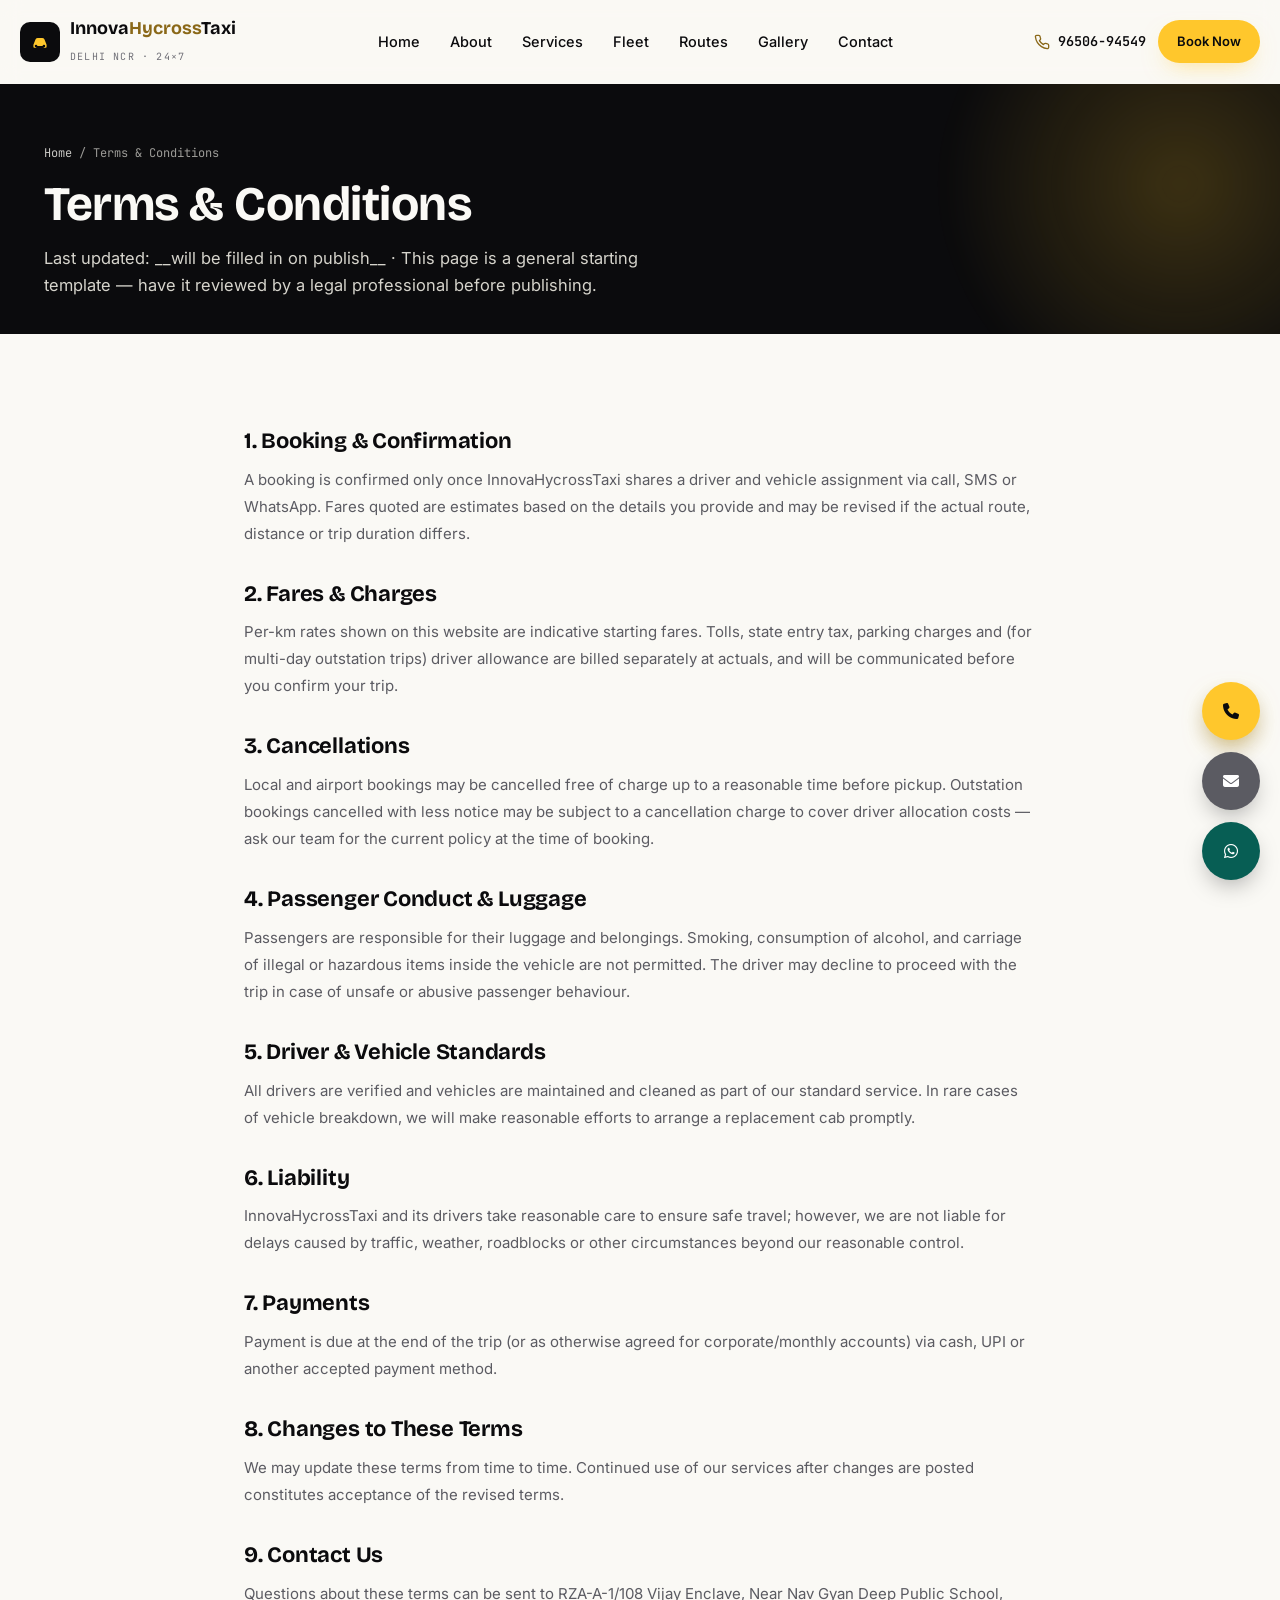
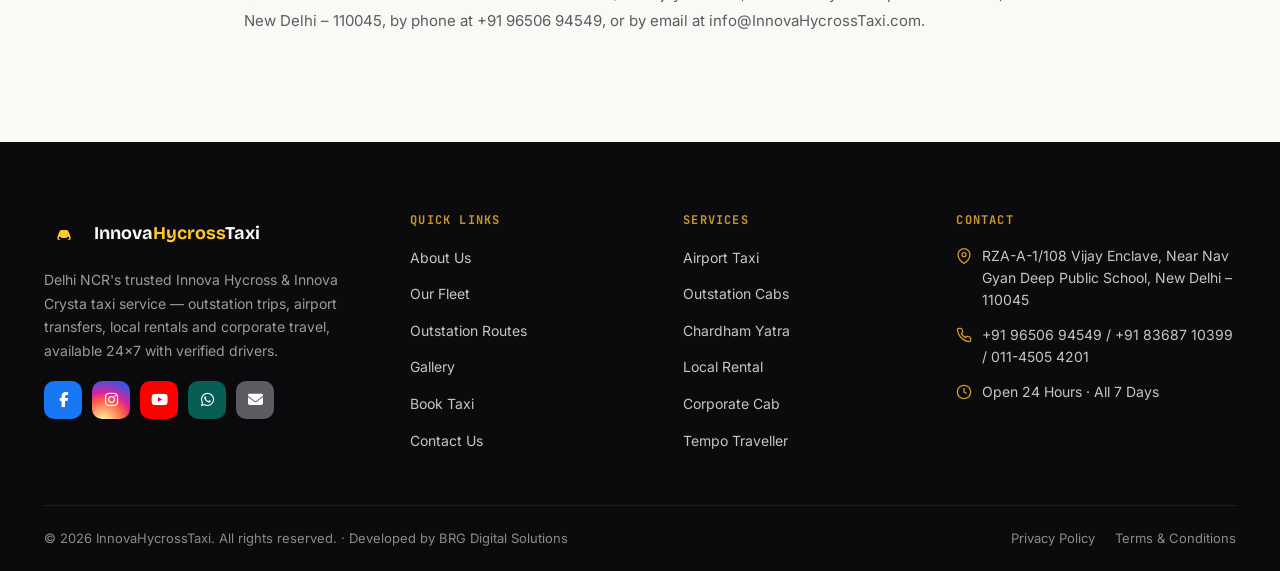
<file: terms.html>
<!DOCTYPE html>
<html lang="en">
<head>
<meta charset="UTF-8">
<meta name="viewport" content="width=device-width, initial-scale=1.0">
<title>Terms & Conditions | InnovaHycrossTaxi</title>
<meta name="description" content="Read the terms and conditions for booking a cab with InnovaHycrossTaxi, including fares, cancellations and passenger conduct.">
<meta name="keywords" content="innovahycrosstaxi terms and conditions">
<link rel="canonical" href="https://InnovaHycrossTaxi.com/terms.html">
<meta name="robots" content="index, follow">
<meta name="geo.region" content="IN-DL">
<meta name="geo.placename" content="Delhi">

<!-- Open Graph -->
<meta property="og:type" content="website">
<meta property="og:title" content="Terms & Conditions | InnovaHycrossTaxi">
<meta property="og:description" content="Read the terms and conditions for booking a cab with InnovaHycrossTaxi, including fares, cancellations and passenger conduct.">
<meta property="og:url" content="https://InnovaHycrossTaxi.com/terms.html">
<meta property="og:site_name" content="InnovaHycrossTaxi">
<meta property="og:locale" content="en_IN">
<meta property="og:image" content="https://InnovaHycrossTaxi.com/assets/img/fleet-hycross.webp">
<meta property="og:image:width" content="1200">
<meta property="og:image:height" content="675">
<meta property="og:image:alt" content="InnovaHycrossTaxi - Innova Hycross taxi in Delhi NCR">
<meta name="twitter:card" content="summary_large_image">
<meta name="twitter:title" content="Terms & Conditions | InnovaHycrossTaxi">
<meta name="twitter:description" content="Read the terms and conditions for booking a cab with InnovaHycrossTaxi, including fares, cancellations and passenger conduct.">
<meta name="twitter:image" content="https://InnovaHycrossTaxi.com/assets/img/fleet-hycross.webp">

<link rel="icon" type="image/svg+xml" href="data:image/svg+xml,<svg xmlns=%22http://www.w3.org/2000/svg%22 viewBox=%220 0 100 100%22><rect width=%22100%22 height=%22100%22 rx=%2222%22 fill=%22%230B0B0D%22/><path d=%22M20 62 L30 38 Q33 32 40 32 L60 32 Q67 32 70 38 L80 62 L80 72 Q80 76 76 76 L70 76 Q66 76 66 72 L66 68 L34 68 L34 72 Q34 76 30 76 L24 76 Q20 76 20 72 Z%22 fill=%22%23FFC72C%22/><circle cx=%2232%22 cy=%2268%22 r=%226%22 fill=%22%230B0B0D%22/><circle cx=%2268%22 cy=%2268%22 r=%226%22 fill=%22%230B0B0D%22/></svg>">

<link rel="preconnect" href="https://fonts.googleapis.com">
<link rel="preconnect" href="https://fonts.gstatic.com" crossorigin>
<link rel="preconnect" href="https://cdnjs.cloudflare.com" crossorigin>
<link href="https://fonts.googleapis.com/css2?family=Bricolage+Grotesque:opsz,wght@12..96,400..800&family=Inter:wght@400;500;600;700;800&family=JetBrains+Mono:wght@400;500;600;700&display=swap" rel="stylesheet">
<link rel="stylesheet" href="https://cdnjs.cloudflare.com/ajax/libs/font-awesome/6.5.2/css/all.min.css">
<link rel="stylesheet" href="assets/css/style.css">

<!-- LocalBusiness structured data for local SEO. NOTE: latitude/longitude below are
     approximate for the Vijay Enclave / Najafgarh area — replace with the exact
     coordinates from Google Maps for this address before going live. -->
<script type="application/ld+json">
{
  "@context": "https://schema.org",
  "@type": "TaxiService",
  "name": "InnovaHycrossTaxi",
  "image": "https://InnovaHycrossTaxi.com/assets/img/fleet-hycross.webp",
  "url": "https://InnovaHycrossTaxi.com",
  "telephone": "+91-9650694549",
  "priceRange": "₹₹",
  "contactPoint": [
    {
      "@type": "ContactPoint",
      "telephone": "+91-9650694549",
      "contactType": "reservations",
      "areaServed": "IN",
      "availableLanguage": ["en", "hi"]
    },
    {
      "@type": "ContactPoint",
      "telephone": "+91-8368710399",
      "contactType": "customer service",
      "areaServed": "IN",
      "availableLanguage": ["en", "hi"]
    },
    {
      "@type": "ContactPoint",
      "telephone": "+91-11-45054201",
      "contactType": "customer service",
      "areaServed": "IN",
      "availableLanguage": ["en", "hi"]
    }
  ],
  "address": {
    "@type": "PostalAddress",
    "streetAddress": "RZA-A-1/108 Vijay Enclave, Near Nav Gyan Deep Public School",
    "addressLocality": "Delhi",
    "postalCode": "110045",
    "addressCountry": "IN"
  },
  "geo": {
    "@type": "GeoCoordinates",
    "latitude": 28.6099,
    "longitude": 76.9843
  },
  "openingHoursSpecification": {
    "@type": "OpeningHoursSpecification",
    "dayOfWeek": ["Monday","Tuesday","Wednesday","Thursday","Friday","Saturday","Sunday"],
    "opens": "00:00",
    "closes": "23:59"
  },
  "areaServed": "Delhi NCR",
  "sameAs": [
    "https://www.facebook.com/share/1CkwwrY1pN/",
    "https://www.instagram.com/innovahycrosstaxicom",
    "https://www.youtube.com/@INNONAHYCROSSTAXISERVICETAXISE"
  ]
}
</script>
<script type="application/ld+json">
{
  "@context": "https://schema.org",
  "@type": "BreadcrumbList",
  "itemListElement": [
    {
      "@type": "ListItem",
      "position": 1,
      "name": "Home",
      "item": "https://InnovaHycrossTaxi.com/"
    },
    {
      "@type": "ListItem",
      "position": 2,
      "name": "Terms & Conditions",
      "item": "https://InnovaHycrossTaxi.com/terms.html"
    }
  ]
}
</script>
</head>
<body>
<a href="#main" class="visually-hidden-focusable" style="position:absolute;left:-999px;top:0;background:#FFC72C;color:#0B0B0D;padding:10px 16px;z-index:999;border-radius:0 0 8px 0;">Skip to content</a>

<header class="site-header">
  <div class="container nav">
    <a href="index.html" class="brand" aria-label="InnovaHycrossTaxi home">
      <span class="brand-mark">
        <svg viewBox="0 0 100 100" fill="none" xmlns="http://www.w3.org/2000/svg"><path d="M20 62 L30 38 Q33 32 40 32 L60 32 Q67 32 70 38 L80 62 L80 72 Q80 76 76 76 L70 76 Q66 76 66 72 L66 68 L34 68 L34 72 Q34 76 30 76 L24 76 Q20 76 20 72 Z" fill="#FFC72C"/><circle cx="32" cy="68" r="6" fill="#0B0B0D"/><circle cx="68" cy="68" r="6" fill="#0B0B0D"/></svg>
      </span>
      <span>
        <span class="brand-word">Innova<span>Hycross</span>Taxi</span><br>
        <span class="brand-tag">Delhi NCR · 24×7</span>
      </span>
    </a>

    <nav class="nav-links" aria-label="Primary">
      <a href="index.html" class="">Home</a>
      <a href="about.html" class="">About</a>
      <a href="services.html" class="">Services</a>
      <a href="fleet.html" class="">Fleet</a>
      <a href="routes.html" class="">Routes</a>
      <a href="gallery.html" class="">Gallery</a>
      <a href="contact.html" class="">Contact</a>
    </nav>

    <div class="nav-cta">
      <a href="tel:+919650694549" class="nav-call">
        <svg viewBox="0 0 24 24" fill="none" stroke="currentColor" stroke-width="2" stroke-linecap="round" stroke-linejoin="round"><path d="M22 16.92v3a2 2 0 0 1-2.18 2 19.79 19.79 0 0 1-8.63-3.07 19.5 19.5 0 0 1-6-6 19.79 19.79 0 0 1-3.07-8.67A2 2 0 0 1 4.11 2h3a2 2 0 0 1 2 1.72c.127.96.361 1.903.7 2.81a2 2 0 0 1-.45 2.11L8.09 9.91a16 16 0 0 0 6 6l1.27-1.27a2 2 0 0 1 2.11-.45c.907.339 1.85.573 2.81.7A2 2 0 0 1 22 16.92z"/></svg>
        96506-94549
      </a>
      <a href="book.html" class="btn btn-primary btn-sm">Book Now</a>
    </div>

    <button class="nav-toggle" data-nav-open aria-label="Open menu">
      <svg viewBox="0 0 24 24" fill="none" stroke="currentColor" stroke-width="2" stroke-linecap="round"><line x1="4" y1="7" x2="20" y2="7"/><line x1="4" y1="12" x2="20" y2="12"/><line x1="4" y1="17" x2="20" y2="17"/></svg>
    </button>
  </div>
</header>

<div class="mobile-panel">
  <div class="mobile-panel-top">
    <span class="brand-word" style="color:#FAF9F5;">Innova<span style="color:#FFC72C;">Hycross</span>Taxi</span>
    <button class="nav-toggle" data-nav-close aria-label="Close menu">
      <svg viewBox="0 0 24 24" fill="none" stroke="currentColor" stroke-width="2" stroke-linecap="round"><line x1="6" y1="6" x2="18" y2="18"/><line x1="6" y1="18" x2="18" y2="6"/></svg>
    </button>
  </div>
  <nav class="mobile-links" aria-label="Mobile">
    <a href="index.html">Home</a>
    <a href="about.html">About</a>
    <a href="services.html">Services</a>
    <a href="fleet.html">Fleet</a>
    <a href="routes.html">Routes</a>
    <a href="gallery.html">Gallery</a>
    <a href="contact.html">Contact</a>
  </nav>
  <div class="mobile-actions">
    <a href="book.html" class="btn btn-primary btn-block">Book Your Ride</a>
    <a href="tel:+919650694549" class="btn btn-outline btn-block" style="border-color:rgba(255,255,255,.3);color:#FAF9F5;">Call 96506-94549</a>
    <a href="https://wa.me/919650694549" class="btn btn-ghost-wa btn-block" target="_blank" rel="noopener">WhatsApp Us</a>
  </div>
  <div class="mobile-contact">
    RZA-A-1/108 Vijay Enclave, Near Nav Gyan Deep Public School, New Delhi – 110045<br>
    <a href="tel:+919650694549">+91 96506 94549</a> · <a href="tel:+918368710399">+91 83687 10399</a> · <a href="tel:+911145054201">011-4505 4201</a><br>
    Open 24 Hours, All Days
  </div>
</div>

<main id="main">
<section class="page-hero" style="padding-bottom:36px;">
  <div class="hero-glow"></div>
  <div class="container">
    <div class="breadcrumb"><a href="index.html">Home</a> / Terms &amp; Conditions</div>
    <h1>Terms &amp; Conditions</h1>
    <p>Last updated: __will be filled in on publish__ · This page is a general starting template — have it reviewed by a legal professional before publishing.</p>
  </div>
</section>

<section class="section">
  <div class="container" style="max-width:840px;">
    <div class="legal-content reveal">
      <h2>1. Booking &amp; Confirmation</h2>
      <p>A booking is confirmed only once InnovaHycrossTaxi shares a driver and vehicle assignment via call, SMS or WhatsApp. Fares quoted are estimates based on the details you provide and may be revised if the actual route, distance or trip duration differs.</p>

      <h2>2. Fares &amp; Charges</h2>
      <p>Per-km rates shown on this website are indicative starting fares. Tolls, state entry tax, parking charges and (for multi-day outstation trips) driver allowance are billed separately at actuals, and will be communicated before you confirm your trip.</p>

      <h2>3. Cancellations</h2>
      <p>Local and airport bookings may be cancelled free of charge up to a reasonable time before pickup. Outstation bookings cancelled with less notice may be subject to a cancellation charge to cover driver allocation costs — ask our team for the current policy at the time of booking.</p>

      <h2>4. Passenger Conduct &amp; Luggage</h2>
      <p>Passengers are responsible for their luggage and belongings. Smoking, consumption of alcohol, and carriage of illegal or hazardous items inside the vehicle are not permitted. The driver may decline to proceed with the trip in case of unsafe or abusive passenger behaviour.</p>

      <h2>5. Driver &amp; Vehicle Standards</h2>
      <p>All drivers are verified and vehicles are maintained and cleaned as part of our standard service. In rare cases of vehicle breakdown, we will make reasonable efforts to arrange a replacement cab promptly.</p>

      <h2>6. Liability</h2>
      <p>InnovaHycrossTaxi and its drivers take reasonable care to ensure safe travel; however, we are not liable for delays caused by traffic, weather, roadblocks or other circumstances beyond our reasonable control.</p>

      <h2>7. Payments</h2>
      <p>Payment is due at the end of the trip (or as otherwise agreed for corporate/monthly accounts) via cash, UPI or another accepted payment method.</p>

      <h2>8. Changes to These Terms</h2>
      <p>We may update these terms from time to time. Continued use of our services after changes are posted constitutes acceptance of the revised terms.</p>

      <h2>9. Contact Us</h2>
      <p>Questions about these terms can be sent to RZA-A-1/108 Vijay Enclave, Near Nav Gyan Deep Public School, New Delhi – 110045, by phone at +91 96506 94549, or by email at info@InnovaHycrossTaxi.com.</p>
    </div>
  </div>
</section>
</main>

<footer class="site-footer">
  <div class="container">
    <div class="footer-grid">
      <div class="footer-brand">
        <a href="index.html" class="brand">
          <span class="brand-mark">
            <svg viewBox="0 0 100 100" fill="none" xmlns="http://www.w3.org/2000/svg"><path d="M20 62 L30 38 Q33 32 40 32 L60 32 Q67 32 70 38 L80 62 L80 72 Q80 76 76 76 L70 76 Q66 76 66 72 L66 68 L34 68 L34 72 Q34 76 30 76 L24 76 Q20 76 20 72 Z" fill="#FFC72C"/><circle cx="32" cy="68" r="6" fill="#0B0B0D"/><circle cx="68" cy="68" r="6" fill="#0B0B0D"/></svg>
          </span>
          <span class="brand-word" style="color:#FAF9F5;">Innova<span style="color:#FFC72C;">Hycross</span>Taxi</span>
        </a>
        <p>Delhi NCR's trusted Innova Hycross &amp; Innova Crysta taxi service — outstation trips, airport transfers, local rentals and corporate travel, available 24×7 with verified drivers.</p>
        <div class="footer-social">
          <a class="social-btn social-fb" href="https://www.facebook.com/share/1CkwwrY1pN/" target="_blank" rel="noopener" aria-label="Facebook"><i class="fa-brands fa-facebook-f"></i></a>
          <a class="social-btn social-ig" href="https://www.instagram.com/innovahycrosstaxicom" target="_blank" rel="noopener" aria-label="Instagram"><i class="fa-brands fa-instagram"></i></a>
          <a class="social-btn social-yt" href="https://www.youtube.com/@INNONAHYCROSSTAXISERVICETAXISE" target="_blank" rel="noopener" aria-label="YouTube"><i class="fa-brands fa-youtube"></i></a>
          <a class="social-btn social-wa" href="https://wa.me/919650694549" target="_blank" rel="noopener" aria-label="WhatsApp"><i class="fa-brands fa-whatsapp"></i></a>
            <a class="social-btn social-mail" href="mailto:info@InnovaHycrossTaxi.com" aria-label="Email"><i class="fa-solid fa-envelope"></i></a>
        </div>
      </div>

      <div class="footer-col">
        <h3>Quick Links</h3>
        <ul>
          <li><a href="about.html">About Us</a></li>
          <li><a href="fleet.html">Our Fleet</a></li>
          <li><a href="routes.html">Outstation Routes</a></li>
          <li><a href="gallery.html">Gallery</a></li>
          <li><a href="book.html">Book Taxi</a></li>
          <li><a href="contact.html">Contact Us</a></li>
        </ul>
      </div>

      <div class="footer-col">
        <h3>Services</h3>
        <ul>
          <li><a href="services.html#airport">Airport Taxi</a></li>
          <li><a href="services.html#outstation">Outstation Cabs</a></li>
          <li><a href="services.html#chardham">Chardham Yatra</a></li>
          <li><a href="services.html#local">Local Rental</a></li>
          <li><a href="services.html#corporate">Corporate Cab</a></li>
          <li><a href="services.html#tempo">Tempo Traveller</a></li>
        </ul>
      </div>

      <div class="footer-col">
        <h3>Contact</h3>
        <div class="contact-line">
          <svg viewBox="0 0 24 24" fill="none" stroke="currentColor" stroke-width="2"><path d="M21 10c0 7-9 13-9 13s-9-6-9-13a9 9 0 0 1 18 0z"/><circle cx="12" cy="10" r="3"/></svg>
          <span>RZA-A-1/108 Vijay Enclave, Near Nav Gyan Deep Public School, New Delhi – 110045</span>
        </div>
        <div class="contact-line">
          <svg viewBox="0 0 24 24" fill="none" stroke="currentColor" stroke-width="2"><path d="M22 16.92v3a2 2 0 0 1-2.18 2 19.79 19.79 0 0 1-8.63-3.07 19.5 19.5 0 0 1-6-6 19.79 19.79 0 0 1-3.07-8.67A2 2 0 0 1 4.11 2h3a2 2 0 0 1 2 1.72c.127.96.361 1.903.7 2.81a2 2 0 0 1-.45 2.11L8.09 9.91a16 16 0 0 0 6 6l1.27-1.27a2 2 0 0 1 2.11-.45c.907.339 1.85.573 2.81.7A2 2 0 0 1 22 16.92z"/></svg>
          <span><a href="tel:+919650694549">+91 96506 94549</a> / <a href="tel:+918368710399">+91 83687 10399</a> / <a href="tel:+911145054201">011-4505 4201</a></span>
        </div>
        <div class="contact-line">
          <svg viewBox="0 0 24 24" fill="none" stroke="currentColor" stroke-width="2"><circle cx="12" cy="12" r="10"/><polyline points="12 6 12 12 16 14"/></svg>
          <span>Open 24 Hours · All 7 Days</span>
        </div>
      </div>
    </div>

    <div class="footer-bottom">
      <span>© <span data-year>2026</span> InnovaHycrossTaxi. All rights reserved. · Developed by <a href="https://www.brgdigitalsolutions.in" target="_blank" rel="noopener">BRG Digital Solutions</a></span>
      <div class="footer-legal">
        <a href="privacy.html">Privacy Policy</a>
        <a href="terms.html">Terms &amp; Conditions</a>
      </div>
    </div>
  </div>
</footer>

<div class="float-stack">
  <a href="tel:+919650694549" class="float-btn float-call" aria-label="Call InnovaHycrossTaxi">
    <i class="fa-solid fa-phone"></i>
  </a>
  <a href="mailto:info@InnovaHycrossTaxi.com" class="float-btn float-mail" aria-label="Email InnovaHycrossTaxi">
    <i class="fa-solid fa-envelope"></i>
  </a>
  <a href="https://wa.me/919650694549?text=Hi%20InnovaHycrossTaxi%2C%20I%27d%20like%20to%20book%20a%20cab." class="float-btn float-wa" target="_blank" rel="noopener" aria-label="Chat on WhatsApp">
    <i class="fa-brands fa-whatsapp"></i>
  </a>
</div>

<div class="sticky-cta-mobile">
  <a href="tel:+919650694549" class="btn btn-outline" style="border-color:rgba(255,255,255,.25);color:#FAF9F5;"><i class="fa-solid fa-phone"></i>&nbsp; Call</a>
  <a href="https://wa.me/919650694549" target="_blank" rel="noopener" class="btn btn-ghost-wa"><i class="fa-brands fa-whatsapp"></i>&nbsp; WhatsApp</a>
  <a href="book.html" class="btn btn-primary">Book Now</a>
</div>

<script src="assets/js/main.js"></script>
</body>
</html>
</file>
<file: assets/css/style.css>
/* =========================================================
   InnovaHycrossTaxi — Design System
   Palette: ink/paper + metallic gold + taxi yellow
   Type: Bricolage Grotesque (display) / Inter (body) / JetBrains Mono (meter)
   ========================================================= */

:root{
  /* ---- Color tokens ---- */
  --ink:            #0B0B0D;
  --ink-soft:       #17171B;
  --ink-soft-2:     #1F2024;
  --paper:          #FAF9F5;
  --paper-dim:      #F1EEE6;
  --white:          #FFFFFF;
  --gold:           #C9962B;
  --gold-safe:      #8A6818;
  --gold-light:     #E4BE68;
  --yellow:         #FFC72C;
  --yellow-deep:    #F2A900;
  --slate:          #5B5B62;
  --slate-light:    #707077;
  --line:           #E7E3D8;
  --line-dark:      rgba(255,255,255,.12);
  --green-wa:       #075E54;
  --red:            #C1462E;

  /* ---- Type ---- */
  --f-display: 'Bricolage Grotesque', system-ui, sans-serif;
  --f-body:    'Inter', system-ui, sans-serif;
  --f-mono:    'JetBrains Mono', 'Courier New', monospace;

  /* ---- Layout ---- */
  --maxw: 1240px;
  --radius-sm: 10px;
  --radius-md: 16px;
  --radius-lg: 24px;
  --shadow-card: 0 1px 2px rgba(11,11,13,.04), 0 12px 32px -16px rgba(11,11,13,.18);
  --shadow-card-dark: 0 12px 40px -12px rgba(0,0,0,.55);
  --ease: cubic-bezier(.22,.9,.32,1);
}

*, *::before, *::after{ box-sizing: border-box; }
html{ scroll-behavior: smooth; }
@media (prefers-reduced-motion: reduce){
  html{ scroll-behavior: auto; }
  *, *::before, *::after{ animation-duration: .001ms !important; animation-iteration-count: 1 !important; transition-duration: .001ms !important; scroll-behavior: auto !important; }
}

body{
  margin: 0;
  font-family: var(--f-body);
  color: var(--ink);
  background: var(--paper);
  -webkit-font-smoothing: antialiased;
  line-height: 1.6;
}

img{ max-width: 100%; display: block; }
a{ color: inherit; text-decoration: none; }
button{ font-family: inherit; cursor: pointer; }
ul{ margin:0; padding:0; list-style:none; }
h1,h2,h3,h4{ font-family: var(--f-display); margin: 0; line-height: 1.08; letter-spacing: -0.01em; }
p{ margin:0; }

:focus-visible{ outline: 2px solid var(--gold-safe); outline-offset: 3px; }

.container{ max-width: var(--maxw); margin: 0 auto; padding: 0 24px; }
@media (max-width: 640px){ .container{ padding: 0 18px; } }

.section{ padding: 96px 0; }
.section--tight{ padding: 64px 0; }
@media (max-width: 900px){ .section{ padding: 64px 0; } .section--tight{ padding: 44px 0; } }

.section--dark{ background: var(--ink); color: var(--paper); }
.section--dim{ background: var(--paper-dim); }

.eyebrow{
  display:inline-flex; align-items:center; gap:8px;
  font-family: var(--f-mono); font-size: 12px; letter-spacing: .14em; text-transform: uppercase;
  color: var(--gold-safe); font-weight: 600; margin-bottom: 14px;
}
.eyebrow::before{ content:''; width:18px; height:2px; background: var(--yellow); display:inline-block; border-radius: 2px; }
.section--dark .eyebrow{ color: var(--gold); }

.section-head{ max-width: 640px; margin-bottom: 48px; }
.section-head.center{ margin-left:auto; margin-right:auto; text-align:center; }
.section-title{ font-size: clamp(28px, 3.6vw, 44px); font-weight: 700; }
.section-sub{ margin-top: 14px; color: var(--slate); font-size: 17px; }
.section--dark .section-sub{ color: #C7C6C2; }

/* ---- Buttons ---- */
.btn{
  display:inline-flex; align-items:center; justify-content:center; gap:10px;
  padding: 15px 26px; border-radius: 100px; font-weight: 600; font-size: 15px;
  border: 1px solid transparent; transition: transform .25s var(--ease), box-shadow .25s var(--ease), background .25s var(--ease), color .25s var(--ease), border-color .25s var(--ease);
  white-space: nowrap;
}
.btn:active{ transform: translateY(1px); }
.btn-primary{ background: var(--yellow); color: var(--ink); box-shadow: 0 10px 24px -10px rgba(255,199,44,.55); }
.btn-primary:hover{ background: var(--yellow-deep); box-shadow: 0 14px 28px -10px rgba(255,199,44,.7); transform: translateY(-2px); }
.btn-dark{ background: var(--ink); color: var(--paper); }
.btn-dark:hover{ background: var(--ink-soft-2); transform: translateY(-2px); }
.btn-outline{ background: transparent; border-color: rgba(11,11,13,.18); color: var(--ink); }
.btn-outline:hover{ border-color: var(--ink); transform: translateY(-2px); }
.section--dark .btn-outline, .hero .btn-outline, .page-hero .btn-outline, .cta-band .btn-outline{ border-color: rgba(250,249,245,.3); color: var(--paper); }
.section--dark .btn-outline:hover, .hero .btn-outline:hover, .page-hero .btn-outline:hover, .cta-band .btn-outline:hover{ border-color: var(--paper); }
.btn-ghost-wa{ background: var(--green-wa); color: #fff; }
.btn-ghost-wa:hover{ background: #094f46; transform: translateY(-2px); }
.btn-sm{ padding: 10px 18px; font-size: 13px; }
.btn-block{ width:100%; }
.btn[disabled]{ opacity:.6; cursor:not-allowed; }

/* ---- Meter chip (signature) ---- */
.meter{
  font-family: var(--f-mono); display:inline-flex; align-items:baseline; gap:6px;
  background: var(--ink); color: var(--yellow); border-radius: 8px;
  padding: 6px 10px; font-weight: 600; font-size: 13px; letter-spacing:.02em;
  border: 1px solid rgba(255,199,44,.25);
}
.meter .meter-unit{ color: #C7C6C2; font-weight: 500; font-size: 11px; }
.meter--ghost{ background: rgba(255,255,255,.06); color: var(--yellow); }
.meter--light{ background: rgba(11,11,13,.06); color: var(--gold-safe); border-color: rgba(201,150,43,.35); }

/* =========================================================
   HEADER / NAV
   ========================================================= */
.site-header{
  position: sticky; top: 0; z-index: 200;
  background: rgba(250,249,245,.82);
  backdrop-filter: blur(10px);
  border-bottom: 1px solid transparent;
  transition: background .3s var(--ease), border-color .3s var(--ease), box-shadow .3s var(--ease);
}
.site-header.is-scrolled{
  background: rgba(250,249,245,.96);
  border-bottom-color: var(--line);
  box-shadow: 0 8px 24px -18px rgba(11,11,13,.3);
}
.nav{ display:flex; align-items:center; justify-content:space-between; padding: 16px 0; gap: 20px; }
.brand{ display:flex; align-items:center; gap:10px; }
.brand-mark{
  width:40px; height:40px; border-radius: 10px; background: var(--ink);
  display:flex; align-items:center; justify-content:center; flex-shrink:0;
}
.brand-mark svg{ width:22px; height:22px; }
.brand-word{ font-family: var(--f-display); font-weight: 700; font-size: 18px; line-height:1.1; }
.brand-word span{ color: var(--gold-safe); }
.brand-tag{ font-family: var(--f-mono); font-size: 10px; letter-spacing:.12em; color: var(--slate-light); text-transform: uppercase; }

.nav-links{ display:flex; align-items:center; gap: 30px; }
.nav-links a{ font-size: 14.5px; font-weight: 500; color: var(--ink); position:relative; padding: 4px 0; }
.nav-links a::after{
  content:''; position:absolute; left:0; right:100%; bottom:-2px; height:2px; background: var(--yellow);
  transition: right .25s var(--ease); border-radius: 2px;
}
.nav-links a:hover::after, .nav-links a.is-active::after{ right:0; }
.nav-links a.is-active{ color: var(--gold-safe); }

.nav-cta{ display:flex; align-items:center; gap:12px; }
.nav-call{ display:flex; align-items:center; gap:8px; font-family: var(--f-mono); font-size: 13.5px; font-weight:600; }
.nav-call svg{ width:16px; height:16px; color: var(--gold-safe); }

.nav-toggle{
  display:none; width:42px; height:42px; border-radius: 10px; border: 1px solid var(--line);
  background: var(--white); align-items:center; justify-content:center; flex-shrink:0;
}
.nav-toggle svg{ width:20px; height:20px; }

.mobile-panel{
  display:none; position: fixed; inset: 0; z-index: 300; background: var(--ink); color: var(--paper);
  padding: 24px; overflow-y:auto;
}
.mobile-panel.is-open{ display:block; }
.mobile-panel-top{ display:flex; justify-content:space-between; align-items:center; margin-bottom: 36px; }
.mobile-panel .nav-toggle{ background: rgba(255,255,255,.08); border-color: rgba(255,255,255,.14); }
.mobile-panel .nav-toggle svg{ color: var(--paper); }
.mobile-links{ display:flex; flex-direction:column; gap: 4px; margin-bottom: 32px; }
.mobile-links a{ font-family: var(--f-display); font-size: 26px; font-weight:600; padding: 14px 0; border-bottom: 1px solid rgba(255,255,255,.08); }
.mobile-actions{ display:flex; flex-direction:column; gap: 12px; }
.mobile-contact{ margin-top: 32px; font-family: var(--f-mono); font-size: 13px; color: #C7C6C2; line-height:2; }
.mobile-contact a{ color: var(--yellow); }

@media (max-width: 980px){
  .nav-links{ display:none; }
  .nav-call{ display:none; }
  .nav-toggle{ display:flex; }
  .nav-cta .btn{ display:none; }
}
@media (max-width: 640px){
  .nav-cta{ display:none; }
}

/* =========================================================
   HERO
   ========================================================= */
.hero{ position: relative; background: var(--ink); color: var(--paper); overflow: hidden; padding: 72px 0 0; }
.hero-noise{
  position:absolute; inset:0; opacity:.5; pointer-events:none;
  background-image: radial-gradient(rgba(255,199,44,.10) 1px, transparent 1px);
  background-size: 22px 22px;
  mask-image: radial-gradient(ellipse 80% 60% at 30% 20%, black, transparent 70%);
}
.hero-glow{ position:absolute; top:-140px; right:-120px; width:520px; height:520px; border-radius:50%;
  background: radial-gradient(circle, rgba(255,199,44,.20), transparent 65%); filter: blur(10px); pointer-events:none; }
.hero-inner{ position:relative; display:grid; grid-template-columns: 1.05fr .95fr; gap: 48px; align-items:center; padding-bottom: 64px; }
.hero-eyebrow{ display:inline-flex; align-items:center; gap:10px; font-family: var(--f-mono); font-size:12px; letter-spacing:.1em; text-transform:uppercase; color:var(--yellow); background: rgba(255,199,44,.1); border:1px solid rgba(255,199,44,.28); padding:7px 14px; border-radius:100px; margin-bottom:22px; }
.hero-eyebrow .dot{ width:7px; height:7px; border-radius:50%; background: var(--yellow); box-shadow: 0 0 0 4px rgba(255,199,44,.2); }
.hero-title{ font-size: clamp(34px, 5vw, 60px); font-weight: 700; letter-spacing: -0.02em; }
.hero-title em{ font-style: normal; color: var(--yellow); }
.hero-sub{ margin-top: 20px; font-size: 18px; color: #D6D4CC; max-width: 520px; }
.hero-ctas{ display:flex; flex-wrap:wrap; gap:14px; margin-top: 34px; }
.hero-trust{ display:flex; flex-wrap:wrap; gap: 22px; margin-top: 40px; }
.hero-trust-item{ display:flex; align-items:center; gap:10px; font-size:13.5px; color:#C7C6C2; }
.hero-trust-item svg{ width:18px; height:18px; color: var(--yellow); flex-shrink:0; }

/* Hero meter panel (signature visual) */
.meter-panel{
  position:relative; background: var(--ink-soft); border: 1px solid rgba(255,255,255,.1);
  border-radius: var(--radius-lg); padding: 26px; box-shadow: var(--shadow-card-dark);
}
.meter-panel-top{ display:flex; justify-content:space-between; align-items:center; margin-bottom: 20px; }
.meter-panel-label{ font-family: var(--f-mono); font-size:11px; letter-spacing:.1em; text-transform:uppercase; color:#8C8B87; }
.meter-panel-live{ display:flex; align-items:center; gap:6px; font-family: var(--f-mono); font-size:11px; color: var(--yellow); }
.meter-panel-live .dot{ width:6px; height:6px; border-radius:50%; background: var(--yellow); animation: pulse 1.6s infinite; }
@keyframes pulse{ 0%,100%{ opacity:1; } 50%{ opacity:.3; } }

.route-line{ position: relative; padding: 10px 0 22px; }
.route-line svg{ width:100%; height: 64px; display:block; }
.route-stop{ display:flex; justify-content:space-between; }
.route-stop-item{ max-width: 46%; }
.route-stop-label{ font-family: var(--f-mono); font-size:10px; letter-spacing:.08em; text-transform:uppercase; color:#8C8B87; margin-bottom:4px; }
.route-stop-value{ font-weight: 600; font-size:14.5px; }

.meter-stats{ display:grid; grid-template-columns: repeat(3,1fr); gap: 10px; margin-top: 20px; }
.meter-stat{ background: rgba(255,255,255,.04); border:1px solid rgba(255,255,255,.08); border-radius: 12px; padding: 14px 10px; text-align:center; }
.meter-stat-num{ font-family: var(--f-mono); font-weight:700; font-size: 19px; color: var(--yellow); }
.meter-stat-label{ font-size: 10.5px; color:#9C9B97; margin-top:4px; letter-spacing:.02em; }

.hero-strip{ position:relative; border-top: 1px solid rgba(255,255,255,.1); }
.hero-strip .container{ display:flex; flex-wrap:wrap; gap: 28px 40px; padding: 22px 24px; justify-content:space-between; }
.hero-strip-item{ display:flex; align-items:center; gap:10px; font-family: var(--f-mono); font-size:12.5px; color:#B9B8B3; }
.hero-strip-item b{ color: var(--paper); font-weight:600; }

@media (max-width: 980px){
  .hero-inner{ grid-template-columns: 1fr; }
}
@media (max-width: 560px){
  .hero-ctas .btn{ width:100%; }
  .hero-ctas{ flex-direction:column; }
  .meter-stats{ grid-template-columns: repeat(3,1fr); }
}

/* Simple page hero (interior pages) */
.page-hero{ background: var(--ink); color: var(--paper); padding: 60px 0 52px; position:relative; overflow:hidden; }
.page-hero .hero-glow{ top:-160px; right:-160px; }
.breadcrumb{ font-family: var(--f-mono); font-size: 12px; color:#9C9B97; margin-bottom:16px; }
.breadcrumb a{ color:#C7C6C2; } .breadcrumb a:hover{ color: var(--yellow); }
.page-hero h1{ font-size: clamp(30px,4.4vw,48px); font-weight:700; max-width: 720px; }
.page-hero p{ margin-top:14px; color:#D6D4CC; font-size:16.5px; max-width:600px; }

/* =========================================================
   QUICK BOOKING FORM (widget)
   ========================================================= */
.booking-widget{
  position: relative; margin-top: -74px; z-index: 20;
}
.booking-card{
  background: var(--white); border-radius: var(--radius-lg); box-shadow: var(--shadow-card);
  padding: 28px; border: 1px solid var(--line);
}
.booking-card-head{ display:flex; align-items:center; justify-content:space-between; margin-bottom:20px; gap:12px; flex-wrap:wrap; }
.booking-card-head h2{ font-size: 20px; }
.tab-row{ display:flex; gap:8px; background: var(--paper-dim); padding:5px; border-radius: 100px; min-width: 0; flex-wrap: wrap; }
.tab-btn{ border:none; background:transparent; padding: 9px 16px; border-radius:100px; font-size:13px; font-weight:600; color:var(--slate); }
.tab-btn.is-active{ background: var(--ink); color: var(--yellow); }

.booking-grid{ display:grid; grid-template-columns: repeat(5, 1fr); gap: 14px; align-items:end; }
.field{ display:flex; flex-direction:column; gap:7px; }
.field label{ font-size: 11.5px; font-weight:600; letter-spacing:.04em; text-transform:uppercase; color: var(--slate); }
.field .input-wrap{ position:relative; }
.field .input-wrap svg{ position:absolute; left:13px; top:50%; transform:translateY(-50%); width:16px; height:16px; color: var(--slate-light); pointer-events:none; }
.field input, .field select{
  width:100%; padding: 13px 14px 13px 38px; border-radius: 10px; border: 1px solid var(--line);
  background: var(--paper); font-family: var(--f-body); font-size: 14px; color: var(--ink);
  transition: border-color .2s, box-shadow .2s;
}
.field input:focus, .field select:focus{ border-color: var(--gold-safe); box-shadow: 0 0 0 3px rgba(138,104,24,.15); outline:none; }
.field select{ appearance:none; background-image: url("data:image/svg+xml;utf8,<svg xmlns='http://www.w3.org/2000/svg' width='14' height='14' fill='none' stroke='%235B5B62' stroke-width='2'><path d='M2 4l5 5 5-5'/></svg>"); background-repeat:no-repeat; background-position: right 14px center; }

/* ---- Location search suggestions (Google Places) ---- */
.location-suggestions{
  display:none; position:absolute; left:0; right:0; top:calc(100% + 6px); z-index:60;
  background: var(--white); border:1px solid var(--line); border-radius: 12px;
  box-shadow: var(--shadow-card); max-height:240px; overflow-y:auto; padding:6px;
}
.location-suggestions.is-open{ display:block; }
.location-suggestion{
  display:flex; align-items:flex-start; gap:10px; padding:9px 10px; border-radius:8px;
  cursor:pointer; font-size:13.5px; line-height:1.4; color: var(--ink);
}
.location-suggestion svg{ width:15px; height:15px; margin-top:2px; color: var(--gold-safe); flex-shrink:0; }
.location-suggestion:hover, .location-suggestion.is-active{ background: var(--paper-dim); }
.location-suggestion b{ font-weight:600; }
.location-suggestion span{ color: var(--slate); }
.location-suggestion-empty{ padding:10px; font-size:13px; color: var(--slate-light); text-align:center; }
.booking-grid .btn{ height: 46px; }
.booking-submit{ grid-column: 1 / -1; }
.booking-email-field{ grid-column: 1 / -1; }
.booking-submit-row{ grid-column: 1 / -1; display:flex; gap:12px; flex-wrap:wrap; }
.booking-submit-row .btn{ flex:1 1 220px; }

/* ---- Trip distance/duration estimate (Google Routes API) ---- */
.trip-estimate{
  grid-column: 1 / -1; display:none; align-items:center; gap:10px; flex-wrap:wrap;
  background: var(--paper-dim); border:1px solid var(--line); border-radius: 12px; padding: 12px 16px;
  animation: estimateIn .3s var(--ease);
}
.trip-estimate.is-visible{ display:flex; }
.trip-estimate.is-loading .trip-estimate-chips{ opacity:.45; }
.trip-estimate-label{ font-family: var(--f-mono); font-size:11px; letter-spacing:.06em; text-transform:uppercase; color: var(--slate); }
.trip-estimate-chips{ display:flex; gap:8px; flex-wrap:wrap; transition: opacity .2s; }
.trip-estimate-spinner{ display:none; width:14px; height:14px; border-radius:50%; border:2px solid var(--line); border-top-color: var(--gold-safe); animation: estimateSpin .7s linear infinite; }
.trip-estimate.is-loading .trip-estimate-spinner{ display:inline-block; }
@keyframes estimateSpin{ to{ transform: rotate(360deg); } }
@keyframes estimateIn{ from{ opacity:0; transform: translateY(-4px);} to{ opacity:1; transform:none; } }

@media (max-width: 980px){
  .booking-grid{ grid-template-columns: 1fr 1fr; }
  .booking-grid .btn{ grid-column: 1 / -1; }
}
@media (max-width: 560px){
  .booking-grid{ grid-template-columns: 1fr; }
  .booking-card{ padding:20px; }
}

/* =========================================================
   SERVICE / FLEET / ROUTE / VALUE CARDS
   ========================================================= */
.grid{ display:grid; gap: 22px; }
.grid-3{ grid-template-columns: repeat(3, 1fr); }
.grid-4{ grid-template-columns: repeat(4, 1fr); }
.grid-2{ grid-template-columns: repeat(2, 1fr); }
@media (max-width: 980px){ .grid-3, .grid-4{ grid-template-columns: repeat(2,1fr); } }
@media (max-width: 640px){ .grid-3, .grid-4, .grid-2{ grid-template-columns: 1fr; } }

.card{
  background: var(--white); border: 1px solid var(--line); border-radius: var(--radius-md);
  padding: 26px; transition: transform .3s var(--ease), box-shadow .3s var(--ease), border-color .3s var(--ease);
}
.card:hover{ transform: translateY(-5px); box-shadow: var(--shadow-card); border-color: rgba(201,150,43,.35); }

.icon-box i{ font-size: 20px; }
.service-card .icon-box{
  width:48px; height:48px; border-radius:12px; background: var(--ink); display:flex; align-items:center; justify-content:center; margin-bottom:18px;
}
.service-card .icon-box svg{ width:24px; height:24px; color: var(--yellow); }
.service-card .icon-box i{ color: var(--yellow); font-size: 21px; }
.service-card h3{ font-size: 18px; margin-bottom:8px; }
.service-card p{ color: var(--slate); font-size: 14.5px; margin-bottom: 16px; }
.card-link{ font-family: var(--f-mono); font-size:12.5px; font-weight:600; color: var(--gold-safe); display:inline-flex; align-items:center; gap:6px; }
.card-link svg{ width:14px; height:14px; flex-shrink:0; transition: transform .2s; }
.card:hover .card-link svg, .service-card:hover .card-link svg{ transform: translateX(3px); }

.value-card{ text-align:left; }
.value-card .icon-box{ background: rgba(255,199,44,.12); }
.section--dark .value-card{ background: var(--ink-soft); border-color: rgba(255,255,255,.08); }
.section--dark .value-card p{ color:#B9B8B3; }
.value-card .icon-box svg{ color: var(--gold-safe); }
.value-card .icon-box i{ color: var(--gold-safe); }
.value-card h3{ font-size:16px; }
.city-chip i{ color: var(--gold-safe); font-size:13px; }

.fleet-card{ overflow:hidden; padding:0; display:flex; flex-direction:column; }
.fleet-card-img{ position:relative; aspect-ratio: 4/3; overflow:hidden; background: var(--paper-dim); }
.fleet-card-img img{ width:100%; height:100%; object-fit:cover; transition: transform .5s var(--ease); }
.fleet-card:hover .fleet-card-img img{ transform: scale(1.06); }
.fleet-card-tag{ position:absolute; top:12px; left:12px; }
.fleet-card-body{ padding: 20px 22px 24px; display:flex; flex-direction:column; gap:12px; flex:1; }
.fleet-card-body h2, .fleet-card-body h3{ font-size:19px; }
.fleet-specs{ display:flex; flex-wrap:wrap; gap:8px; }
.spec-pill{ font-size:11.5px; font-weight:600; color: var(--slate); background: var(--paper-dim); border-radius:100px; padding:5px 10px; display:flex; align-items:center; gap:5px; }
.spec-pill svg{ width:12px; height:12px; color: var(--gold-safe); }
.spec-pill i{ color: var(--gold-safe); font-size:11px; }
.fleet-price-row{ display:flex; align-items:center; justify-content:space-between; margin-top:auto; padding-top:14px; border-top:1px dashed var(--line); }
.fleet-price-note{ font-size:11px; color: var(--slate-light); }

.route-card{ display:flex; align-items:center; justify-content:space-between; gap:14px; padding: 18px 20px; }
.route-card-path{ display:flex; align-items:center; gap:10px; font-weight:600; font-size:14.5px; }
.route-card-path svg{ width:14px; height:14px; color: var(--gold-safe); flex-shrink:0; }
.route-card-path i{ color: var(--gold-safe); font-size:13px; }
.route-card-meta{ display:flex; gap:8px; flex-wrap:wrap; margin-top:8px; }

.city-chip-grid{ display:grid; grid-template-columns: repeat(4, 1fr); gap:12px; }
@media (max-width: 900px){ .city-chip-grid{ grid-template-columns: repeat(3,1fr); } }
@media (max-width: 640px){ .city-chip-grid{ grid-template-columns: repeat(2,1fr); } }
.city-chip{
  border:1px solid var(--line); border-radius: 12px; padding: 14px 16px; background: var(--white);
  display:flex; align-items:center; justify-content:space-between; transition: border-color .2s, transform .2s;
}
.city-chip:hover{ border-color: var(--gold-safe); transform: translateY(-2px); }
.city-chip span{ font-weight:600; font-size:13.5px; }
.city-chip svg{ width:14px; height:14px; color: var(--gold-safe); }

/* ---- Why choose us number rows ---- */
.reasons{ display:grid; grid-template-columns: repeat(2,1fr); gap: 20px 32px; }
@media (max-width:700px){ .reasons{ grid-template-columns: 1fr; } }
.reason{ display:flex; gap:16px; }
.reason .icon-box{ width:46px; height:46px; border-radius:12px; background: rgba(255,199,44,.12); display:flex; align-items:center; justify-content:center; flex-shrink:0; }
.reason .icon-box svg{ width:22px; height:22px; color: var(--gold-safe); }
.reason .icon-box i{ color: var(--gold-safe); font-size:19px; }
.reason h3{ font-size:16px; margin-bottom:6px; }
.reason p{ color: var(--slate); font-size:14px; }

/* =========================================================
   TESTIMONIALS
   ========================================================= */
.tsl{ position:relative; max-width: 760px; margin: 0 auto; }
.tsl-track{ overflow:hidden; }
.tsl-slides{ display:flex; transition: transform .5s var(--ease); }
.tsl-slide{ min-width:100%; padding: 6px; }
.tsl-card{ background: var(--ink-soft); border:1px solid rgba(255,255,255,.08); border-radius: var(--radius-lg); padding: 34px; text-align:center; }
.tsl-stars{ display:flex; justify-content:center; gap:4px; margin-bottom:18px; }
.tsl-stars svg{ width:16px; height:16px; color: var(--yellow); }
.tsl-quote{ font-size: 17px; line-height:1.7; color: var(--paper); }
.tsl-person{ margin-top:22px; display:flex; align-items:center; justify-content:center; gap:12px; }
.tsl-avatar{ width:42px; height:42px; border-radius:50%; background: var(--gold); color:var(--ink); display:flex; align-items:center; justify-content:center; font-family: var(--f-display); font-weight:700; font-size:15px; }
.tsl-person-name{ font-weight:600; font-size:14px; }
.tsl-person-role{ font-size:12px; color:#9C9B97; font-family: var(--f-mono); }
.tsl-dots{ display:flex; justify-content:center; gap:8px; margin-top:24px; }
.tsl-dot{ width:8px; height:8px; border-radius:50%; background: rgba(255,255,255,.2); border:none; padding:0; transition: background .2s, transform .2s; }
.tsl-dot.is-active{ background: var(--yellow); transform: scale(1.2); }
.tsl-arrow{
  position:absolute; top:50%; translate: 0 -50%; width:44px; height:44px; border-radius:50%;
  background: var(--ink-soft); border:1px solid rgba(255,255,255,.1); display:flex; align-items:center; justify-content:center;
}
.tsl-arrow svg{ width:18px; height:18px; color: var(--paper); }
.tsl-prev{ left:-56px; } .tsl-next{ right:-56px; }
@media (max-width: 900px){ .tsl-arrow{ display:none; } }

/* =========================================================
   ABOUT
   ========================================================= */
.about-grid{ display:grid; grid-template-columns: 1fr 1fr; gap: 56px; align-items:center; }
@media (max-width: 900px){ .about-grid{ grid-template-columns: 1fr; gap:36px; } }
.about-media{ position:relative; }
.about-media img{ border-radius: var(--radius-lg); width:100%; aspect-ratio: 4/3.2; object-fit:cover; background: var(--paper-dim); }
.about-badge{
  position:absolute; bottom:-22px; left:-22px; background: var(--ink); color:var(--paper); border-radius: var(--radius-md);
  padding: 18px 22px; box-shadow: var(--shadow-card-dark); display:flex; align-items:center; gap:14px;
}
.about-badge .num{ font-family: var(--f-mono); font-size:26px; font-weight:700; color: var(--yellow); }
.about-badge .lbl{ font-size:11px; color:#B9B8B3; max-width:100px; line-height:1.3; }
@media (max-width: 560px){ .about-badge{ left:12px; bottom:-18px; padding:14px 16px; } }

.stat-row{ display:grid; grid-template-columns: repeat(4,1fr); gap:20px; margin-top: 44px; padding-top: 40px; border-top:1px solid var(--line); }
@media (max-width: 700px){ .stat-row{ grid-template-columns: repeat(2,1fr); } }
.stat-item .num{ font-family: var(--f-mono); font-size: clamp(24px,3vw,34px); font-weight:700; color: var(--ink); }
.stat-item .num span{ color: var(--gold-safe); }
.stat-item .lbl{ font-size:13px; color: var(--slate); margin-top:4px; }

/* =========================================================
   GALLERY
   ========================================================= */
.gallery-grid{ columns: 4 220px; column-gap: 14px; }
.gallery-grid img{ width:100%; border-radius: 14px; margin-bottom:14px; break-inside: avoid; transition: transform .4s var(--ease), filter .4s; }
.gallery-grid a{ display:block; overflow:hidden; border-radius:14px; }
.gallery-grid a:hover img{ transform: scale(1.04); }
.gallery-filters{ display:flex; flex-wrap:wrap; gap:10px; margin-bottom: 30px; }
.gfilter{ padding:9px 18px; border-radius:100px; border:1px solid var(--line); background: var(--white); font-size:13px; font-weight:600; color:var(--slate); }
.gfilter.is-active{ background: var(--ink); color: var(--yellow); border-color: var(--ink); }

/* =========================================================
   FAQ
   ========================================================= */
.faq-list{ max-width: 780px; margin: 0 auto; display:flex; flex-direction:column; gap:12px; }
.faq-item{ border:1px solid var(--line); border-radius: 14px; background: var(--white); overflow:hidden; }
.faq-q{
  width:100%; display:flex; align-items:center; justify-content:space-between; gap:16px;
  padding: 19px 22px; background:none; border:none; text-align:left; font-family: var(--f-body); font-weight:600; font-size:15.5px; color: var(--ink);
}
.faq-q .plus{ width:24px; height:24px; border-radius:50%; background: var(--paper-dim); flex-shrink:0; display:flex; align-items:center; justify-content:center; position:relative; }
.faq-q .plus::before, .faq-q .plus::after{ content:''; position:absolute; background: var(--ink); border-radius:2px; transition: transform .25s var(--ease), opacity .25s; }
.faq-q .plus::before{ width:10px; height:2px; }
.faq-q .plus::after{ width:2px; height:10px; }
.faq-item.is-open .plus::after{ transform: rotate(90deg); opacity:0; }
.faq-a{ max-height:0; overflow:hidden; transition: max-height .35s var(--ease); }
.faq-a-inner{ padding: 0 22px 20px; color: var(--slate); font-size:14.5px; line-height:1.7; }

/* =========================================================
   CONTACT
   ========================================================= */
.contact-grid{ display:grid; grid-template-columns: .85fr 1.15fr; gap: 40px; }
.contact-grid > *{ min-width: 0; }
@media (max-width: 900px){ .contact-grid{ grid-template-columns: 1fr; } }
.contact-info-card{ background: var(--ink); color: var(--paper); border-radius: var(--radius-lg); padding: 32px; }
.contact-info-row{ display:flex; gap:14px; padding: 16px 0; border-bottom:1px solid rgba(255,255,255,.09); }
.contact-info-row:last-of-type{ border-bottom:none; }
.contact-info-row .icon-box{ width:40px; height:40px; border-radius:10px; background: rgba(255,199,44,.12); display:flex; align-items:center; justify-content:center; flex-shrink:0; }
.contact-info-row .icon-box svg{ width:19px; height:19px; color: var(--yellow); }
.contact-info-row .icon-box i{ color: var(--yellow); font-size:17px; }
.contact-info-row h2, .contact-info-row h3{ font-size:13px; text-transform:uppercase; letter-spacing:.06em; color:#9C9B97; margin-bottom:4px; font-family: var(--f-mono); font-weight:600; }
.contact-info-row p, .contact-info-row a{ font-size:14.5px; }
.contact-social{ display:flex; gap:10px; margin-top: 24px; }
.social-btn{ width:38px; height:38px; border-radius:10px; display:flex; align-items:center; justify-content:center; color:#fff; transition: transform .2s, filter .2s, box-shadow .2s; box-shadow: 0 2px 8px rgba(0,0,0,.25); }
.social-btn:hover{ transform: translateY(-2px); filter: brightness(1.1); }
.social-btn i{ font-size: 15px; }
.social-fb{ background: #1877F2; }
.social-ig{ background: radial-gradient(circle at 30% 107%, #fdf497 0%, #fdf497 5%, #fd5949 45%, #d6249f 60%, #285aeb 90%); }
.social-yt{ background: #FF0000; }
.social-wa{ background: var(--green-wa); }
.social-mail{ background: var(--slate); }

.map-frame{ border-radius: var(--radius-lg); overflow:hidden; border:1px solid var(--line); }
.map-frame iframe{ width:100%; height:280px; border:0; display:block; }

.form-card{ background: var(--white); border:1px solid var(--line); border-radius: var(--radius-lg); padding: 32px; box-shadow: var(--shadow-card); }
.form-grid{ display:grid; grid-template-columns: 1fr 1fr; gap: 16px; }
@media (max-width:560px){ .form-grid{ grid-template-columns: 1fr; } }
.form-grid .field.full{ grid-column: 1 / -1; }
textarea{
  width:100%; padding: 13px 14px; border-radius: 10px; border:1px solid var(--line); background: var(--paper);
  font-family: var(--f-body); font-size:14px; resize: vertical; min-height:100px;
}
textarea:focus{ border-color: var(--gold-safe); box-shadow: 0 0 0 3px rgba(138,104,24,.15); outline:none; }
.form-note{ font-size:12.5px; color: var(--slate-light); margin-top:14px; }
.form-success{ display:none; align-items:center; gap:10px; background: rgba(37,211,102,.1); border:1px solid rgba(37,211,102,.35); color:#1a8a49; padding:14px 16px; border-radius:12px; font-size:14px; font-weight:600; margin-bottom:16px; }
.form-success.is-shown{ display:flex; }
.form-success svg{ width:18px; height:18px; flex-shrink:0; }
.form-success .icon-fallback{ display:none; }
.form-success.is-fallback .icon-success{ display:none; }
.form-success.is-fallback .icon-fallback{ display:block; }
.booking-grid .form-success{ grid-column: 1 / -1; margin-bottom:0; margin-top:2px; }
.form-success.is-fallback{ background: rgba(255,199,44,.14); border-color: rgba(255,199,44,.45); color: var(--gold-safe); }
.form-success.is-fallback a{ color: var(--gold-safe); text-decoration: underline; font-weight:700; }
.booking-fallback-note{ grid-column: 1 / -1; font-size:12.5px; color: var(--slate-light); text-align:center; margin:0; }
.booking-fallback-note a{ color: var(--slate); text-decoration: underline; font-weight:600; }

/* =========================================================
   FOOTER
   ========================================================= */
.site-footer{ background: var(--ink); color: #C7C6C2; padding: 72px 0 0; }
.footer-grid{ display:grid; grid-template-columns: 1.4fr 1fr 1fr 1.2fr; gap: 40px; padding-bottom: 52px; border-bottom: 1px solid rgba(255,255,255,.08); }
@media (max-width: 900px){ .footer-grid{ grid-template-columns: 1fr 1fr; row-gap:36px; } }
@media (max-width: 560px){ .footer-grid{ grid-template-columns: 1fr; } }
.footer-brand p{ margin-top:14px; font-size:14px; line-height:1.7; max-width:300px; color:#9C9B97; }
.footer-col h3{ font-family: var(--f-mono); font-size:12px; letter-spacing:.1em; text-transform:uppercase; color: var(--gold); margin-bottom:18px; }
.footer-col ul{ display:flex; flex-direction:column; gap:11px; }
.footer-col a{ font-size:14px; color:#C7C6C2; transition: color .2s; }
.footer-col a:hover{ color: var(--yellow); }
.footer-col .contact-line{ display:flex; gap:10px; font-size:14px; margin-bottom:12px; }
.footer-col .contact-line svg{ width:16px; height:16px; color: var(--gold); flex-shrink:0; margin-top:3px; }
.footer-social{ display:flex; gap:10px; margin-top:18px; }
.footer-bottom{ display:flex; justify-content:space-between; align-items:center; padding: 22px 0; flex-wrap:wrap; gap:10px; font-size:13px; color:#8C8B87; }
.footer-bottom a{ color:#8C8B87; } .footer-bottom a:hover{ color: var(--yellow); }
.footer-legal{ display:flex; gap:20px; }

/* =========================================================
   FLOATING BUTTONS
   ========================================================= */
.float-stack{ position:fixed; right:20px; bottom:20px; z-index:250; display:flex; flex-direction:column; gap:12px; align-items:flex-end; transition: opacity .25s var(--ease), transform .25s var(--ease); }
.float-stack.is-collision-hidden{ opacity:0; transform: translateY(12px); pointer-events:none; }
.float-btn{
  width:58px; height:58px; border-radius:50%; display:flex; align-items:center; justify-content:center;
  box-shadow: 0 10px 26px -8px rgba(0,0,0,.4); transition: transform .25s var(--ease);
}
.float-btn:hover{ transform: scale(1.08); }
.float-btn i{ font-size:16px; }
.float-wa{ background: var(--green-wa); color:#fff; }
.float-call{ background: var(--yellow); color: var(--ink); box-shadow: 0 10px 26px -8px rgba(255,199,44,.6), 0 10px 26px -8px rgba(0,0,0,.4); }
.float-mail{ background: var(--slate); color:#fff; }

.sticky-cta-mobile{ display:none; }
@media (max-width: 720px){
  .sticky-cta-mobile{
    display:flex; position:fixed; left:0; right:0; bottom:0; z-index:240; background: var(--ink);
    padding: 10px 14px; gap:10px; box-shadow: 0 -8px 24px -12px rgba(0,0,0,.4);
  }
  .sticky-cta-mobile .btn{ flex:1; padding:13px 10px; font-size:13.5px; }
  body{ padding-bottom: 68px; }
  .float-stack{ bottom: 84px; }
}

/* =========================================================
   REVEAL ANIMATION
   ========================================================= */
.reveal{ opacity:0; transform: translateY(24px); transition: opacity .7s var(--ease), transform .7s var(--ease); }
.reveal.is-visible{ opacity:1; transform:none; }
.reveal-delay-1{ transition-delay: .08s; }
.reveal-delay-2{ transition-delay: .16s; }
.reveal-delay-3{ transition-delay: .24s; }

/* =========================================================
   MISC
   ========================================================= */
.badge-strip{ display:flex; flex-wrap:wrap; gap: 14px 28px; align-items:center; justify-content:center; }
.badge-strip-item{ display:flex; align-items:center; gap:8px; font-size:12.5px; font-weight:600; color: var(--slate); }
.badge-strip-item svg{ width:16px; height:16px; color: var(--gold-safe); }

.cta-band{ background: var(--ink); border-radius: var(--radius-lg); padding: 52px 40px; text-align:center; position:relative; overflow:hidden; }
.cta-band h2{ color: var(--paper); font-size: clamp(24px,3vw,36px); }
.cta-band p{ color:#C7C6C2; margin-top:12px; font-size:16px; }
.cta-band .hero-ctas{ justify-content:center; margin-top:26px; }

.divider-dash{ border:none; border-top: 1px dashed var(--line); margin: 0; }

.table-wrap{ overflow-x:auto; border-radius: var(--radius-md); border:1px solid var(--line); }
table.pricing{ width:100%; border-collapse: collapse; font-size:14px; min-width:640px; }
table.pricing th{ background: var(--ink); color: var(--yellow); font-family: var(--f-mono); font-size:11.5px; text-transform:uppercase; letter-spacing:.05em; padding:14px 16px; text-align:left; }
table.pricing td{ padding: 14px 16px; border-bottom:1px solid var(--line); }
table.pricing tr:last-child td{ border-bottom:none; }
table.pricing tr:hover td{ background: var(--paper-dim); }

.step-row{ display:grid; grid-template-columns: repeat(4,1fr); gap:20px; }
@media (max-width:900px){ .step-row{ grid-template-columns: repeat(2,1fr); } }
@media (max-width:560px){ .step-row{ grid-template-columns: 1fr; } }
.step-card{ position:relative; padding-top: 8px; }
.step-num{ font-family: var(--f-mono); font-size:13px; color: var(--gold-safe); font-weight:700; margin-bottom:10px; }
.step-card h3{ font-size:16px; margin-bottom:8px; }
.step-card p{ font-size:13.5px; color: var(--slate); }

.legal-content h2{ font-size:22px; margin-top:36px; margin-bottom:12px; }
.legal-content h2:first-child{ margin-top:0; }
.legal-content p, .legal-content li{ color: var(--slate); font-size:15px; line-height:1.8; margin-bottom:12px; }
.legal-content ul{ padding-left:20px; list-style:disc; }
.legal-content li{ margin-bottom:8px; }
</file>
